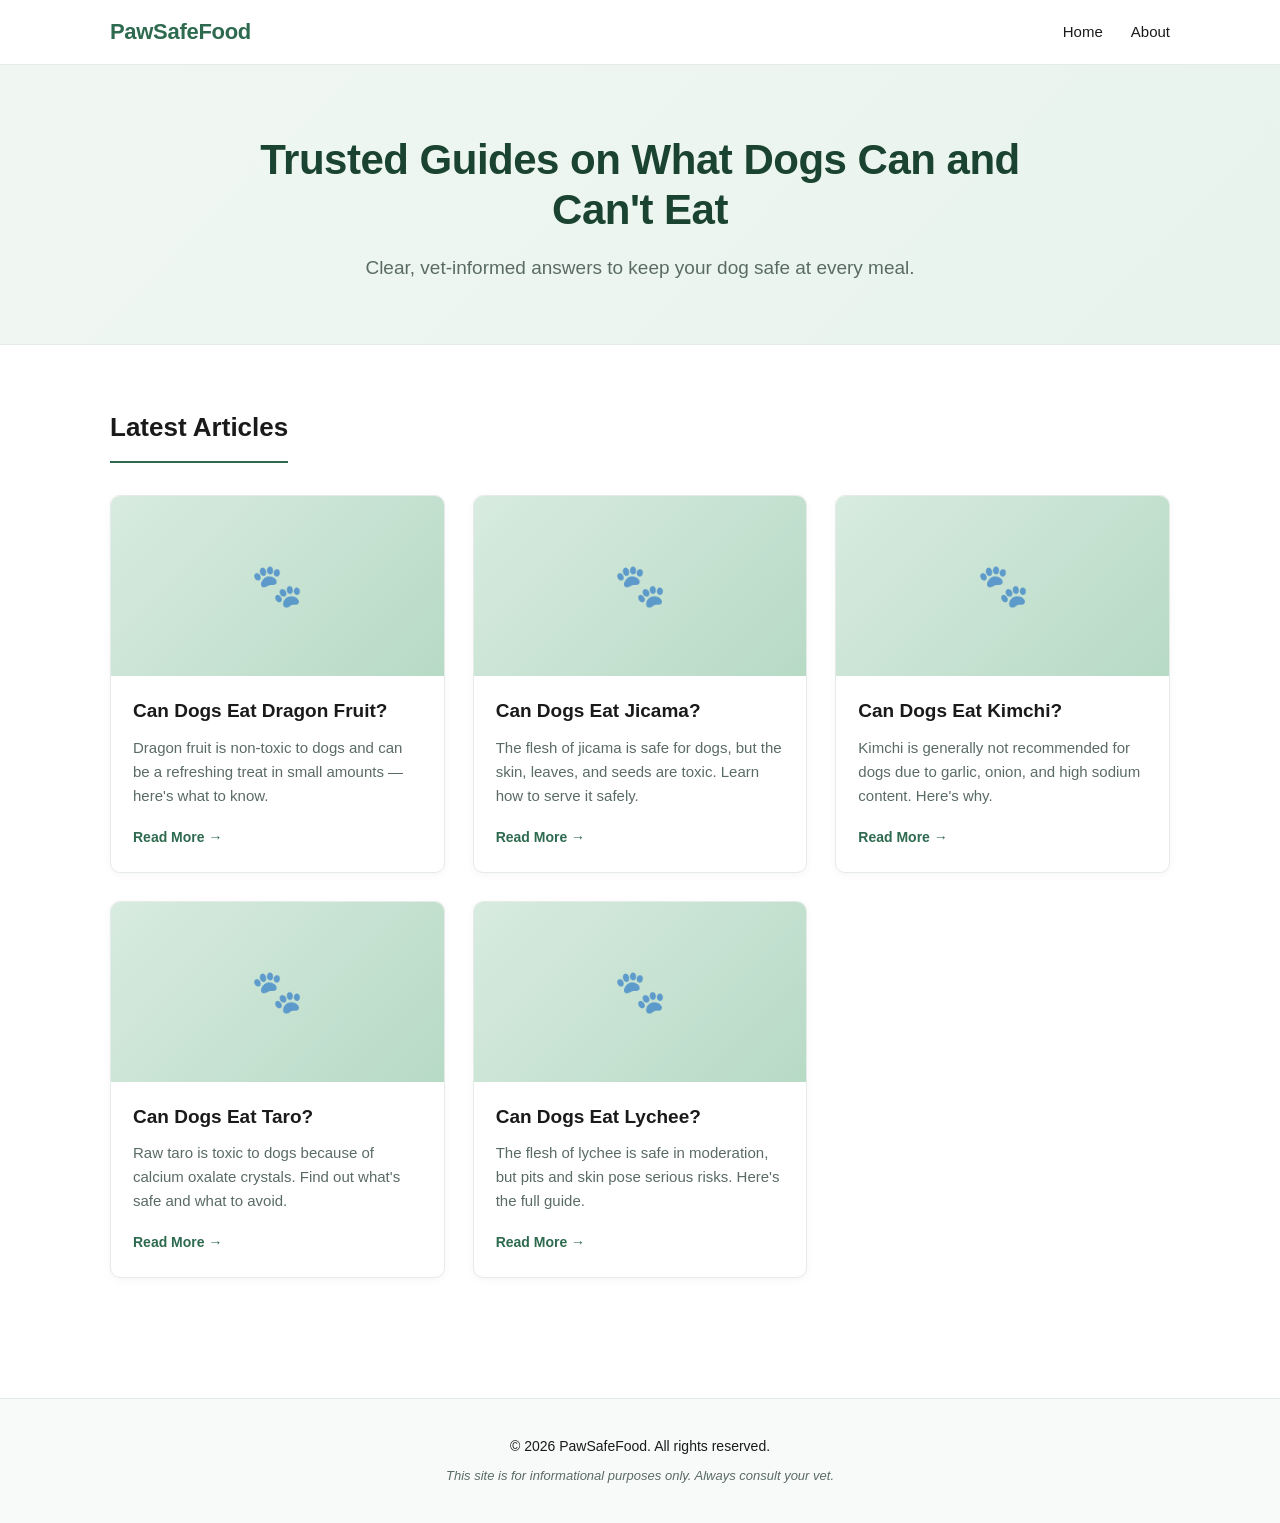
<file: index.html>
<!DOCTYPE html>
<html lang="en">
<head>
    <meta charset="UTF-8">
    <meta name="viewport" content="width=device-width, initial-scale=1.0">
    <title>PawSafeFood - Trusted Guides on What Dogs Can and Can't Eat</title>
    <meta name="description" content="PawSafeFood provides trusted, vet-informed guides on what dogs can and can't eat. Find safe foods, toxic foods, and feeding tips for your dog.">
    <meta name="keywords" content="dog food safety, what dogs can eat, foods toxic to dogs, dog diet guide">
    <link rel="stylesheet" href="style.css">
</head>
<body>

    <!-- Navigation -->
    <header class="site-header">
        <div class="container nav-container">
            <a href="index.html" class="site-logo">PawSafeFood</a>
            <nav class="site-nav">
                <a href="index.html">Home</a>
                <a href="about.html">About</a>
            </nav>
        </div>
    </header>

    <!-- Hero Section -->
    <section class="hero">
        <div class="container">
            <h1>Trusted Guides on What Dogs Can and Can't Eat</h1>
            <p class="hero-subtitle">Clear, vet-informed answers to keep your dog safe at every meal.</p>
        </div>
    </section>

    <!-- Article List -->
    <main class="container main-content">
        <h2 class="section-title">Latest Articles</h2>

        <div class="article-grid">

            <article class="article-card">
                <div class="card-image-placeholder" aria-label="Dragon fruit and dog illustration"></div>
                <div class="card-body">
                    <h3><a href="can-dogs-eat-dragon-fruit.html">Can Dogs Eat Dragon Fruit?</a></h3>
                    <p>Dragon fruit is non-toxic to dogs and can be a refreshing treat in small amounts — here's what to know.</p>
                    <a href="can-dogs-eat-dragon-fruit.html" class="read-more">Read More →</a>
                </div>
            </article>

            <article class="article-card">
                <div class="card-image-placeholder" aria-label="Jicama and dog illustration"></div>
                <div class="card-body">
                    <h3><a href="can-dogs-eat-jicama.html">Can Dogs Eat Jicama?</a></h3>
                    <p>The flesh of jicama is safe for dogs, but the skin, leaves, and seeds are toxic. Learn how to serve it safely.</p>
                    <a href="can-dogs-eat-jicama.html" class="read-more">Read More →</a>
                </div>
            </article>

            <article class="article-card">
                <div class="card-image-placeholder" aria-label="Kimchi and dog illustration"></div>
                <div class="card-body">
                    <h3><a href="can-dogs-eat-kimchi.html">Can Dogs Eat Kimchi?</a></h3>
                    <p>Kimchi is generally not recommended for dogs due to garlic, onion, and high sodium content. Here's why.</p>
                    <a href="can-dogs-eat-kimchi.html" class="read-more">Read More →</a>
                </div>
            </article>

            <article class="article-card">
                <div class="card-image-placeholder" aria-label="Taro root and dog illustration"></div>
                <div class="card-body">
                    <h3><a href="can-dogs-eat-taro.html">Can Dogs Eat Taro?</a></h3>
                    <p>Raw taro is toxic to dogs because of calcium oxalate crystals. Find out what's safe and what to avoid.</p>
                    <a href="can-dogs-eat-taro.html" class="read-more">Read More →</a>
                </div>
            </article>

            <article class="article-card">
                <div class="card-image-placeholder" aria-label="Lychee fruit and dog illustration"></div>
                <div class="card-body">
                    <h3><a href="can-dogs-eat-lychee.html">Can Dogs Eat Lychee?</a></h3>
                    <p>The flesh of lychee is safe in moderation, but pits and skin pose serious risks. Here's the full guide.</p>
                    <a href="can-dogs-eat-lychee.html" class="read-more">Read More →</a>
                </div>
            </article>

        </div>
    </main>

    <!-- Footer -->
    <footer class="site-footer">
        <div class="container">
            <p class="copyright">&copy; 2026 PawSafeFood. All rights reserved.</p>
            <p class="disclaimer">This site is for informational purposes only. Always consult your vet.</p>
        </div>
    </footer>

</body>
</html>
</file>
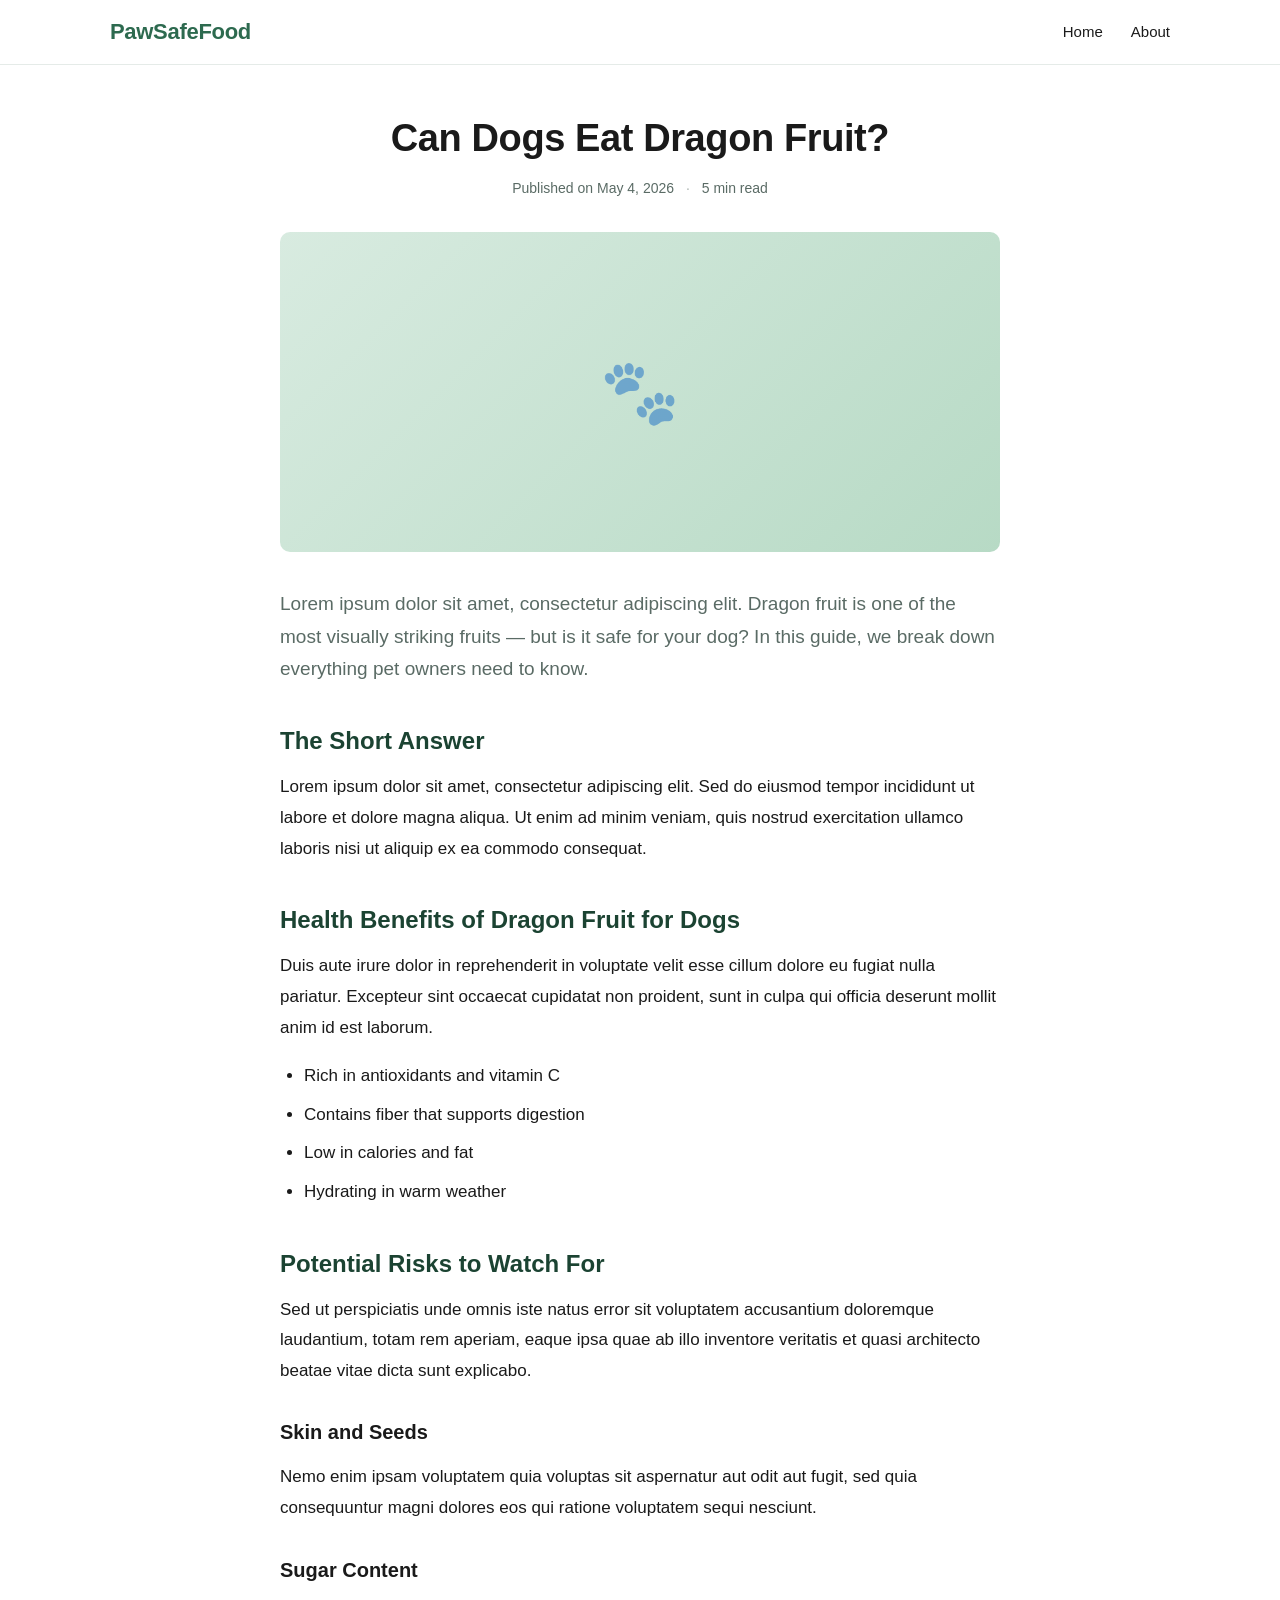
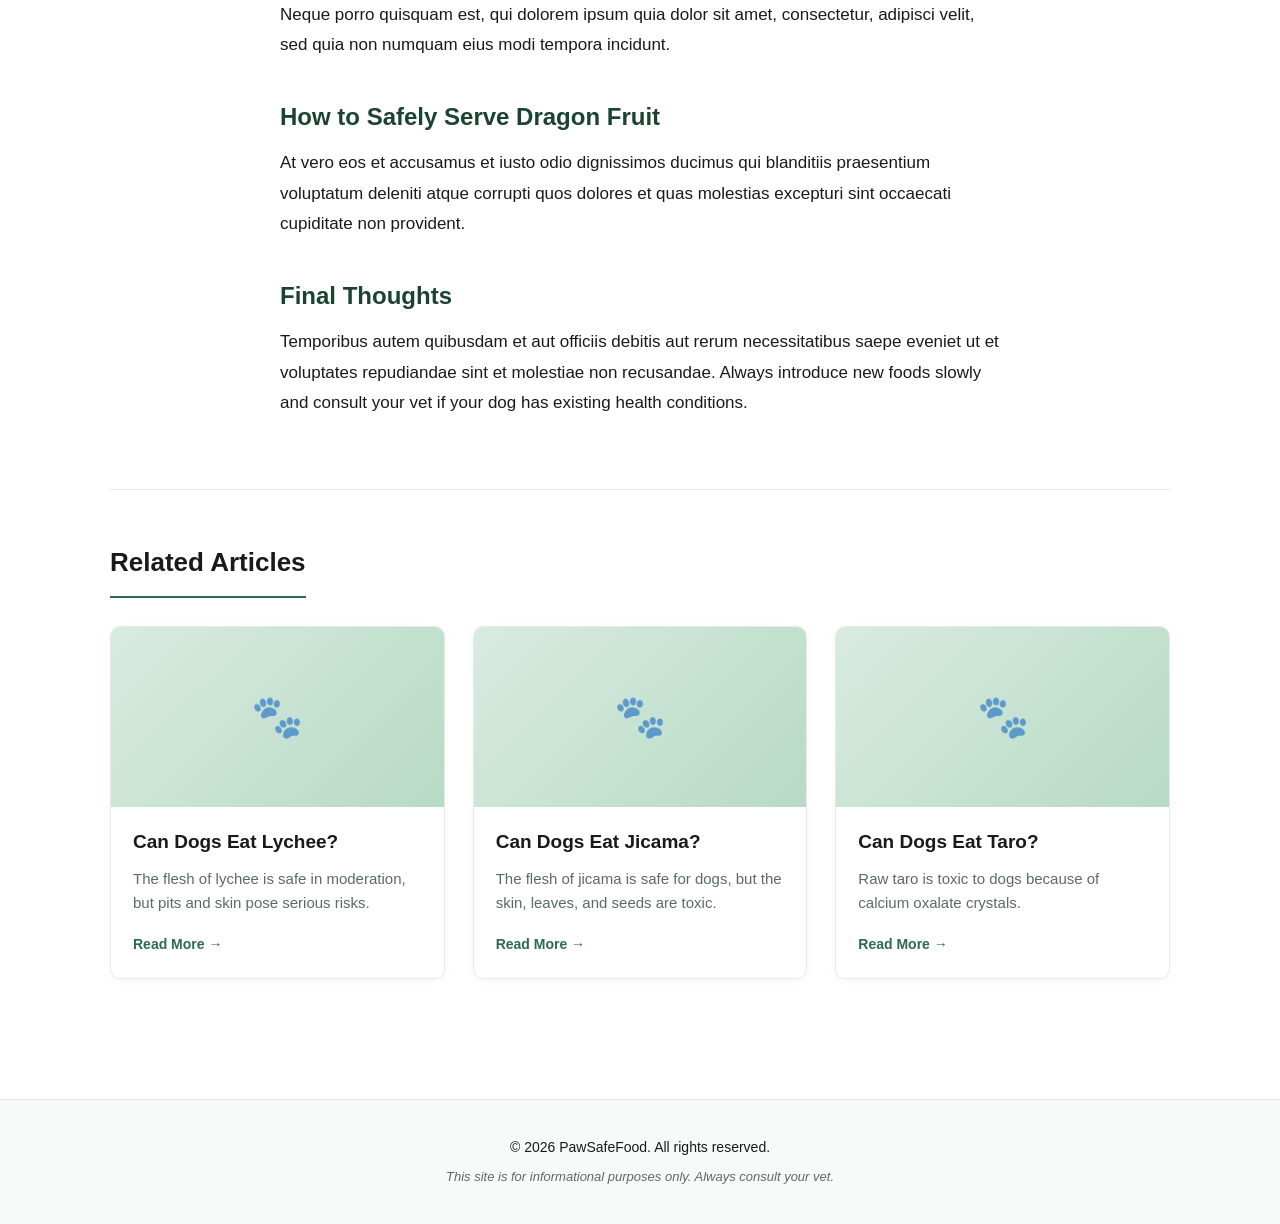
<file: article-template.html>
<!DOCTYPE html>
<html lang="en">
<head>
    <meta charset="UTF-8">
    <meta name="viewport" content="width=device-width, initial-scale=1.0">
    <title>Can Dogs Eat Dragon Fruit? Safety Guide | PawSafeFood</title>
    <meta name="description" content="Is dragon fruit safe for dogs? Learn the benefits, risks, and how to serve dragon fruit to your dog safely. Vet-informed guide from PawSafeFood.">
    <link rel="stylesheet" href="style.css">
</head>
<body>

    <!-- Navigation -->
    <header class="site-header">
        <div class="container nav-container">
            <a href="index.html" class="site-logo">PawSafeFood</a>
            <nav class="site-nav">
                <a href="index.html">Home</a>
                <a href="about.html">About</a>
            </nav>
        </div>
    </header>

    <!-- Article -->
    <main class="container article-page">

        <article class="article-content">
            <header class="article-header">
                <h1>Can Dogs Eat Dragon Fruit?</h1>
                <p class="article-meta">
                    <time datetime="2026-05-04">Published on May 4, 2026</time>
                    <span class="separator">·</span>
                    <span>5 min read</span>
                </p>
            </header>

            <div class="article-image-placeholder" aria-label="Dragon fruit on a wooden table with a dog looking at it"></div>

            <div class="article-body">
                <p class="lead">Lorem ipsum dolor sit amet, consectetur adipiscing elit. Dragon fruit is one of the most visually striking fruits — but is it safe for your dog? In this guide, we break down everything pet owners need to know.</p>

                <h2>The Short Answer</h2>
                <p>Lorem ipsum dolor sit amet, consectetur adipiscing elit. Sed do eiusmod tempor incididunt ut labore et dolore magna aliqua. Ut enim ad minim veniam, quis nostrud exercitation ullamco laboris nisi ut aliquip ex ea commodo consequat.</p>

                <h2>Health Benefits of Dragon Fruit for Dogs</h2>
                <p>Duis aute irure dolor in reprehenderit in voluptate velit esse cillum dolore eu fugiat nulla pariatur. Excepteur sint occaecat cupidatat non proident, sunt in culpa qui officia deserunt mollit anim id est laborum.</p>
                <ul>
                    <li>Rich in antioxidants and vitamin C</li>
                    <li>Contains fiber that supports digestion</li>
                    <li>Low in calories and fat</li>
                    <li>Hydrating in warm weather</li>
                </ul>

                <h2>Potential Risks to Watch For</h2>
                <p>Sed ut perspiciatis unde omnis iste natus error sit voluptatem accusantium doloremque laudantium, totam rem aperiam, eaque ipsa quae ab illo inventore veritatis et quasi architecto beatae vitae dicta sunt explicabo.</p>

                <h3>Skin and Seeds</h3>
                <p>Nemo enim ipsam voluptatem quia voluptas sit aspernatur aut odit aut fugit, sed quia consequuntur magni dolores eos qui ratione voluptatem sequi nesciunt.</p>

                <h3>Sugar Content</h3>
                <p>Neque porro quisquam est, qui dolorem ipsum quia dolor sit amet, consectetur, adipisci velit, sed quia non numquam eius modi tempora incidunt.</p>

                <h2>How to Safely Serve Dragon Fruit</h2>
                <p>At vero eos et accusamus et iusto odio dignissimos ducimus qui blanditiis praesentium voluptatum deleniti atque corrupti quos dolores et quas molestias excepturi sint occaecati cupiditate non provident.</p>

                <h2>Final Thoughts</h2>
                <p>Temporibus autem quibusdam et aut officiis debitis aut rerum necessitatibus saepe eveniet ut et voluptates repudiandae sint et molestiae non recusandae. Always introduce new foods slowly and consult your vet if your dog has existing health conditions.</p>
            </div>
        </article>

        <!-- Related Articles -->
        <section class="related-section">
            <h2 class="section-title">Related Articles</h2>
            <div class="article-grid">

                <article class="article-card">
                    <div class="card-image-placeholder" aria-label="Lychee fruit illustration"></div>
                    <div class="card-body">
                        <h3><a href="article-template.html">Can Dogs Eat Lychee?</a></h3>
                        <p>The flesh of lychee is safe in moderation, but pits and skin pose serious risks.</p>
                        <a href="article-template.html" class="read-more">Read More →</a>
                    </div>
                </article>

                <article class="article-card">
                    <div class="card-image-placeholder" aria-label="Jicama illustration"></div>
                    <div class="card-body">
                        <h3><a href="article-template.html">Can Dogs Eat Jicama?</a></h3>
                        <p>The flesh of jicama is safe for dogs, but the skin, leaves, and seeds are toxic.</p>
                        <a href="article-template.html" class="read-more">Read More →</a>
                    </div>
                </article>

                <article class="article-card">
                    <div class="card-image-placeholder" aria-label="Taro root illustration"></div>
                    <div class="card-body">
                        <h3><a href="article-template.html">Can Dogs Eat Taro?</a></h3>
                        <p>Raw taro is toxic to dogs because of calcium oxalate crystals.</p>
                        <a href="article-template.html" class="read-more">Read More →</a>
                    </div>
                </article>

            </div>
        </section>

    </main>

    <!-- Footer -->
    <footer class="site-footer">
        <div class="container">
            <p class="copyright">&copy; 2026 PawSafeFood. All rights reserved.</p>
            <p class="disclaimer">This site is for informational purposes only. Always consult your vet.</p>
        </div>
    </footer>

</body>
</html>
</file>
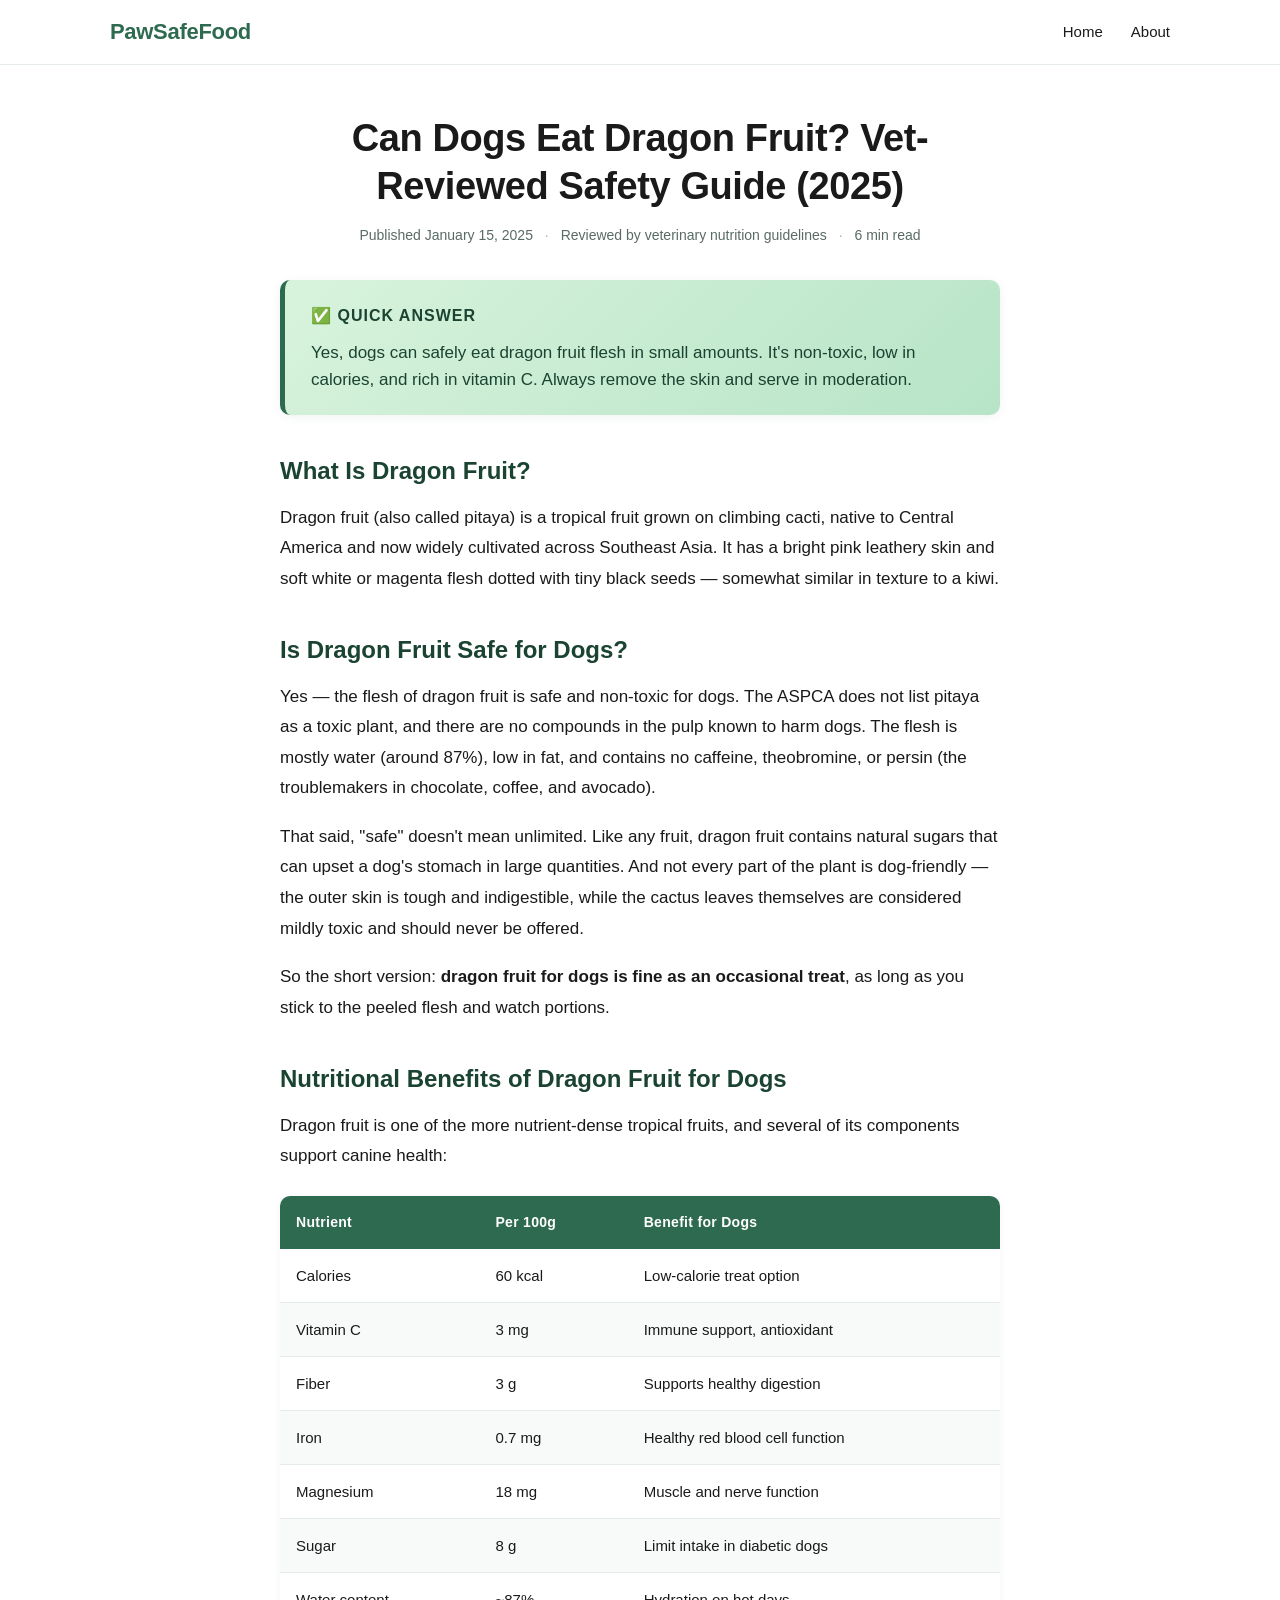
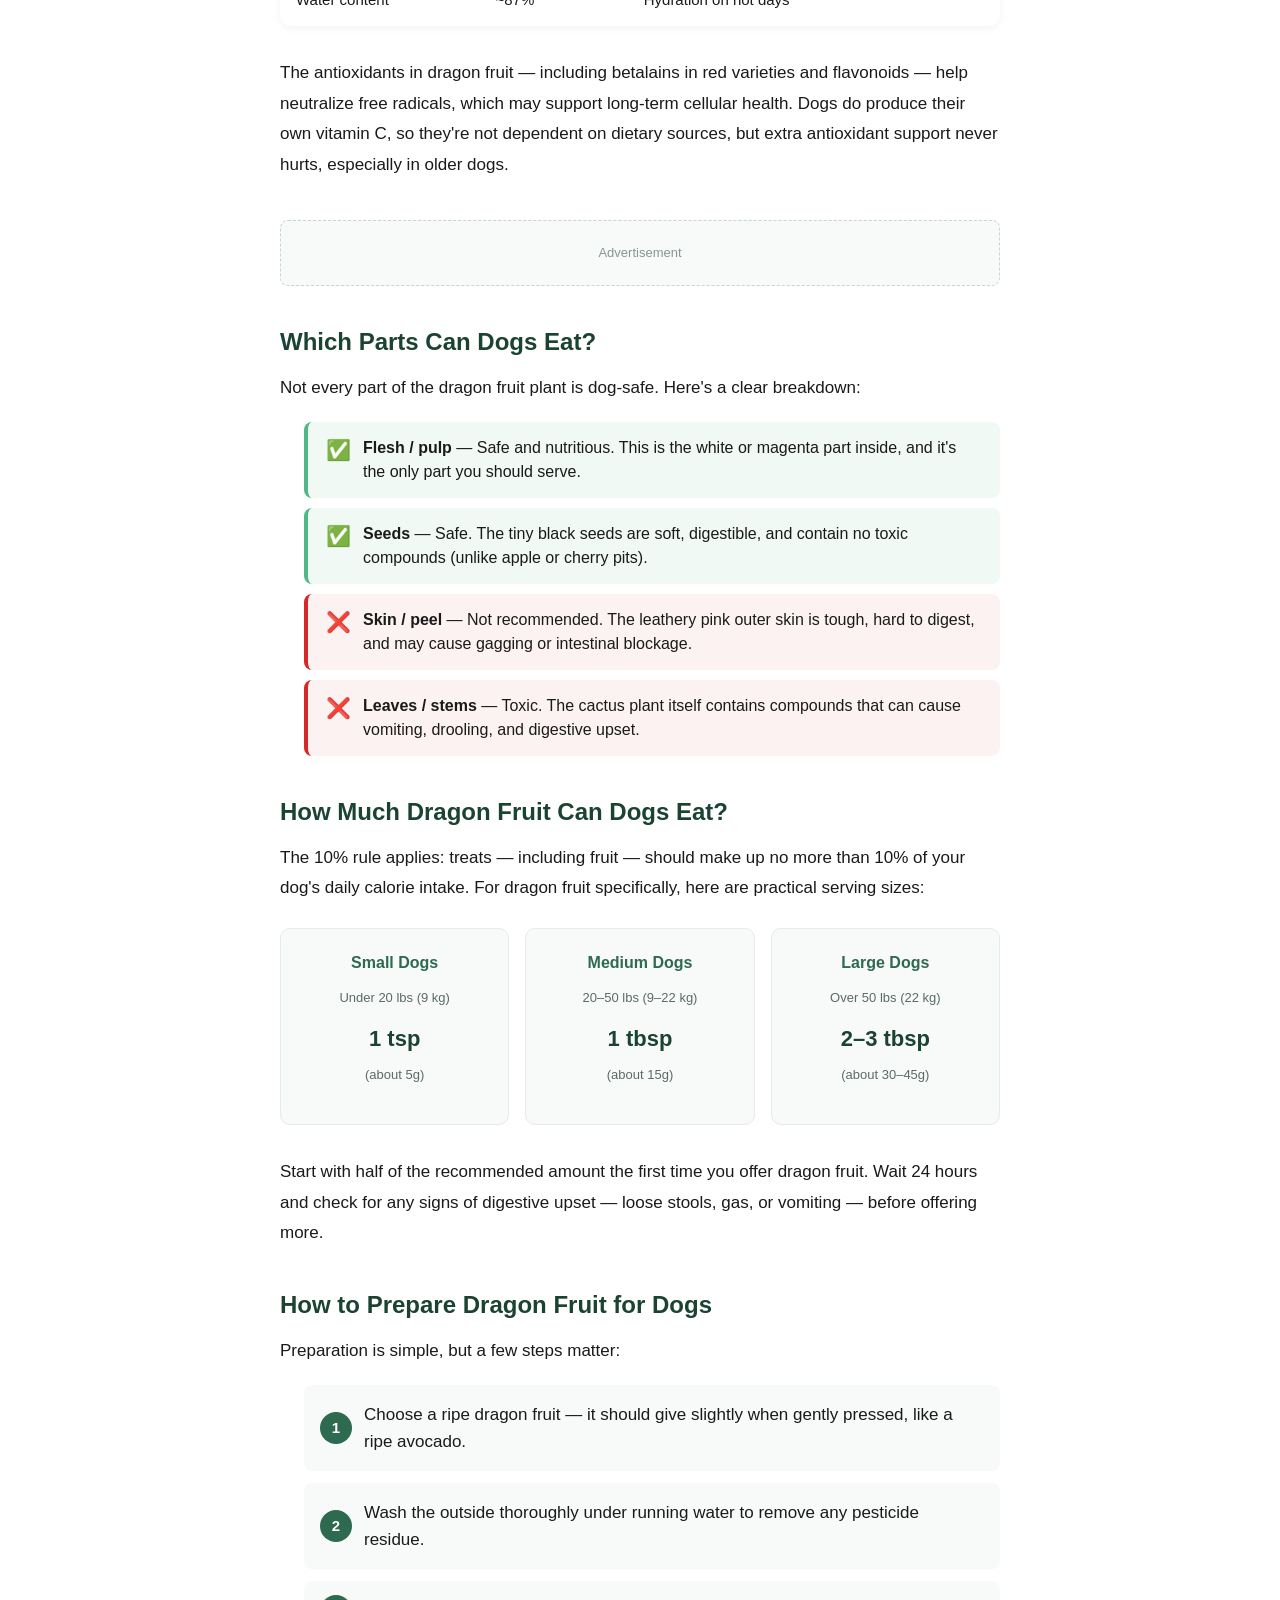
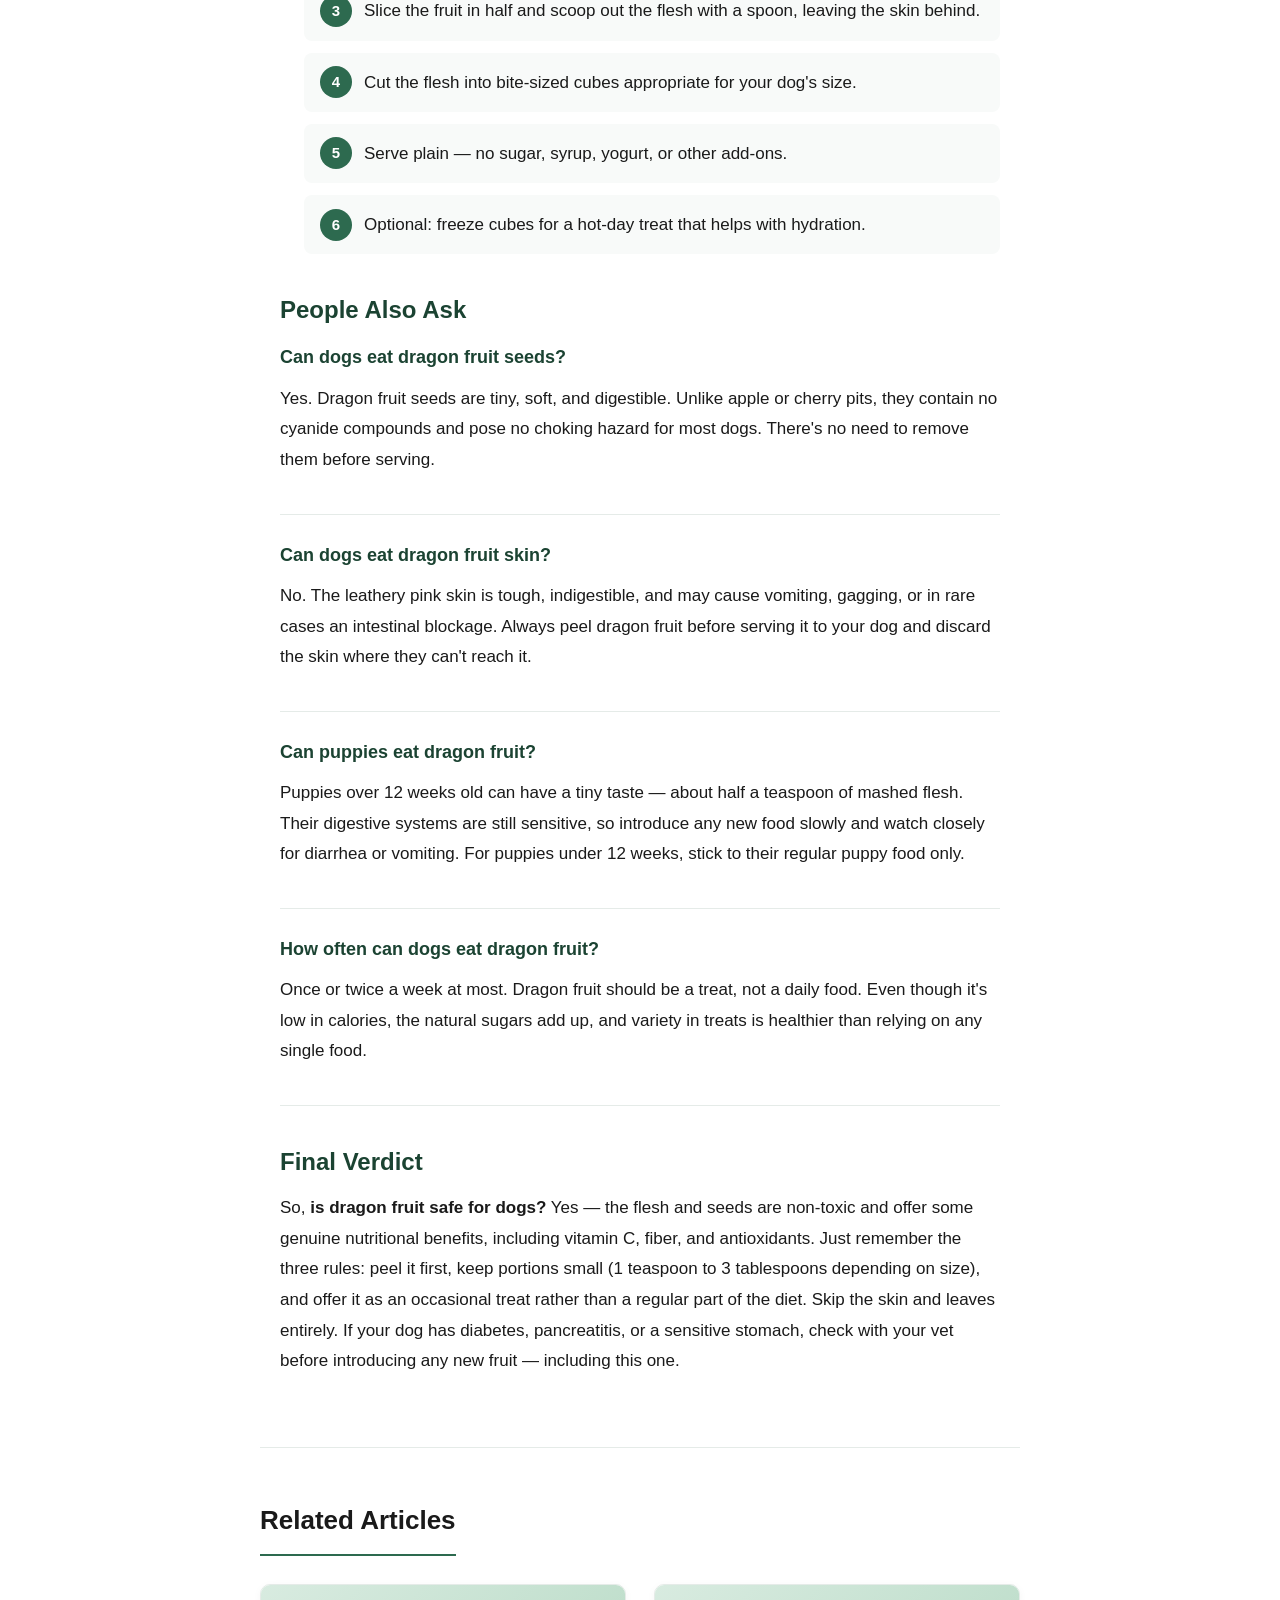
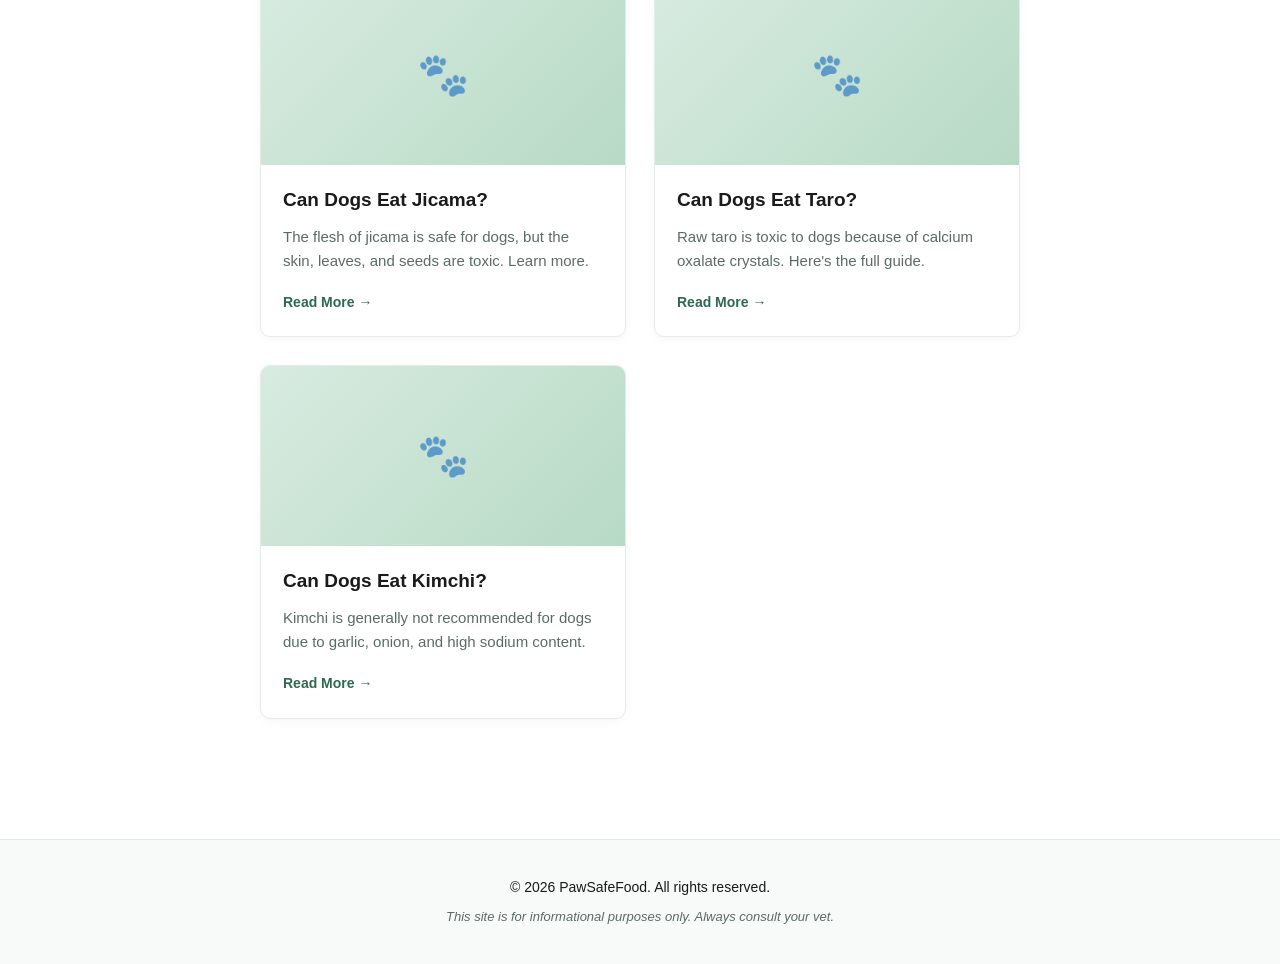
<file: can-dogs-eat-dragon-fruit.html>
<!DOCTYPE html>
<html lang="en">
<head>
    <meta charset="UTF-8">
    <meta name="viewport" content="width=device-width, initial-scale=1.0">
    <title>Can Dogs Eat Dragon Fruit? Safe or Not for Dogs (2025)</title>
    <meta name="description" content="Wondering if dogs can eat dragon fruit? Learn which parts are safe, which are toxic, how much to feed, and vet-approved serving tips.">
    <meta name="keywords" content="can dogs eat dragon fruit, dragon fruit for dogs, is dragon fruit safe for dogs, dogs eat dragon fruit">
    <link rel="canonical" href="https://pawsafefood.com/can-dogs-eat-dragon-fruit.html">

    <!-- Open Graph -->
    <meta property="og:title" content="Can Dogs Eat Dragon Fruit? Safe or Not for Dogs (2025)">
    <meta property="og:description" content="Wondering if dogs can eat dragon fruit? Learn which parts are safe, which are toxic, how much to feed, and vet-approved serving tips.">
    <meta property="og:type" content="article">

    <link rel="stylesheet" href="style.css">

    <!-- Article-specific styles -->
    <style>
        .article-page-narrow {
            max-width: 800px;
            margin: 0 auto;
            padding: 50px 20px 60px;
        }

        /* Quick Answer Box */
        .quick-answer {
            background: linear-gradient(135deg, #d8f3dc 0%, #b7e4c7 100%);
            border-left: 5px solid #2d6a4f;
            border-radius: 10px;
            padding: 22px 26px;
            margin: 28px 0 36px;
            box-shadow: 0 2px 10px rgba(45, 106, 79, 0.08);
        }

        .quick-answer h2 {
            font-size: 16px;
            text-transform: uppercase;
            letter-spacing: 1px;
            color: #1b4332;
            margin: 0 0 10px 0;
            font-weight: 700;
            border: none;
            padding: 0;
        }

        .quick-answer p {
            font-size: 17px;
            color: #1b4332;
            margin: 0;
            line-height: 1.6;
            font-weight: 500;
        }

        /* Nutrition Table */
        .nutrition-table {
            width: 100%;
            border-collapse: collapse;
            margin: 24px 0 32px;
            font-size: 15px;
            border-radius: 10px;
            overflow: hidden;
            box-shadow: 0 2px 8px rgba(0, 0, 0, 0.05);
        }

        .nutrition-table thead {
            background-color: #2d6a4f;
            color: #ffffff;
        }

        .nutrition-table th {
            text-align: left;
            padding: 14px 16px;
            font-weight: 600;
            font-size: 14px;
            letter-spacing: 0.3px;
        }

        .nutrition-table td {
            padding: 13px 16px;
            border-bottom: 1px solid #e5ebe8;
        }

        .nutrition-table tbody tr:nth-child(even) {
            background-color: #f8faf9;
        }

        .nutrition-table tbody tr:last-child td {
            border-bottom: none;
        }

        /* Check / Cross Lists */
        .safety-list {
            list-style: none;
            padding: 0;
            margin: 20px 0 32px;
        }

        .safety-list li {
            padding: 14px 18px;
            margin-bottom: 10px;
            border-radius: 8px;
            font-size: 16px;
            line-height: 1.5;
            display: flex;
            align-items: flex-start;
            gap: 12px;
        }

        .safety-list li.safe {
            background-color: #f0f9f4;
            border-left: 4px solid #52b788;
        }

        .safety-list li.unsafe {
            background-color: #fdf2f2;
            border-left: 4px solid #d62828;
        }

        .safety-list .icon {
            font-size: 20px;
            flex-shrink: 0;
            line-height: 1.4;
        }

        .safety-list strong {
            color: #1a1a1a;
        }

        /* Serving Size Cards */
        .serving-cards {
            display: grid;
            grid-template-columns: repeat(auto-fit, minmax(220px, 1fr));
            gap: 16px;
            margin: 24px 0 32px;
        }

        .serving-card {
            background-color: #f8faf9;
            border: 1px solid #e5ebe8;
            border-radius: 10px;
            padding: 20px;
            text-align: center;
        }

        .serving-card h4 {
            color: #2d6a4f;
            font-size: 16px;
            margin: 0 0 8px;
            font-weight: 700;
        }

        .serving-card .weight {
            font-size: 13px;
            color: #5a6b65;
            margin-bottom: 10px;
        }

        .serving-card .amount {
            font-size: 22px;
            font-weight: 700;
            color: #1b4332;
        }

        .serving-card .amount small {
            display: block;
            font-size: 13px;
            font-weight: 500;
            color: #5a6b65;
            margin-top: 4px;
        }

        /* Steps List */
        .steps-list {
            counter-reset: step;
            list-style: none;
            padding: 0;
            margin: 20px 0 32px;
        }

        .steps-list li {
            counter-increment: step;
            padding: 16px 16px 16px 60px;
            margin-bottom: 12px;
            background-color: #f8faf9;
            border-radius: 8px;
            position: relative;
            line-height: 1.6;
        }

        .steps-list li::before {
            content: counter(step);
            position: absolute;
            left: 16px;
            top: 50%;
            transform: translateY(-50%);
            width: 32px;
            height: 32px;
            background-color: #2d6a4f;
            color: #ffffff;
            border-radius: 50%;
            display: flex;
            align-items: center;
            justify-content: center;
            font-weight: 700;
            font-size: 15px;
        }

        /* FAQ */
        .faq-item {
            margin-bottom: 24px;
            padding-bottom: 20px;
            border-bottom: 1px solid #e5ebe8;
        }

        .faq-item:last-child {
            border-bottom: none;
        }

        .faq-item h3 {
            color: #1b4332;
            font-size: 18px;
            margin: 0 0 10px;
        }

        /* Ad Space */
        .ad-space {
            margin: 40px 0;
            padding: 20px;
            text-align: center;
            background-color: #f8faf9;
            border: 1px dashed #c9d4cf;
            border-radius: 8px;
            color: #8a958f;
            font-size: 13px;
        }

        @media (max-width: 640px) {
            .article-page-narrow {
                padding: 30px 16px 40px;
            }

            .nutrition-table {
                font-size: 14px;
            }

            .nutrition-table th,
            .nutrition-table td {
                padding: 10px 12px;
            }

            .serving-cards {
                grid-template-columns: 1fr;
            }
        }
    </style>

    <!-- Schema.org Article + FAQ -->
    <script type="application/ld+json">
    {
        "@context": "https://schema.org",
        "@type": "Article",
        "headline": "Can Dogs Eat Dragon Fruit? Vet-Reviewed Safety Guide (2025)",
        "description": "Wondering if dogs can eat dragon fruit? Learn which parts are safe, which are toxic, how much to feed, and vet-approved serving tips.",
        "author": { "@type": "Organization", "name": "PawSafeFood" },
        "publisher": { "@type": "Organization", "name": "PawSafeFood" },
        "datePublished": "2025-01-15",
        "dateModified": "2025-01-15"
    }
    </script>

    <script type="application/ld+json">
    {
        "@context": "https://schema.org",
        "@type": "FAQPage",
        "mainEntity": [
            {
                "@type": "Question",
                "name": "Can dogs eat dragon fruit seeds?",
                "acceptedAnswer": {
                    "@type": "Answer",
                    "text": "Yes. Dragon fruit seeds are tiny, soft, and digestible. Unlike apple or cherry pits, they contain no cyanide compounds and pose no choking hazard for most dogs."
                }
            },
            {
                "@type": "Question",
                "name": "Can dogs eat dragon fruit skin?",
                "acceptedAnswer": {
                    "@type": "Answer",
                    "text": "No. The leathery pink skin is tough, indigestible, and may cause vomiting, gagging, or intestinal blockage. Always peel dragon fruit before serving it to your dog."
                }
            },
            {
                "@type": "Question",
                "name": "Can puppies eat dragon fruit?",
                "acceptedAnswer": {
                    "@type": "Answer",
                    "text": "Puppies over 12 weeks old can have a tiny taste — about half a teaspoon of mashed flesh. Their digestive systems are sensitive, so introduce slowly and watch for any reaction."
                }
            },
            {
                "@type": "Question",
                "name": "How often can dogs eat dragon fruit?",
                "acceptedAnswer": {
                    "@type": "Answer",
                    "text": "Once or twice a week at most. Dragon fruit should be a treat, not a daily food. All treats combined should make up no more than 10% of your dog's daily calories."
                }
            }
        ]
    }
    </script>
</head>
<body>

    <!-- Navigation -->
    <header class="site-header">
        <div class="container nav-container">
            <a href="index.html" class="site-logo">PawSafeFood</a>
            <nav class="site-nav">
                <a href="index.html">Home</a>
                <a href="about.html">About</a>
            </nav>
        </div>
    </header>

    <!-- Article -->
    <main class="article-page-narrow">

        <article class="article-content">

            <header class="article-header">
                <h1>Can Dogs Eat Dragon Fruit? Vet-Reviewed Safety Guide (2025)</h1>
                <p class="article-meta">
                    <time datetime="2025-01-15">Published January 15, 2025</time>
                    <span class="separator">·</span>
                    <span>Reviewed by veterinary nutrition guidelines</span>
                    <span class="separator">·</span>
                    <span>6 min read</span>
                </p>
            </header>

            <!-- Quick Answer -->
            <div class="quick-answer">
                <h2>✅ Quick Answer</h2>
                <p>Yes, dogs can safely eat dragon fruit flesh in small amounts. It's non-toxic, low in calories, and rich in vitamin C. Always remove the skin and serve in moderation.</p>
            </div>

            <div class="article-body">

                <h2>What Is Dragon Fruit?</h2>
                <p>Dragon fruit (also called pitaya) is a tropical fruit grown on climbing cacti, native to Central America and now widely cultivated across Southeast Asia. It has a bright pink leathery skin and soft white or magenta flesh dotted with tiny black seeds — somewhat similar in texture to a kiwi.</p>

                <h2>Is Dragon Fruit Safe for Dogs?</h2>
                <p>Yes — the flesh of dragon fruit is safe and non-toxic for dogs. The ASPCA does not list pitaya as a toxic plant, and there are no compounds in the pulp known to harm dogs. The flesh is mostly water (around 87%), low in fat, and contains no caffeine, theobromine, or persin (the troublemakers in chocolate, coffee, and avocado).</p>

                <p>That said, "safe" doesn't mean unlimited. Like any fruit, dragon fruit contains natural sugars that can upset a dog's stomach in large quantities. And not every part of the plant is dog-friendly — the outer skin is tough and indigestible, while the cactus leaves themselves are considered mildly toxic and should never be offered.</p>

                <p>So the short version: <strong>dragon fruit for dogs is fine as an occasional treat</strong>, as long as you stick to the peeled flesh and watch portions.</p>

                <h2>Nutritional Benefits of Dragon Fruit for Dogs</h2>
                <p>Dragon fruit is one of the more nutrient-dense tropical fruits, and several of its components support canine health:</p>

                <table class="nutrition-table">
                    <thead>
                        <tr>
                            <th>Nutrient</th>
                            <th>Per 100g</th>
                            <th>Benefit for Dogs</th>
                        </tr>
                    </thead>
                    <tbody>
                        <tr>
                            <td>Calories</td>
                            <td>60 kcal</td>
                            <td>Low-calorie treat option</td>
                        </tr>
                        <tr>
                            <td>Vitamin C</td>
                            <td>3 mg</td>
                            <td>Immune support, antioxidant</td>
                        </tr>
                        <tr>
                            <td>Fiber</td>
                            <td>3 g</td>
                            <td>Supports healthy digestion</td>
                        </tr>
                        <tr>
                            <td>Iron</td>
                            <td>0.7 mg</td>
                            <td>Healthy red blood cell function</td>
                        </tr>
                        <tr>
                            <td>Magnesium</td>
                            <td>18 mg</td>
                            <td>Muscle and nerve function</td>
                        </tr>
                        <tr>
                            <td>Sugar</td>
                            <td>8 g</td>
                            <td>Limit intake in diabetic dogs</td>
                        </tr>
                        <tr>
                            <td>Water content</td>
                            <td>~87%</td>
                            <td>Hydration on hot days</td>
                        </tr>
                    </tbody>
                </table>

                <p>The antioxidants in dragon fruit — including betalains in red varieties and flavonoids — help neutralize free radicals, which may support long-term cellular health. Dogs do produce their own vitamin C, so they're not dependent on dietary sources, but extra antioxidant support never hurts, especially in older dogs.</p>

                <!-- ADSPACE: Insert Google AdSense code here -->
                <div class="ad-space">
                    <!-- ADSPACE: Insert Google AdSense code here -->
                    Advertisement
                </div>

                <h2>Which Parts Can Dogs Eat?</h2>
                <p>Not every part of the dragon fruit plant is dog-safe. Here's a clear breakdown:</p>

                <ul class="safety-list">
                    <li class="safe">
                        <span class="icon">✅</span>
                        <span><strong>Flesh / pulp</strong> — Safe and nutritious. This is the white or magenta part inside, and it's the only part you should serve.</span>
                    </li>
                    <li class="safe">
                        <span class="icon">✅</span>
                        <span><strong>Seeds</strong> — Safe. The tiny black seeds are soft, digestible, and contain no toxic compounds (unlike apple or cherry pits).</span>
                    </li>
                    <li class="unsafe">
                        <span class="icon">❌</span>
                        <span><strong>Skin / peel</strong> — Not recommended. The leathery pink outer skin is tough, hard to digest, and may cause gagging or intestinal blockage.</span>
                    </li>
                    <li class="unsafe">
                        <span class="icon">❌</span>
                        <span><strong>Leaves / stems</strong> — Toxic. The cactus plant itself contains compounds that can cause vomiting, drooling, and digestive upset.</span>
                    </li>
                </ul>

                <h2>How Much Dragon Fruit Can Dogs Eat?</h2>
                <p>The 10% rule applies: treats — including fruit — should make up no more than 10% of your dog's daily calorie intake. For dragon fruit specifically, here are practical serving sizes:</p>

                <div class="serving-cards">
                    <div class="serving-card">
                        <h4>Small Dogs</h4>
                        <p class="weight">Under 20 lbs (9 kg)</p>
                        <p class="amount">1 tsp<small>(about 5g)</small></p>
                    </div>
                    <div class="serving-card">
                        <h4>Medium Dogs</h4>
                        <p class="weight">20–50 lbs (9–22 kg)</p>
                        <p class="amount">1 tbsp<small>(about 15g)</small></p>
                    </div>
                    <div class="serving-card">
                        <h4>Large Dogs</h4>
                        <p class="weight">Over 50 lbs (22 kg)</p>
                        <p class="amount">2–3 tbsp<small>(about 30–45g)</small></p>
                    </div>
                </div>

                <p>Start with half of the recommended amount the first time you offer dragon fruit. Wait 24 hours and check for any signs of digestive upset — loose stools, gas, or vomiting — before offering more.</p>

                <h2>How to Prepare Dragon Fruit for Dogs</h2>
                <p>Preparation is simple, but a few steps matter:</p>

                <ol class="steps-list">
                    <li>Choose a ripe dragon fruit — it should give slightly when gently pressed, like a ripe avocado.</li>
                    <li>Wash the outside thoroughly under running water to remove any pesticide residue.</li>
                    <li>Slice the fruit in half and scoop out the flesh with a spoon, leaving the skin behind.</li>
                    <li>Cut the flesh into bite-sized cubes appropriate for your dog's size.</li>
                    <li>Serve plain — no sugar, syrup, yogurt, or other add-ons.</li>
                    <li>Optional: freeze cubes for a hot-day treat that helps with hydration.</li>
                </ol>

                <h2>People Also Ask</h2>

                <div class="faq-item">
                    <h3>Can dogs eat dragon fruit seeds?</h3>
                    <p>Yes. Dragon fruit seeds are tiny, soft, and digestible. Unlike apple or cherry pits, they contain no cyanide compounds and pose no choking hazard for most dogs. There's no need to remove them before serving.</p>
                </div>

                <div class="faq-item">
                    <h3>Can dogs eat dragon fruit skin?</h3>
                    <p>No. The leathery pink skin is tough, indigestible, and may cause vomiting, gagging, or in rare cases an intestinal blockage. Always peel dragon fruit before serving it to your dog and discard the skin where they can't reach it.</p>
                </div>

                <div class="faq-item">
                    <h3>Can puppies eat dragon fruit?</h3>
                    <p>Puppies over 12 weeks old can have a tiny taste — about half a teaspoon of mashed flesh. Their digestive systems are still sensitive, so introduce any new food slowly and watch closely for diarrhea or vomiting. For puppies under 12 weeks, stick to their regular puppy food only.</p>
                </div>

                <div class="faq-item">
                    <h3>How often can dogs eat dragon fruit?</h3>
                    <p>Once or twice a week at most. Dragon fruit should be a treat, not a daily food. Even though it's low in calories, the natural sugars add up, and variety in treats is healthier than relying on any single food.</p>
                </div>

                <h2>Final Verdict</h2>
                <p>So, <strong>is dragon fruit safe for dogs?</strong> Yes — the flesh and seeds are non-toxic and offer some genuine nutritional benefits, including vitamin C, fiber, and antioxidants. Just remember the three rules: peel it first, keep portions small (1 teaspoon to 3 tablespoons depending on size), and offer it as an occasional treat rather than a regular part of the diet. Skip the skin and leaves entirely. If your dog has diabetes, pancreatitis, or a sensitive stomach, check with your vet before introducing any new fruit — including this one.</p>

            </div>

        </article>

        <!-- Related Articles -->
        <section class="related-section">
            <h2 class="section-title">Related Articles</h2>
            <div class="article-grid">

                <article class="article-card">
                    <div class="card-image-placeholder" aria-label="Jicama illustration"></div>
                    <div class="card-body">
                        <h3><a href="can-dogs-eat-jicama.html">Can Dogs Eat Jicama?</a></h3>
                        <p>The flesh of jicama is safe for dogs, but the skin, leaves, and seeds are toxic. Learn more.</p>
                        <a href="can-dogs-eat-jicama.html" class="read-more">Read More →</a>
                    </div>
                </article>

                <article class="article-card">
                    <div class="card-image-placeholder" aria-label="Taro root illustration"></div>
                    <div class="card-body">
                        <h3><a href="can-dogs-eat-taro.html">Can Dogs Eat Taro?</a></h3>
                        <p>Raw taro is toxic to dogs because of calcium oxalate crystals. Here's the full guide.</p>
                        <a href="can-dogs-eat-taro.html" class="read-more">Read More →</a>
                    </div>
                </article>

                <article class="article-card">
                    <div class="card-image-placeholder" aria-label="Kimchi illustration"></div>
                    <div class="card-body">
                        <h3><a href="can-dogs-eat-kimchi.html">Can Dogs Eat Kimchi?</a></h3>
                        <p>Kimchi is generally not recommended for dogs due to garlic, onion, and high sodium content.</p>
                        <a href="can-dogs-eat-kimchi.html" class="read-more">Read More →</a>
                    </div>
                </article>

            </div>
        </section>

    </main>

    <!-- Footer -->
    <footer class="site-footer">
        <div class="container">
            <p class="copyright">&copy; 2026 PawSafeFood. All rights reserved.</p>
            <p class="disclaimer">This site is for informational purposes only. Always consult your vet.</p>
        </div>
    </footer>

</body>
</html>
</file>
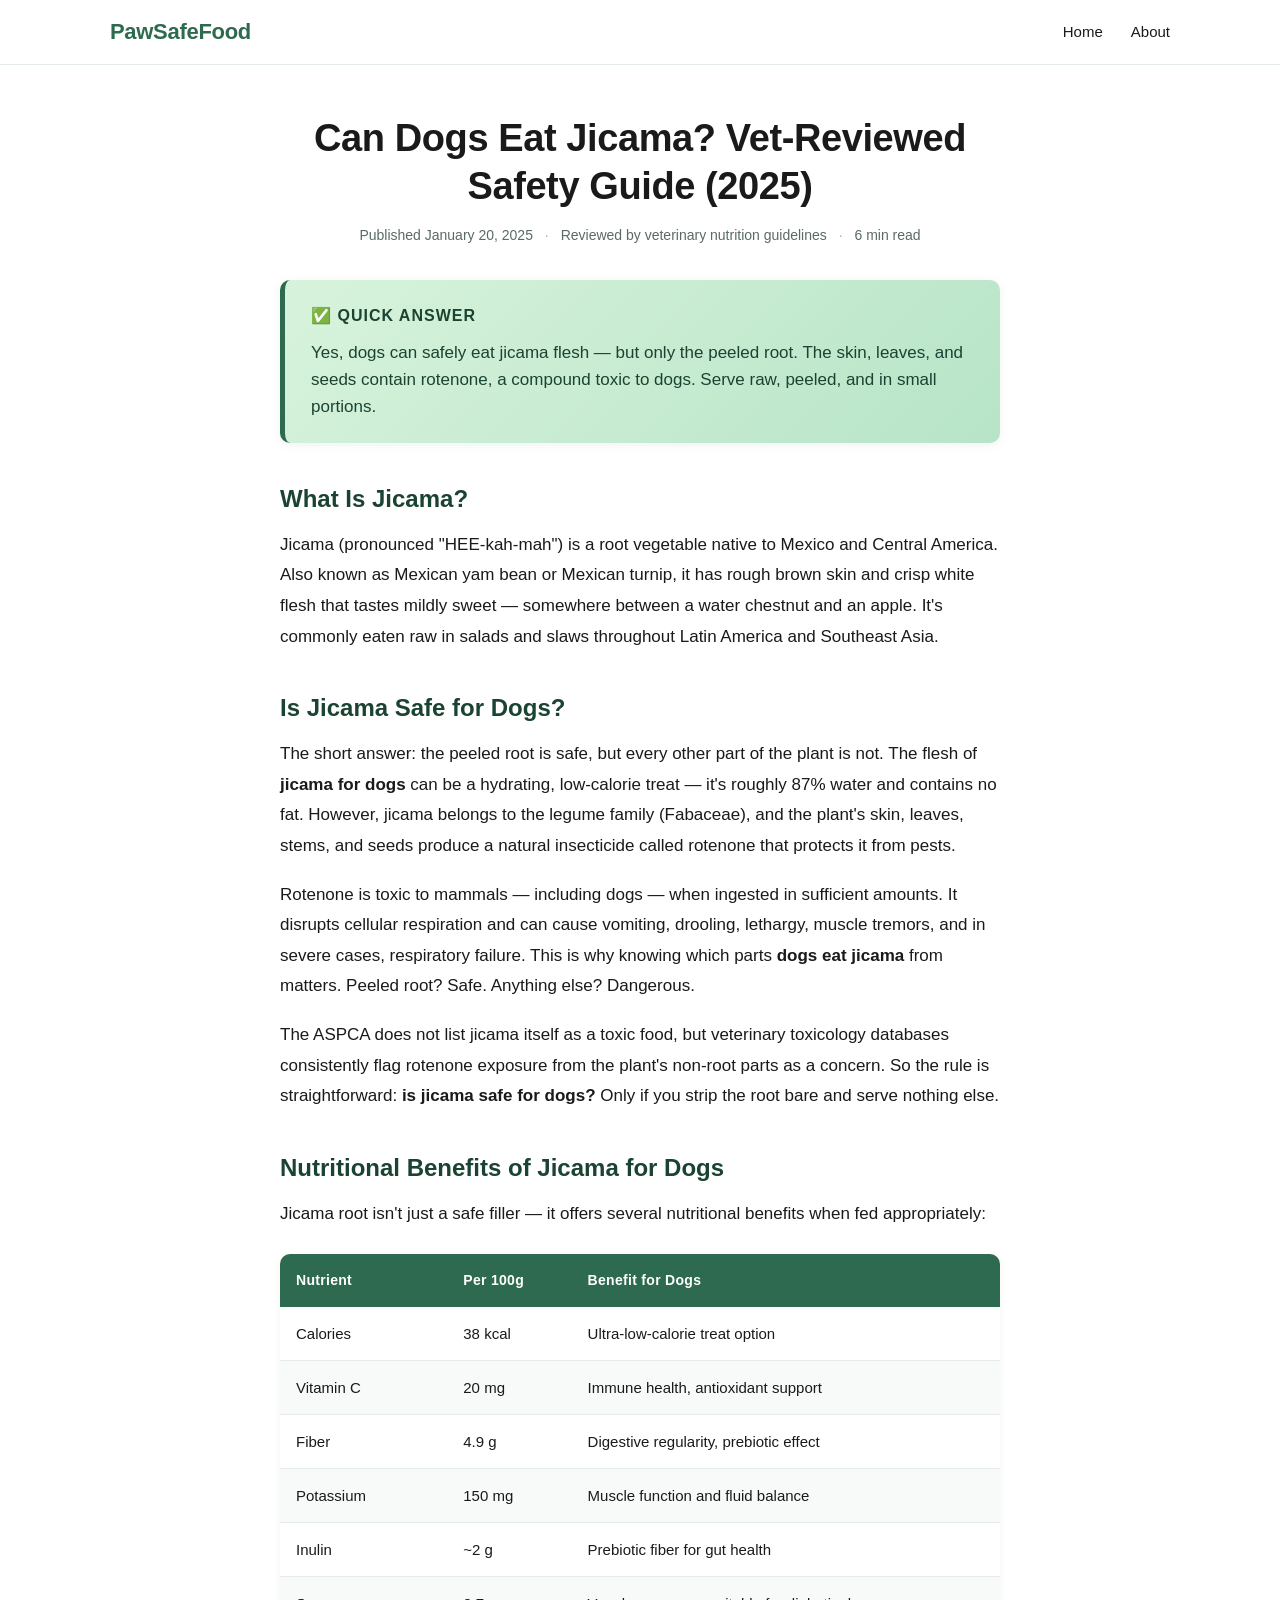
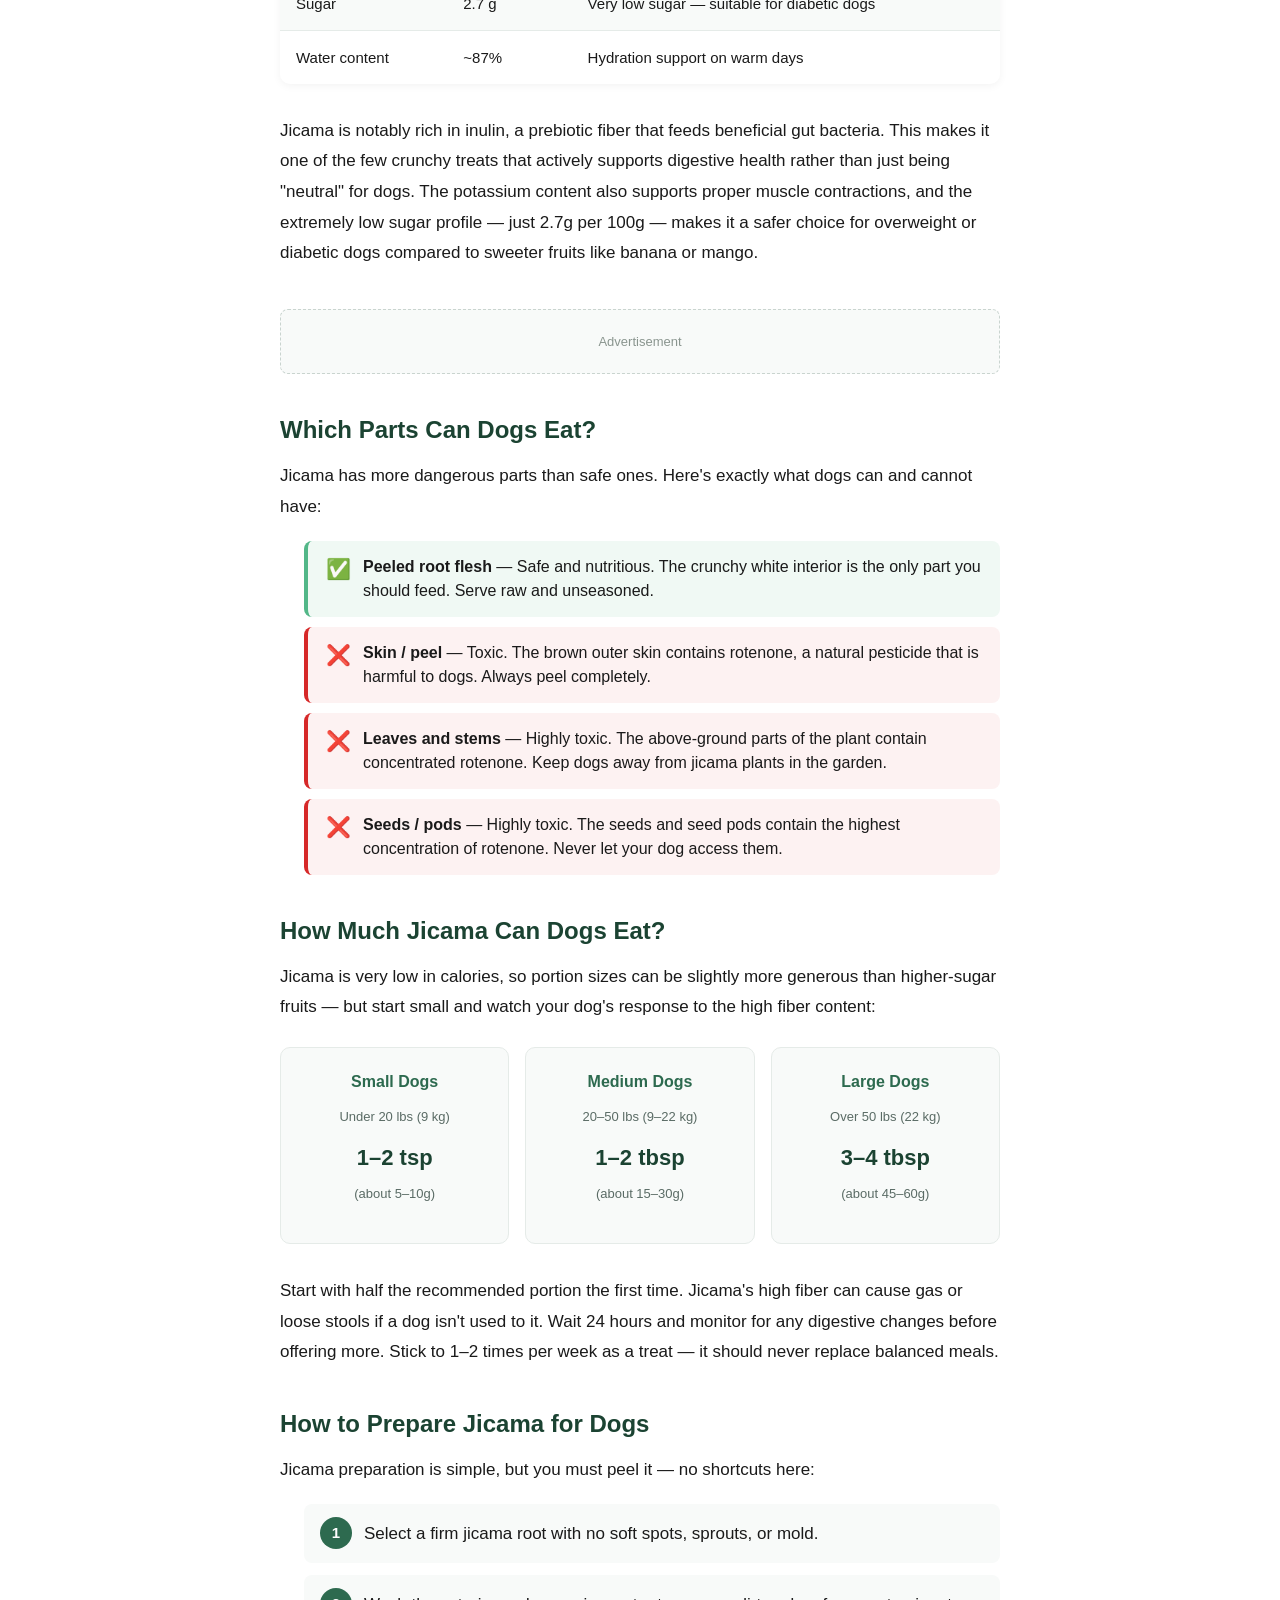
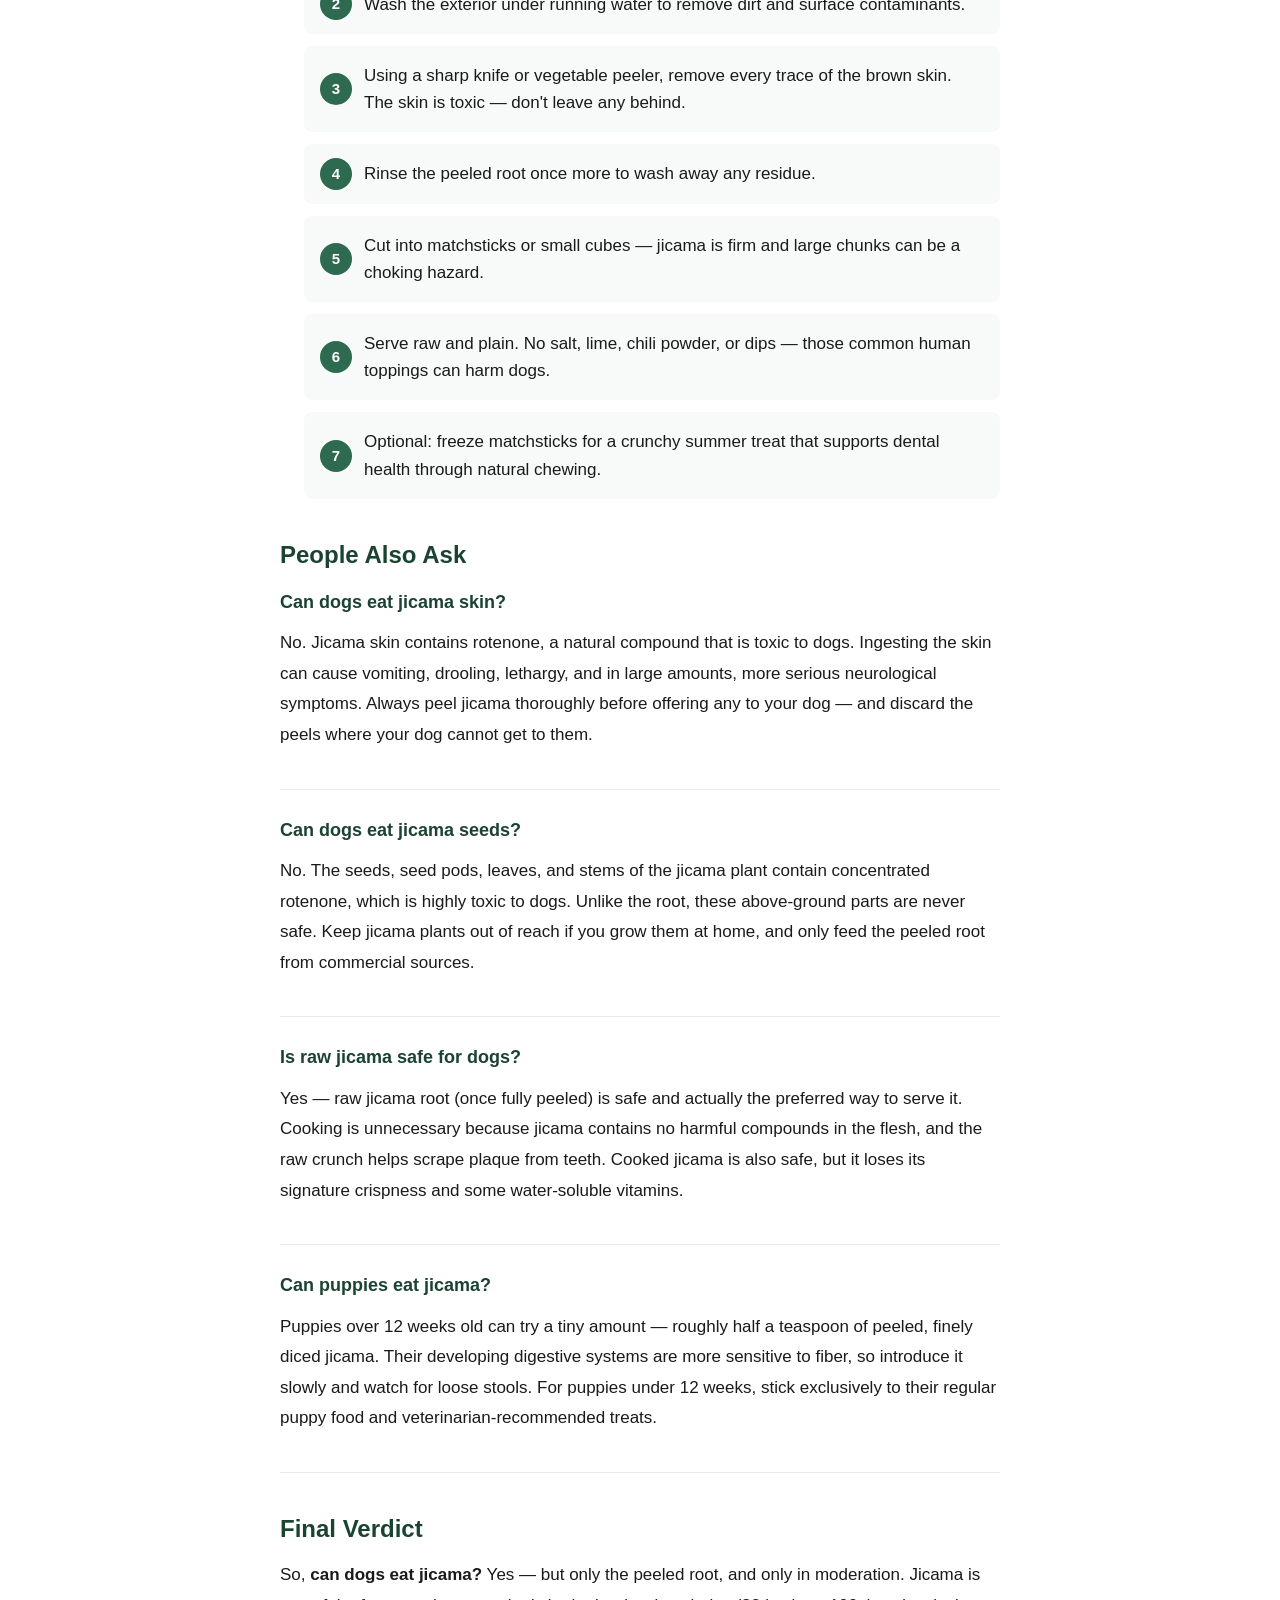
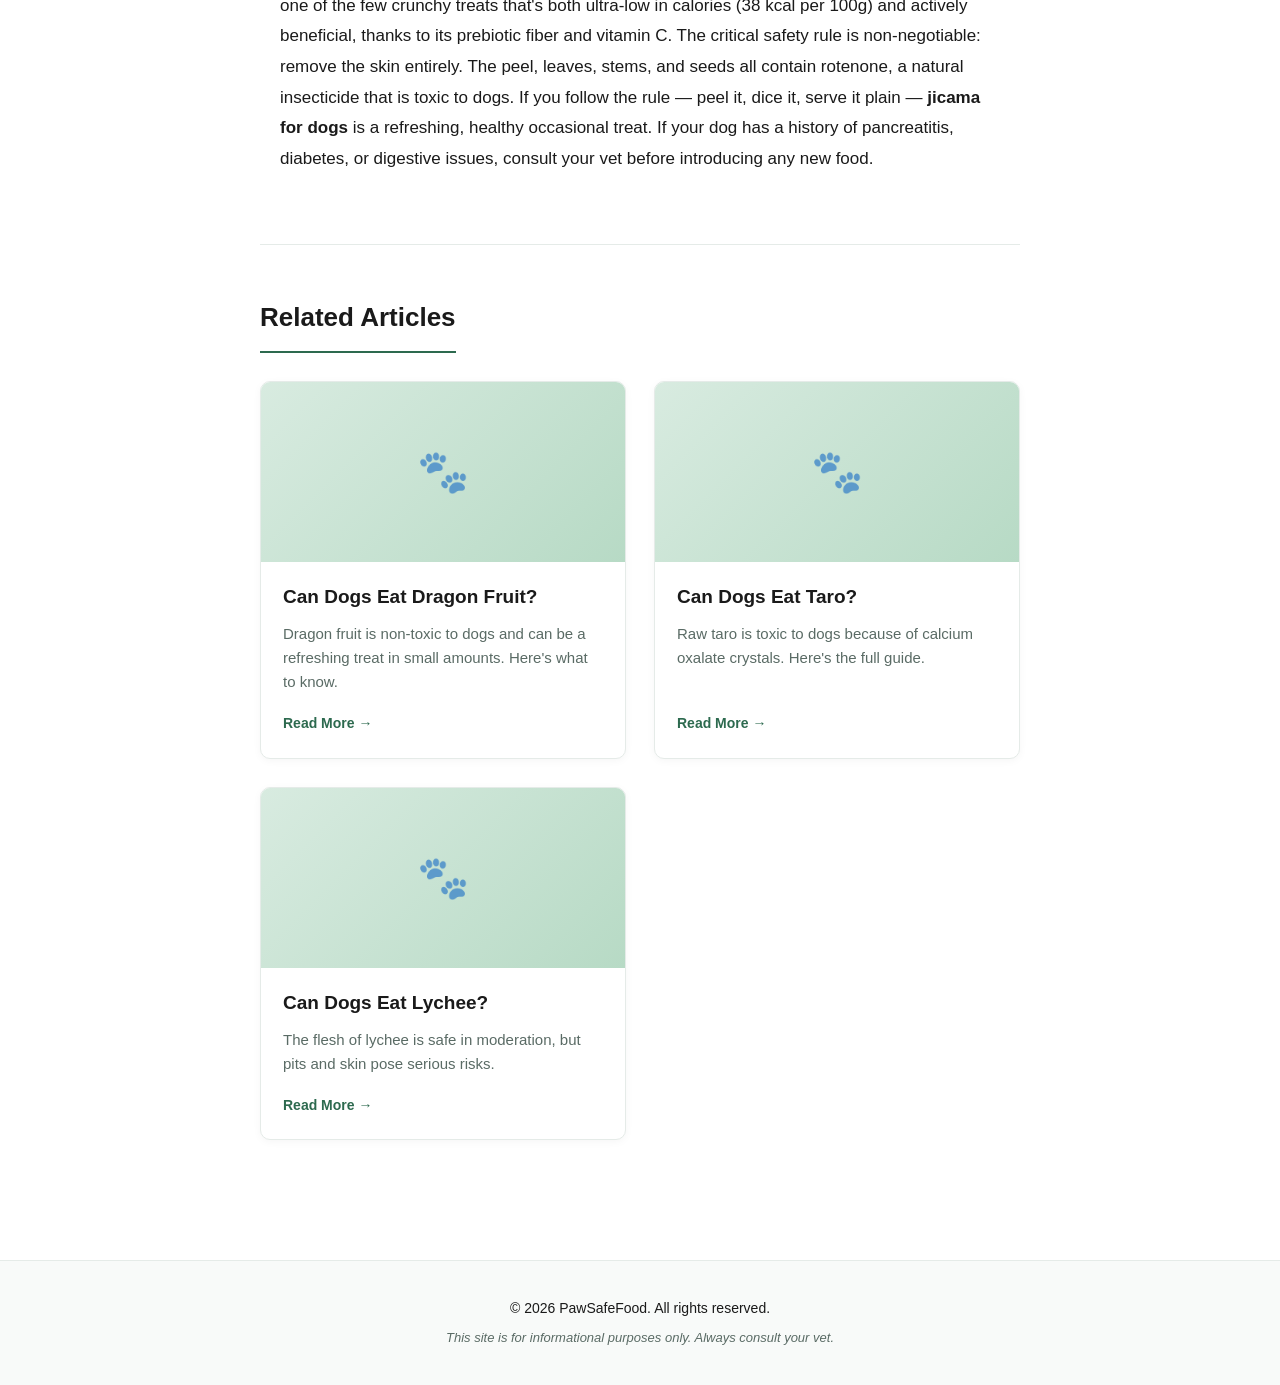
<file: can-dogs-eat-jicama.html>
<!DOCTYPE html>
<html lang="en">
<head>
    <meta charset="UTF-8">
    <meta name="viewport" content="width=device-width, initial-scale=1.0">
    <title>Can Dogs Eat Jicama? Safe or Not for Dogs (2025)</title>
    <meta name="description" content="Wondering if dogs can eat jicama? Learn which parts are safe, which are toxic, how much to feed, and vet-approved serving tips.">
    <meta name="keywords" content="can dogs eat jicama, jicama for dogs, is jicama safe for dogs, dogs eat jicama">
    <link rel="canonical" href="https://pawsafefood.com/can-dogs-eat-jicama.html">

    <meta property="og:title" content="Can Dogs Eat Jicama? Safe or Not for Dogs (2025)">
    <meta property="og:description" content="Wondering if dogs can eat jicama? Learn which parts are safe, which are toxic, how much to feed, and vet-approved serving tips.">
    <meta property="og:type" content="article">

    <link rel="stylesheet" href="style.css">

    <style>
        .article-page-narrow {
            max-width: 800px;
            margin: 0 auto;
            padding: 50px 20px 60px;
        }

        .quick-answer {
            background: linear-gradient(135deg, #d8f3dc 0%, #b7e4c7 100%);
            border-left: 5px solid #2d6a4f;
            border-radius: 10px;
            padding: 22px 26px;
            margin: 28px 0 36px;
            box-shadow: 0 2px 10px rgba(45, 106, 79, 0.08);
        }

        .quick-answer h2 {
            font-size: 16px;
            text-transform: uppercase;
            letter-spacing: 1px;
            color: #1b4332;
            margin: 0 0 10px 0;
            font-weight: 700;
            border: none;
            padding: 0;
        }

        .quick-answer p {
            font-size: 17px;
            color: #1b4332;
            margin: 0;
            line-height: 1.6;
            font-weight: 500;
        }

        .nutrition-table {
            width: 100%;
            border-collapse: collapse;
            margin: 24px 0 32px;
            font-size: 15px;
            border-radius: 10px;
            overflow: hidden;
            box-shadow: 0 2px 8px rgba(0, 0, 0, 0.05);
        }

        .nutrition-table thead {
            background-color: #2d6a4f;
            color: #ffffff;
        }

        .nutrition-table th {
            text-align: left;
            padding: 14px 16px;
            font-weight: 600;
            font-size: 14px;
            letter-spacing: 0.3px;
        }

        .nutrition-table td {
            padding: 13px 16px;
            border-bottom: 1px solid #e5ebe8;
        }

        .nutrition-table tbody tr:nth-child(even) {
            background-color: #f8faf9;
        }

        .nutrition-table tbody tr:last-child td {
            border-bottom: none;
        }

        .safety-list {
            list-style: none;
            padding: 0;
            margin: 20px 0 32px;
        }

        .safety-list li {
            padding: 14px 18px;
            margin-bottom: 10px;
            border-radius: 8px;
            font-size: 16px;
            line-height: 1.5;
            display: flex;
            align-items: flex-start;
            gap: 12px;
        }

        .safety-list li.safe {
            background-color: #f0f9f4;
            border-left: 4px solid #52b788;
        }

        .safety-list li.unsafe {
            background-color: #fdf2f2;
            border-left: 4px solid #d62828;
        }

        .safety-list .icon {
            font-size: 20px;
            flex-shrink: 0;
            line-height: 1.4;
        }

        .safety-list strong {
            color: #1a1a1a;
        }

        .serving-cards {
            display: grid;
            grid-template-columns: repeat(auto-fit, minmax(220px, 1fr));
            gap: 16px;
            margin: 24px 0 32px;
        }

        .serving-card {
            background-color: #f8faf9;
            border: 1px solid #e5ebe8;
            border-radius: 10px;
            padding: 20px;
            text-align: center;
        }

        .serving-card h4 {
            color: #2d6a4f;
            font-size: 16px;
            margin: 0 0 8px;
            font-weight: 700;
        }

        .serving-card .weight {
            font-size: 13px;
            color: #5a6b65;
            margin-bottom: 10px;
        }

        .serving-card .amount {
            font-size: 22px;
            font-weight: 700;
            color: #1b4332;
        }

        .serving-card .amount small {
            display: block;
            font-size: 13px;
            font-weight: 500;
            color: #5a6b65;
            margin-top: 4px;
        }

        .steps-list {
            counter-reset: step;
            list-style: none;
            padding: 0;
            margin: 20px 0 32px;
        }

        .steps-list li {
            counter-increment: step;
            padding: 16px 16px 16px 60px;
            margin-bottom: 12px;
            background-color: #f8faf9;
            border-radius: 8px;
            position: relative;
            line-height: 1.6;
        }

        .steps-list li::before {
            content: counter(step);
            position: absolute;
            left: 16px;
            top: 50%;
            transform: translateY(-50%);
            width: 32px;
            height: 32px;
            background-color: #2d6a4f;
            color: #ffffff;
            border-radius: 50%;
            display: flex;
            align-items: center;
            justify-content: center;
            font-weight: 700;
            font-size: 15px;
        }

        .faq-item {
            margin-bottom: 24px;
            padding-bottom: 20px;
            border-bottom: 1px solid #e5ebe8;
        }

        .faq-item:last-child {
            border-bottom: none;
        }

        .faq-item h3 {
            color: #1b4332;
            font-size: 18px;
            margin: 0 0 10px;
        }

        .ad-space {
            margin: 40px 0;
            padding: 20px;
            text-align: center;
            background-color: #f8faf9;
            border: 1px dashed #c9d4cf;
            border-radius: 8px;
            color: #8a958f;
            font-size: 13px;
        }

        @media (max-width: 640px) {
            .article-page-narrow {
                padding: 30px 16px 40px;
            }
            .nutrition-table {
                font-size: 14px;
            }
            .nutrition-table th,
            .nutrition-table td {
                padding: 10px 12px;
            }
            .serving-cards {
                grid-template-columns: 1fr;
            }
        }
    </style>

    <script type="application/ld+json">
    {
        "@context": "https://schema.org",
        "@type": "Article",
        "headline": "Can Dogs Eat Jicama? Vet-Reviewed Safety Guide (2025)",
        "description": "Wondering if dogs can eat jicama? Learn which parts are safe, which are toxic, how much to feed, and vet-approved serving tips.",
        "author": { "@type": "Organization", "name": "PawSafeFood" },
        "publisher": { "@type": "Organization", "name": "PawSafeFood" },
        "datePublished": "2025-01-20",
        "dateModified": "2025-01-20"
    }
    </script>

    <script type="application/ld+json">
    {
        "@context": "https://schema.org",
        "@type": "FAQPage",
        "mainEntity": [
            {
                "@type": "Question",
                "name": "Can dogs eat jicama skin?",
                "acceptedAnswer": {
                    "@type": "Answer",
                    "text": "No. Jicama skin contains rotenone, a natural compound that is toxic to dogs and can cause vomiting, drooling, and neurological symptoms. Always peel jicama thoroughly before offering it to your dog."
                }
            },
            {
                "@type": "Question",
                "name": "Can dogs eat jicama seeds?",
                "acceptedAnswer": {
                    "@type": "Answer",
                    "text": "No. The seeds and leaves of the jicama plant contain concentrated rotenone, which is highly toxic to dogs. Only the peeled, fleshy root is safe for canine consumption."
                }
            },
            {
                "@type": "Question",
                "name": "Is raw jicama safe for dogs?",
                "acceptedAnswer": {
                    "@type": "Answer",
                    "text": "Yes, raw jicama flesh (once peeled) is safe for dogs. In fact, it's best served raw to preserve its crisp texture and water content. Always wash and peel it first — the skin is toxic."
                }
            },
            {
                "@type": "Question",
                "name": "Can puppies eat jicama?",
                "acceptedAnswer": {
                    "@type": "Answer",
                    "text": "Puppies over 12 weeks can have a very small amount — about half a teaspoon of peeled, diced flesh. Introduce slowly. Puppies have sensitive stomachs, and jicama's high fiber can cause loose stools if fed in excess."
                }
            }
        ]
    }
    </script>
</head>
<body>

    <header class="site-header">
        <div class="container nav-container">
            <a href="index.html" class="site-logo">PawSafeFood</a>
            <nav class="site-nav">
                <a href="index.html">Home</a>
                <a href="about.html">About</a>
            </nav>
        </div>
    </header>

    <main class="article-page-narrow">

        <article class="article-content">

            <header class="article-header">
                <h1>Can Dogs Eat Jicama? Vet-Reviewed Safety Guide (2025)</h1>
                <p class="article-meta">
                    <time datetime="2025-01-20">Published January 20, 2025</time>
                    <span class="separator">·</span>
                    <span>Reviewed by veterinary nutrition guidelines</span>
                    <span class="separator">·</span>
                    <span>6 min read</span>
                </p>
            </header>

            <div class="quick-answer">
                <h2>✅ Quick Answer</h2>
                <p>Yes, dogs can safely eat jicama flesh — but only the peeled root. The skin, leaves, and seeds contain rotenone, a compound toxic to dogs. Serve raw, peeled, and in small portions.</p>
            </div>

            <div class="article-body">

                <h2>What Is Jicama?</h2>
                <p>Jicama (pronounced "HEE-kah-mah") is a root vegetable native to Mexico and Central America. Also known as Mexican yam bean or Mexican turnip, it has rough brown skin and crisp white flesh that tastes mildly sweet — somewhere between a water chestnut and an apple. It's commonly eaten raw in salads and slaws throughout Latin America and Southeast Asia.</p>

                <h2>Is Jicama Safe for Dogs?</h2>
                <p>The short answer: the peeled root is safe, but every other part of the plant is not. The flesh of <strong>jicama for dogs</strong> can be a hydrating, low-calorie treat — it's roughly 87% water and contains no fat. However, jicama belongs to the legume family (Fabaceae), and the plant's skin, leaves, stems, and seeds produce a natural insecticide called rotenone that protects it from pests.</p>

                <p>Rotenone is toxic to mammals — including dogs — when ingested in sufficient amounts. It disrupts cellular respiration and can cause vomiting, drooling, lethargy, muscle tremors, and in severe cases, respiratory failure. This is why knowing which parts <strong>dogs eat jicama</strong> from matters. Peeled root? Safe. Anything else? Dangerous.</p>

                <p>The ASPCA does not list jicama itself as a toxic food, but veterinary toxicology databases consistently flag rotenone exposure from the plant's non-root parts as a concern. So the rule is straightforward: <strong>is jicama safe for dogs?</strong> Only if you strip the root bare and serve nothing else.</p>

                <h2>Nutritional Benefits of Jicama for Dogs</h2>
                <p>Jicama root isn't just a safe filler — it offers several nutritional benefits when fed appropriately:</p>

                <table class="nutrition-table">
                    <thead>
                        <tr>
                            <th>Nutrient</th>
                            <th>Per 100g</th>
                            <th>Benefit for Dogs</th>
                        </tr>
                    </thead>
                    <tbody>
                        <tr>
                            <td>Calories</td>
                            <td>38 kcal</td>
                            <td>Ultra-low-calorie treat option</td>
                        </tr>
                        <tr>
                            <td>Vitamin C</td>
                            <td>20 mg</td>
                            <td>Immune health, antioxidant support</td>
                        </tr>
                        <tr>
                            <td>Fiber</td>
                            <td>4.9 g</td>
                            <td>Digestive regularity, prebiotic effect</td>
                        </tr>
                        <tr>
                            <td>Potassium</td>
                            <td>150 mg</td>
                            <td>Muscle function and fluid balance</td>
                        </tr>
                        <tr>
                            <td>Inulin</td>
                            <td>~2 g</td>
                            <td>Prebiotic fiber for gut health</td>
                        </tr>
                        <tr>
                            <td>Sugar</td>
                            <td>2.7 g</td>
                            <td>Very low sugar — suitable for diabetic dogs</td>
                        </tr>
                        <tr>
                            <td>Water content</td>
                            <td>~87%</td>
                            <td>Hydration support on warm days</td>
                        </tr>
                    </tbody>
                </table>

                <p>Jicama is notably rich in inulin, a prebiotic fiber that feeds beneficial gut bacteria. This makes it one of the few crunchy treats that actively supports digestive health rather than just being "neutral" for dogs. The potassium content also supports proper muscle contractions, and the extremely low sugar profile — just 2.7g per 100g — makes it a safer choice for overweight or diabetic dogs compared to sweeter fruits like banana or mango.</p>

                <!-- ADSPACE: Insert Google AdSense code here -->
                <div class="ad-space">
                    <!-- ADSPACE: Insert Google AdSense code here -->
                    Advertisement
                </div>

                <h2>Which Parts Can Dogs Eat?</h2>
                <p>Jicama has more dangerous parts than safe ones. Here's exactly what dogs can and cannot have:</p>

                <ul class="safety-list">
                    <li class="safe">
                        <span class="icon">✅</span>
                        <span><strong>Peeled root flesh</strong> — Safe and nutritious. The crunchy white interior is the only part you should feed. Serve raw and unseasoned.</span>
                    </li>
                    <li class="unsafe">
                        <span class="icon">❌</span>
                        <span><strong>Skin / peel</strong> — Toxic. The brown outer skin contains rotenone, a natural pesticide that is harmful to dogs. Always peel completely.</span>
                    </li>
                    <li class="unsafe">
                        <span class="icon">❌</span>
                        <span><strong>Leaves and stems</strong> — Highly toxic. The above-ground parts of the plant contain concentrated rotenone. Keep dogs away from jicama plants in the garden.</span>
                    </li>
                    <li class="unsafe">
                        <span class="icon">❌</span>
                        <span><strong>Seeds / pods</strong> — Highly toxic. The seeds and seed pods contain the highest concentration of rotenone. Never let your dog access them.</span>
                    </li>
                </ul>

                <h2>How Much Jicama Can Dogs Eat?</h2>
                <p>Jicama is very low in calories, so portion sizes can be slightly more generous than higher-sugar fruits — but start small and watch your dog's response to the high fiber content:</p>

                <div class="serving-cards">
                    <div class="serving-card">
                        <h4>Small Dogs</h4>
                        <p class="weight">Under 20 lbs (9 kg)</p>
                        <p class="amount">1–2 tsp<small>(about 5–10g)</small></p>
                    </div>
                    <div class="serving-card">
                        <h4>Medium Dogs</h4>
                        <p class="weight">20–50 lbs (9–22 kg)</p>
                        <p class="amount">1–2 tbsp<small>(about 15–30g)</small></p>
                    </div>
                    <div class="serving-card">
                        <h4>Large Dogs</h4>
                        <p class="weight">Over 50 lbs (22 kg)</p>
                        <p class="amount">3–4 tbsp<small>(about 45–60g)</small></p>
                    </div>
                </div>

                <p>Start with half the recommended portion the first time. Jicama's high fiber can cause gas or loose stools if a dog isn't used to it. Wait 24 hours and monitor for any digestive changes before offering more. Stick to 1–2 times per week as a treat — it should never replace balanced meals.</p>

                <h2>How to Prepare Jicama for Dogs</h2>
                <p>Jicama preparation is simple, but you must peel it — no shortcuts here:</p>

                <ol class="steps-list">
                    <li>Select a firm jicama root with no soft spots, sprouts, or mold.</li>
                    <li>Wash the exterior under running water to remove dirt and surface contaminants.</li>
                    <li>Using a sharp knife or vegetable peeler, remove every trace of the brown skin. The skin is toxic — don't leave any behind.</li>
                    <li>Rinse the peeled root once more to wash away any residue.</li>
                    <li>Cut into matchsticks or small cubes — jicama is firm and large chunks can be a choking hazard.</li>
                    <li>Serve raw and plain. No salt, lime, chili powder, or dips — those common human toppings can harm dogs.</li>
                    <li>Optional: freeze matchsticks for a crunchy summer treat that supports dental health through natural chewing.</li>
                </ol>

                <h2>People Also Ask</h2>

                <div class="faq-item">
                    <h3>Can dogs eat jicama skin?</h3>
                    <p>No. Jicama skin contains rotenone, a natural compound that is toxic to dogs. Ingesting the skin can cause vomiting, drooling, lethargy, and in large amounts, more serious neurological symptoms. Always peel jicama thoroughly before offering any to your dog — and discard the peels where your dog cannot get to them.</p>
                </div>

                <div class="faq-item">
                    <h3>Can dogs eat jicama seeds?</h3>
                    <p>No. The seeds, seed pods, leaves, and stems of the jicama plant contain concentrated rotenone, which is highly toxic to dogs. Unlike the root, these above-ground parts are never safe. Keep jicama plants out of reach if you grow them at home, and only feed the peeled root from commercial sources.</p>
                </div>

                <div class="faq-item">
                    <h3>Is raw jicama safe for dogs?</h3>
                    <p>Yes — raw jicama root (once fully peeled) is safe and actually the preferred way to serve it. Cooking is unnecessary because jicama contains no harmful compounds in the flesh, and the raw crunch helps scrape plaque from teeth. Cooked jicama is also safe, but it loses its signature crispness and some water-soluble vitamins.</p>
                </div>

                <div class="faq-item">
                    <h3>Can puppies eat jicama?</h3>
                    <p>Puppies over 12 weeks old can try a tiny amount — roughly half a teaspoon of peeled, finely diced jicama. Their developing digestive systems are more sensitive to fiber, so introduce it slowly and watch for loose stools. For puppies under 12 weeks, stick exclusively to their regular puppy food and veterinarian-recommended treats.</p>
                </div>

                <h2>Final Verdict</h2>
                <p>So, <strong>can dogs eat jicama?</strong> Yes — but only the peeled root, and only in moderation. Jicama is one of the few crunchy treats that's both ultra-low in calories (38 kcal per 100g) and actively beneficial, thanks to its prebiotic fiber and vitamin C. The critical safety rule is non-negotiable: remove the skin entirely. The peel, leaves, stems, and seeds all contain rotenone, a natural insecticide that is toxic to dogs. If you follow the rule — peel it, dice it, serve it plain — <strong>jicama for dogs</strong> is a refreshing, healthy occasional treat. If your dog has a history of pancreatitis, diabetes, or digestive issues, consult your vet before introducing any new food.</p>

            </div>

        </article>

        <section class="related-section">
            <h2 class="section-title">Related Articles</h2>
            <div class="article-grid">

                <article class="article-card">
                    <div class="card-image-placeholder" aria-label="Dragon fruit illustration"></div>
                    <div class="card-body">
                        <h3><a href="can-dogs-eat-dragon-fruit.html">Can Dogs Eat Dragon Fruit?</a></h3>
                        <p>Dragon fruit is non-toxic to dogs and can be a refreshing treat in small amounts. Here's what to know.</p>
                        <a href="can-dogs-eat-dragon-fruit.html" class="read-more">Read More →</a>
                    </div>
                </article>

                <article class="article-card">
                    <div class="card-image-placeholder" aria-label="Taro root illustration"></div>
                    <div class="card-body">
                        <h3><a href="can-dogs-eat-taro.html">Can Dogs Eat Taro?</a></h3>
                        <p>Raw taro is toxic to dogs because of calcium oxalate crystals. Here's the full guide.</p>
                        <a href="can-dogs-eat-taro.html" class="read-more">Read More →</a>
                    </div>
                </article>

                <article class="article-card">
                    <div class="card-image-placeholder" aria-label="Lychee fruit illustration"></div>
                    <div class="card-body">
                        <h3><a href="can-dogs-eat-lychee.html">Can Dogs Eat Lychee?</a></h3>
                        <p>The flesh of lychee is safe in moderation, but pits and skin pose serious risks.</p>
                        <a href="can-dogs-eat-lychee.html" class="read-more">Read More →</a>
                    </div>
                </article>

            </div>
        </section>

    </main>

    <footer class="site-footer">
        <div class="container">
            <p class="copyright">&copy; 2026 PawSafeFood. All rights reserved.</p>
            <p class="disclaimer">This site is for informational purposes only. Always consult your vet.</p>
        </div>
    </footer>

</body>
</html>
</file>
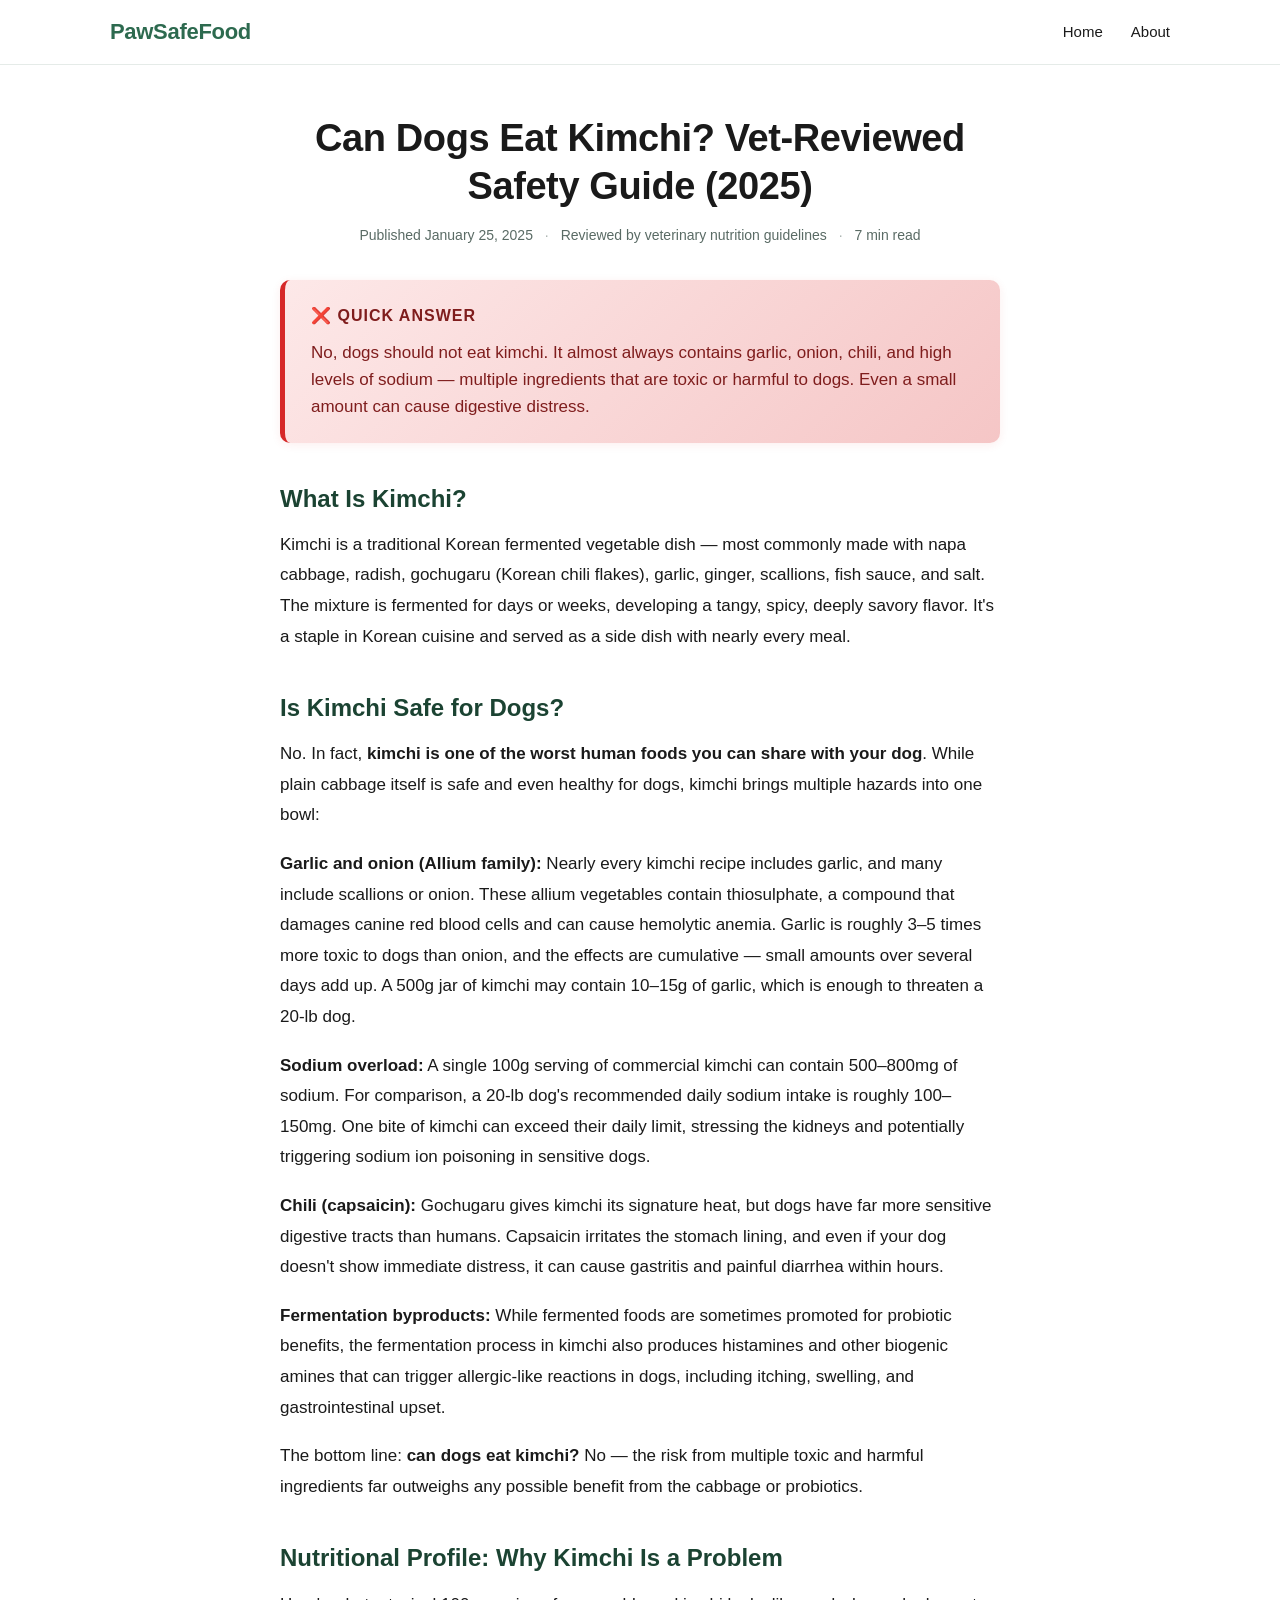
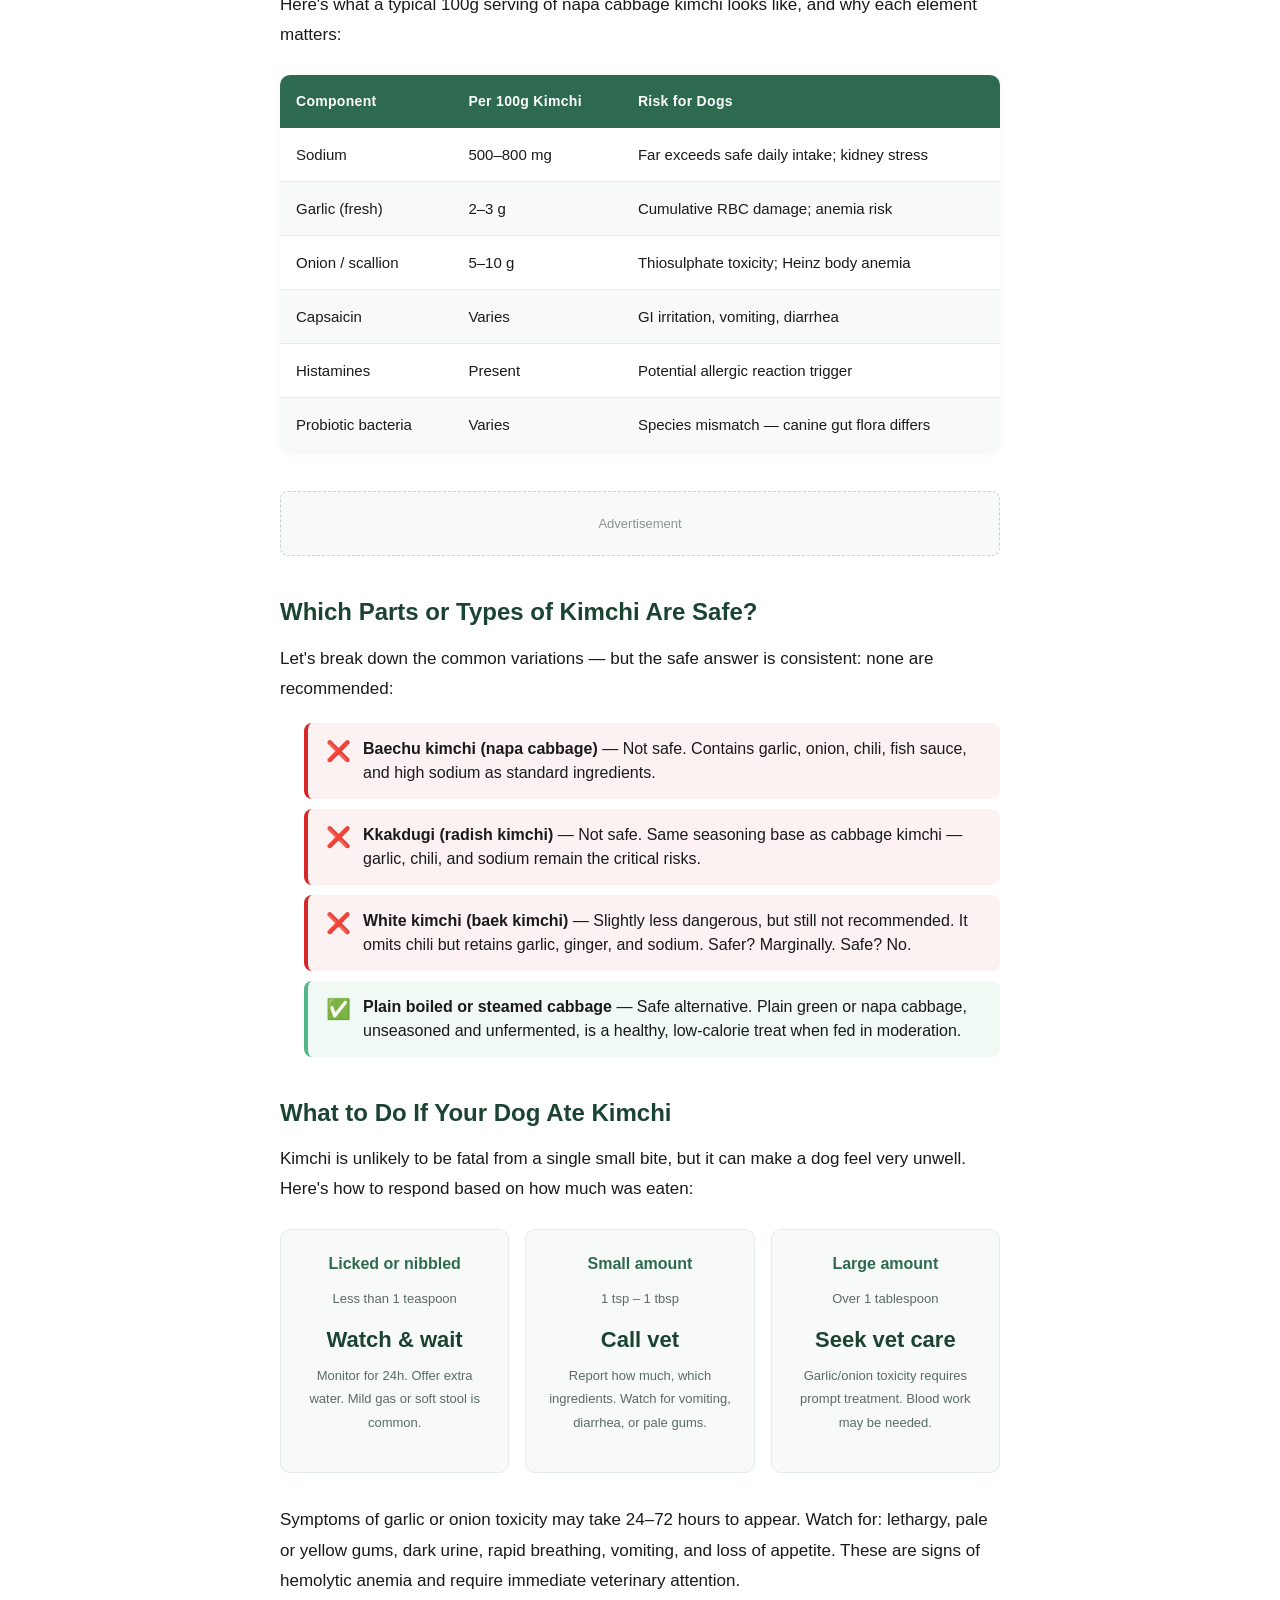
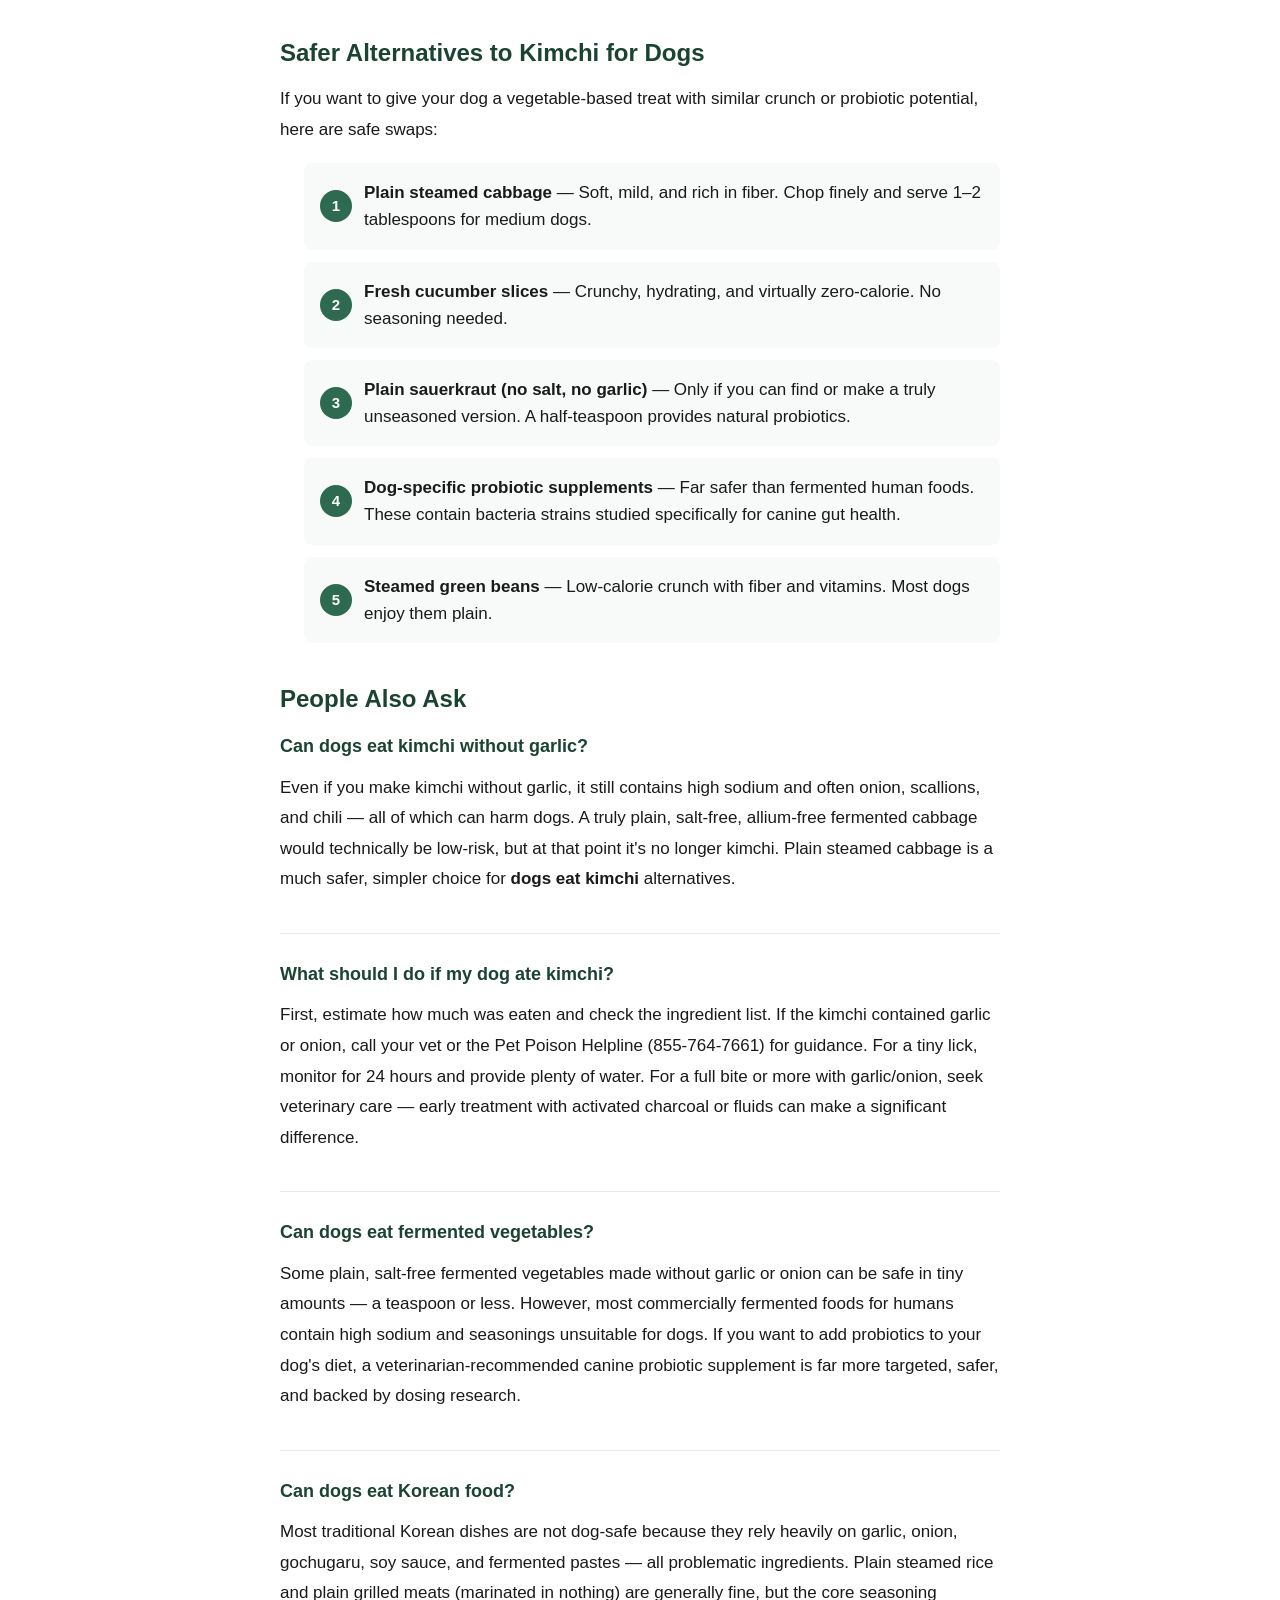
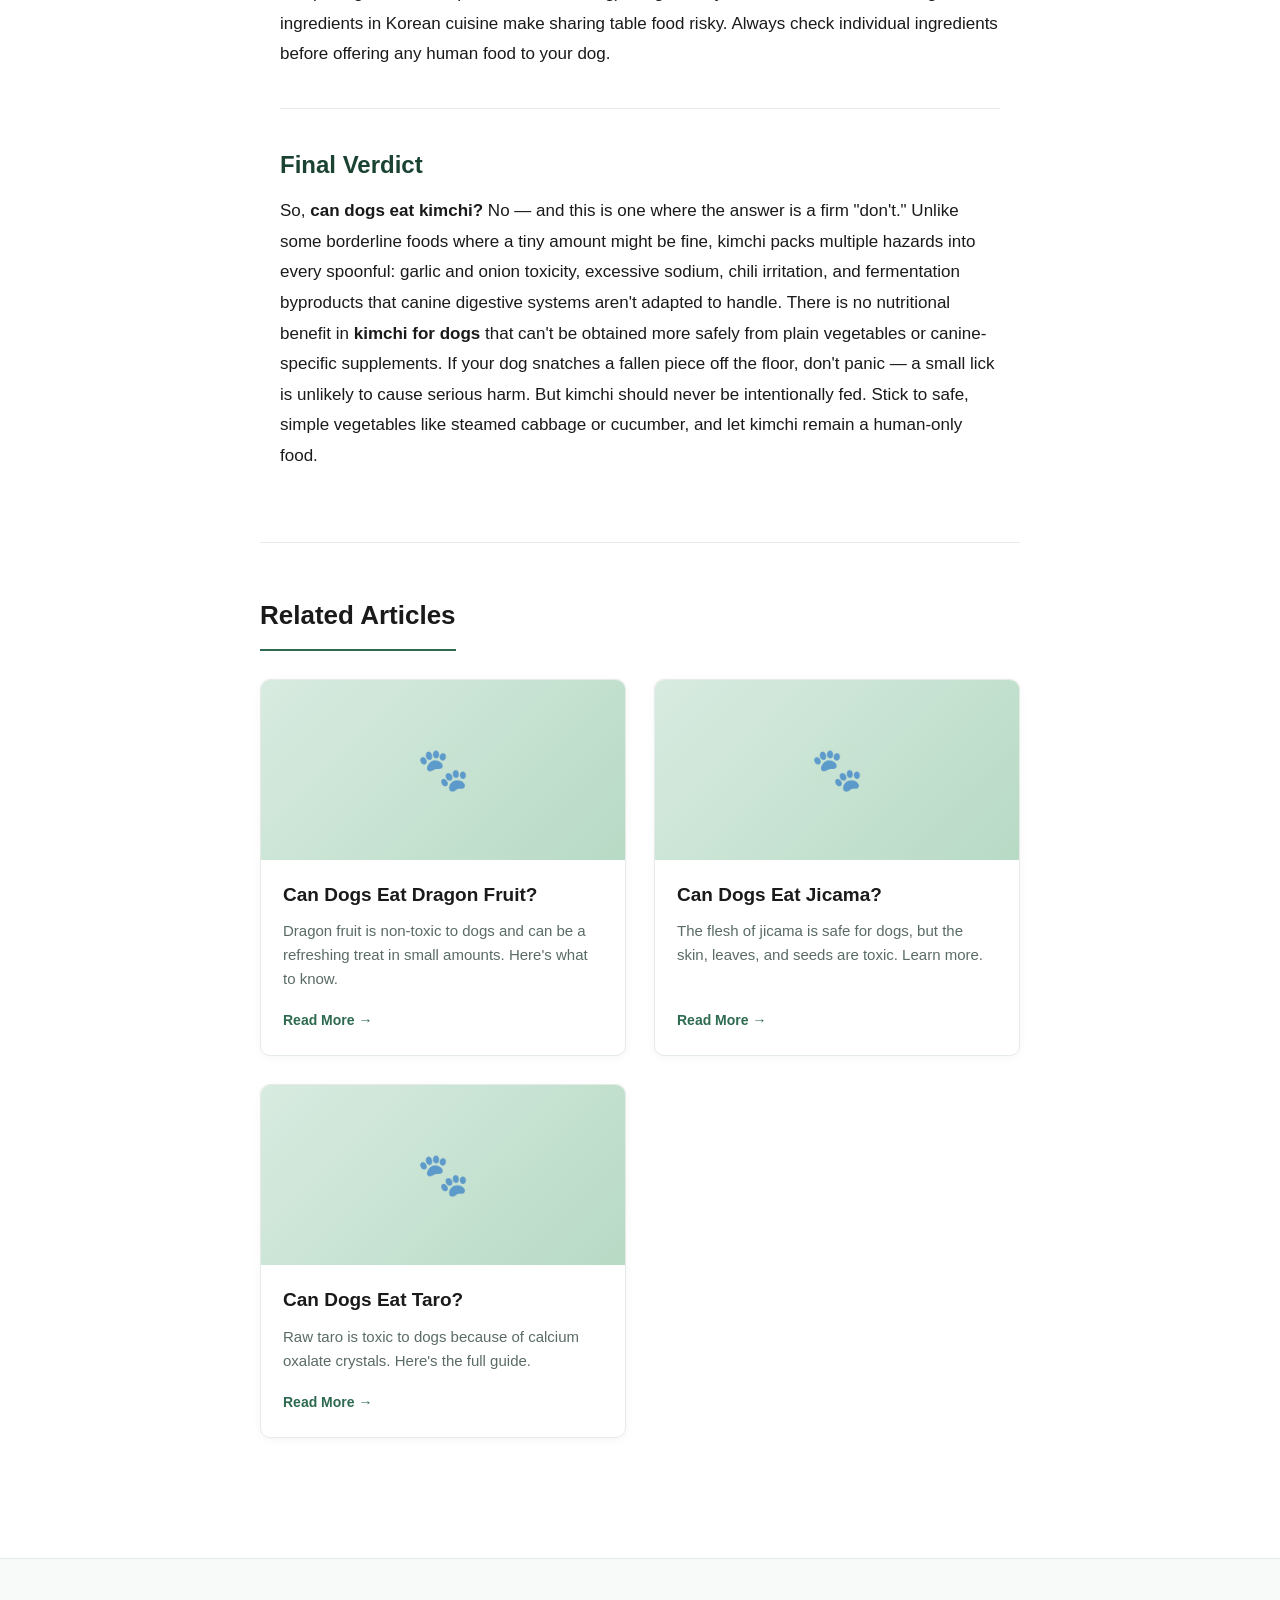
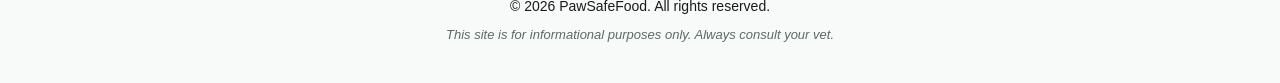
<file: can-dogs-eat-kimchi.html>
<!DOCTYPE html>
<html lang="en">
<head>
    <meta charset="UTF-8">
    <meta name="viewport" content="width=device-width, initial-scale=1.0">
    <title>Can Dogs Eat Kimchi? Safe or Not for Dogs (2025)</title>
    <meta name="description" content="Wondering if dogs can eat kimchi? Learn why this Korean staple is generally unsafe for dogs, which ingredients are toxic, and safer alternatives.">
    <meta name="keywords" content="can dogs eat kimchi, kimchi for dogs, is kimchi safe for dogs, dogs eat kimchi">
    <link rel="canonical" href="https://pawsafefood.com/can-dogs-eat-kimchi.html">

    <meta property="og:title" content="Can Dogs Eat Kimchi? Safe or Not for Dogs (2025)">
    <meta property="og:description" content="Wondering if dogs can eat kimchi? Learn why this Korean staple is generally unsafe for dogs, which ingredients are toxic, and safer alternatives.">
    <meta property="og:type" content="article">

    <link rel="stylesheet" href="style.css">

    <style>
        .article-page-narrow {
            max-width: 800px;
            margin: 0 auto;
            padding: 50px 20px 60px;
        }

        .quick-answer {
            background: linear-gradient(135deg, #fde8e8 0%, #f5c6c6 100%);
            border-left: 5px solid #d62828;
            border-radius: 10px;
            padding: 22px 26px;
            margin: 28px 0 36px;
            box-shadow: 0 2px 10px rgba(214, 40, 40, 0.08);
        }

        .quick-answer h2 {
            font-size: 16px;
            text-transform: uppercase;
            letter-spacing: 1px;
            color: #7f1d1d;
            margin: 0 0 10px 0;
            font-weight: 700;
            border: none;
            padding: 0;
        }

        .quick-answer p {
            font-size: 17px;
            color: #7f1d1d;
            margin: 0;
            line-height: 1.6;
            font-weight: 500;
        }

        .nutrition-table {
            width: 100%;
            border-collapse: collapse;
            margin: 24px 0 32px;
            font-size: 15px;
            border-radius: 10px;
            overflow: hidden;
            box-shadow: 0 2px 8px rgba(0, 0, 0, 0.05);
        }

        .nutrition-table thead {
            background-color: #2d6a4f;
            color: #ffffff;
        }

        .nutrition-table th {
            text-align: left;
            padding: 14px 16px;
            font-weight: 600;
            font-size: 14px;
            letter-spacing: 0.3px;
        }

        .nutrition-table td {
            padding: 13px 16px;
            border-bottom: 1px solid #e5ebe8;
        }

        .nutrition-table tbody tr:nth-child(even) {
            background-color: #f8faf9;
        }

        .nutrition-table tbody tr:last-child td {
            border-bottom: none;
        }

        .safety-list {
            list-style: none;
            padding: 0;
            margin: 20px 0 32px;
        }

        .safety-list li {
            padding: 14px 18px;
            margin-bottom: 10px;
            border-radius: 8px;
            font-size: 16px;
            line-height: 1.5;
            display: flex;
            align-items: flex-start;
            gap: 12px;
        }

        .safety-list li.safe {
            background-color: #f0f9f4;
            border-left: 4px solid #52b788;
        }

        .safety-list li.unsafe {
            background-color: #fdf2f2;
            border-left: 4px solid #d62828;
        }

        .safety-list .icon {
            font-size: 20px;
            flex-shrink: 0;
            line-height: 1.4;
        }

        .safety-list strong {
            color: #1a1a1a;
        }

        .serving-cards {
            display: grid;
            grid-template-columns: repeat(auto-fit, minmax(220px, 1fr));
            gap: 16px;
            margin: 24px 0 32px;
        }

        .serving-card {
            background-color: #f8faf9;
            border: 1px solid #e5ebe8;
            border-radius: 10px;
            padding: 20px;
            text-align: center;
        }

        .serving-card h4 {
            color: #2d6a4f;
            font-size: 16px;
            margin: 0 0 8px;
            font-weight: 700;
        }

        .serving-card .weight {
            font-size: 13px;
            color: #5a6b65;
            margin-bottom: 10px;
        }

        .serving-card .amount {
            font-size: 22px;
            font-weight: 700;
            color: #1b4332;
        }

        .serving-card .amount small {
            display: block;
            font-size: 13px;
            font-weight: 500;
            color: #5a6b65;
            margin-top: 4px;
        }

        .steps-list {
            counter-reset: step;
            list-style: none;
            padding: 0;
            margin: 20px 0 32px;
        }

        .steps-list li {
            counter-increment: step;
            padding: 16px 16px 16px 60px;
            margin-bottom: 12px;
            background-color: #f8faf9;
            border-radius: 8px;
            position: relative;
            line-height: 1.6;
        }

        .steps-list li::before {
            content: counter(step);
            position: absolute;
            left: 16px;
            top: 50%;
            transform: translateY(-50%);
            width: 32px;
            height: 32px;
            background-color: #2d6a4f;
            color: #ffffff;
            border-radius: 50%;
            display: flex;
            align-items: center;
            justify-content: center;
            font-weight: 700;
            font-size: 15px;
        }

        .faq-item {
            margin-bottom: 24px;
            padding-bottom: 20px;
            border-bottom: 1px solid #e5ebe8;
        }

        .faq-item:last-child {
            border-bottom: none;
        }

        .faq-item h3 {
            color: #1b4332;
            font-size: 18px;
            margin: 0 0 10px;
        }

        .ad-space {
            margin: 40px 0;
            padding: 20px;
            text-align: center;
            background-color: #f8faf9;
            border: 1px dashed #c9d4cf;
            border-radius: 8px;
            color: #8a958f;
            font-size: 13px;
        }

        @media (max-width: 640px) {
            .article-page-narrow {
                padding: 30px 16px 40px;
            }
            .nutrition-table {
                font-size: 14px;
            }
            .nutrition-table th,
            .nutrition-table td {
                padding: 10px 12px;
            }
            .serving-cards {
                grid-template-columns: 1fr;
            }
        }
    </style>

    <script type="application/ld+json">
    {
        "@context": "https://schema.org",
        "@type": "Article",
        "headline": "Can Dogs Eat Kimchi? Vet-Reviewed Safety Guide (2025)",
        "description": "Wondering if dogs can eat kimchi? Learn why this Korean staple is generally unsafe for dogs, which ingredients are toxic, and safer alternatives.",
        "author": { "@type": "Organization", "name": "PawSafeFood" },
        "publisher": { "@type": "Organization", "name": "PawSafeFood" },
        "datePublished": "2025-01-25",
        "dateModified": "2025-01-25"
    }
    </script>

    <script type="application/ld+json">
    {
        "@context": "https://schema.org",
        "@type": "FAQPage",
        "mainEntity": [
            {
                "@type": "Question",
                "name": "Can dogs eat kimchi without garlic?",
                "acceptedAnswer": {
                    "@type": "Answer",
                    "text": "Even garlic-free kimchi is not recommended for dogs. It still contains onion and high levels of sodium and chili, all of which can cause gastrointestinal distress and potential onion toxicity. Plain, fermented vegetables without seasoning are a much safer option."
                }
            },
            {
                "@type": "Question",
                "name": "What should I do if my dog ate kimchi?",
                "acceptedAnswer": {
                    "@type": "Answer",
                    "text": "If your dog ate a small bite, monitor them closely for vomiting, diarrhea, or lethargy over the next 24 hours. Provide plenty of water. If they ate a large amount — especially one containing garlic or onion — contact your veterinarian immediately, as garlic and onion can cause hemolytic anemia in dogs."
                }
            },
            {
                "@type": "Question",
                "name": "Can dogs eat fermented vegetables?",
                "acceptedAnswer": {
                    "@type": "Answer",
                    "text": "Some plain fermented vegetables like plain sauerkraut (without garlic, onion, or added salt) can be safe in very small amounts and may offer probiotic benefits. However, most fermented foods made for humans contain high sodium and seasonings unsuitable for dogs."
                }
            },
            {
                "@type": "Question",
                "name": "Can dogs eat Korean food?",
                "acceptedAnswer": {
                    "@type": "Answer",
                    "text": "Many Korean dishes contain garlic, onion, gochugaru (chili), and high sodium — all problematic for dogs. Plain, unseasoned rice and plain grilled meats without marinade are generally safe, but most traditional Korean recipes include ingredients best avoided for canine health."
                }
            }
        ]
    }
    </script>
</head>
<body>

    <header class="site-header">
        <div class="container nav-container">
            <a href="index.html" class="site-logo">PawSafeFood</a>
            <nav class="site-nav">
                <a href="index.html">Home</a>
                <a href="about.html">About</a>
            </nav>
        </div>
    </header>

    <main class="article-page-narrow">

        <article class="article-content">

            <header class="article-header">
                <h1>Can Dogs Eat Kimchi? Vet-Reviewed Safety Guide (2025)</h1>
                <p class="article-meta">
                    <time datetime="2025-01-25">Published January 25, 2025</time>
                    <span class="separator">·</span>
                    <span>Reviewed by veterinary nutrition guidelines</span>
                    <span class="separator">·</span>
                    <span>7 min read</span>
                </p>
            </header>

            <div class="quick-answer">
                <h2>❌ Quick Answer</h2>
                <p>No, dogs should not eat kimchi. It almost always contains garlic, onion, chili, and high levels of sodium — multiple ingredients that are toxic or harmful to dogs. Even a small amount can cause digestive distress.</p>
            </div>

            <div class="article-body">

                <h2>What Is Kimchi?</h2>
                <p>Kimchi is a traditional Korean fermented vegetable dish — most commonly made with napa cabbage, radish, gochugaru (Korean chili flakes), garlic, ginger, scallions, fish sauce, and salt. The mixture is fermented for days or weeks, developing a tangy, spicy, deeply savory flavor. It's a staple in Korean cuisine and served as a side dish with nearly every meal.</p>

                <h2>Is Kimchi Safe for Dogs?</h2>
                <p>No. In fact, <strong>kimchi is one of the worst human foods you can share with your dog</strong>. While plain cabbage itself is safe and even healthy for dogs, kimchi brings multiple hazards into one bowl:</p>

                <p><strong>Garlic and onion (Allium family):</strong> Nearly every kimchi recipe includes garlic, and many include scallions or onion. These allium vegetables contain thiosulphate, a compound that damages canine red blood cells and can cause hemolytic anemia. Garlic is roughly 3–5 times more toxic to dogs than onion, and the effects are cumulative — small amounts over several days add up. A 500g jar of kimchi may contain 10–15g of garlic, which is enough to threaten a 20-lb dog.</p>

                <p><strong>Sodium overload:</strong> A single 100g serving of commercial kimchi can contain 500–800mg of sodium. For comparison, a 20-lb dog's recommended daily sodium intake is roughly 100–150mg. One bite of kimchi can exceed their daily limit, stressing the kidneys and potentially triggering sodium ion poisoning in sensitive dogs.</p>

                <p><strong>Chili (capsaicin):</strong> Gochugaru gives kimchi its signature heat, but dogs have far more sensitive digestive tracts than humans. Capsaicin irritates the stomach lining, and even if your dog doesn't show immediate distress, it can cause gastritis and painful diarrhea within hours.</p>

                <p><strong>Fermentation byproducts:</strong> While fermented foods are sometimes promoted for probiotic benefits, the fermentation process in kimchi also produces histamines and other biogenic amines that can trigger allergic-like reactions in dogs, including itching, swelling, and gastrointestinal upset.</p>

                <p>The bottom line: <strong>can dogs eat kimchi?</strong> No — the risk from multiple toxic and harmful ingredients far outweighs any possible benefit from the cabbage or probiotics.</p>

                <h2>Nutritional Profile: Why Kimchi Is a Problem</h2>
                <p>Here's what a typical 100g serving of napa cabbage kimchi looks like, and why each element matters:</p>

                <table class="nutrition-table">
                    <thead>
                        <tr>
                            <th>Component</th>
                            <th>Per 100g Kimchi</th>
                            <th>Risk for Dogs</th>
                        </tr>
                    </thead>
                    <tbody>
                        <tr>
                            <td>Sodium</td>
                            <td>500–800 mg</td>
                            <td>Far exceeds safe daily intake; kidney stress</td>
                        </tr>
                        <tr>
                            <td>Garlic (fresh)</td>
                            <td>2–3 g</td>
                            <td>Cumulative RBC damage; anemia risk</td>
                        </tr>
                        <tr>
                            <td>Onion / scallion</td>
                            <td>5–10 g</td>
                            <td>Thiosulphate toxicity; Heinz body anemia</td>
                        </tr>
                        <tr>
                            <td>Capsaicin</td>
                            <td>Varies</td>
                            <td>GI irritation, vomiting, diarrhea</td>
                        </tr>
                        <tr>
                            <td>Histamines</td>
                            <td>Present</td>
                            <td>Potential allergic reaction trigger</td>
                        </tr>
                        <tr>
                            <td>Probiotic bacteria</td>
                            <td>Varies</td>
                            <td>Species mismatch — canine gut flora differs</td>
                        </tr>
                    </tbody>
                </table>

                <!-- ADSPACE: Insert Google AdSense code here -->
                <div class="ad-space">
                    <!-- ADSPACE: Insert Google AdSense code here -->
                    Advertisement
                </div>

                <h2>Which Parts or Types of Kimchi Are Safe?</h2>
                <p>Let's break down the common variations — but the safe answer is consistent: none are recommended:</p>

                <ul class="safety-list">
                    <li class="unsafe">
                        <span class="icon">❌</span>
                        <span><strong>Baechu kimchi (napa cabbage)</strong> — Not safe. Contains garlic, onion, chili, fish sauce, and high sodium as standard ingredients.</span>
                    </li>
                    <li class="unsafe">
                        <span class="icon">❌</span>
                        <span><strong>Kkakdugi (radish kimchi)</strong> — Not safe. Same seasoning base as cabbage kimchi — garlic, chili, and sodium remain the critical risks.</span>
                    </li>
                    <li class="unsafe">
                        <span class="icon">❌</span>
                        <span><strong>White kimchi (baek kimchi)</strong> — Slightly less dangerous, but still not recommended. It omits chili but retains garlic, ginger, and sodium. Safer? Marginally. Safe? No.</span>
                    </li>
                    <li class="safe">
                        <span class="icon">✅</span>
                        <span><strong>Plain boiled or steamed cabbage</strong> — Safe alternative. Plain green or napa cabbage, unseasoned and unfermented, is a healthy, low-calorie treat when fed in moderation.</span>
                    </li>
                </ul>

                <h2>What to Do If Your Dog Ate Kimchi</h2>
                <p>Kimchi is unlikely to be fatal from a single small bite, but it can make a dog feel very unwell. Here's how to respond based on how much was eaten:</p>

                <div class="serving-cards">
                    <div class="serving-card">
                        <h4>Licked or nibbled</h4>
                        <p class="weight">Less than 1 teaspoon</p>
                        <p class="amount">Watch & wait<small>Monitor for 24h. Offer extra water. Mild gas or soft stool is common.</small></p>
                    </div>
                    <div class="serving-card">
                        <h4>Small amount</h4>
                        <p class="weight">1 tsp – 1 tbsp</p>
                        <p class="amount">Call vet<small>Report how much, which ingredients. Watch for vomiting, diarrhea, or pale gums.</small></p>
                    </div>
                    <div class="serving-card">
                        <h4>Large amount</h4>
                        <p class="weight">Over 1 tablespoon</p>
                        <p class="amount">Seek vet care<small>Garlic/onion toxicity requires prompt treatment. Blood work may be needed.</small></p>
                    </div>
                </div>

                <p>Symptoms of garlic or onion toxicity may take 24–72 hours to appear. Watch for: lethargy, pale or yellow gums, dark urine, rapid breathing, vomiting, and loss of appetite. These are signs of hemolytic anemia and require immediate veterinary attention.</p>

                <h2>Safer Alternatives to Kimchi for Dogs</h2>
                <p>If you want to give your dog a vegetable-based treat with similar crunch or probiotic potential, here are safe swaps:</p>

                <ol class="steps-list">
                    <li><strong>Plain steamed cabbage</strong> — Soft, mild, and rich in fiber. Chop finely and serve 1–2 tablespoons for medium dogs.</li>
                    <li><strong>Fresh cucumber slices</strong> — Crunchy, hydrating, and virtually zero-calorie. No seasoning needed.</li>
                    <li><strong>Plain sauerkraut (no salt, no garlic)</strong> — Only if you can find or make a truly unseasoned version. A half-teaspoon provides natural probiotics.</li>
                    <li><strong>Dog-specific probiotic supplements</strong> — Far safer than fermented human foods. These contain bacteria strains studied specifically for canine gut health.</li>
                    <li><strong>Steamed green beans</strong> — Low-calorie crunch with fiber and vitamins. Most dogs enjoy them plain.</li>
                </ol>

                <h2>People Also Ask</h2>

                <div class="faq-item">
                    <h3>Can dogs eat kimchi without garlic?</h3>
                    <p>Even if you make kimchi without garlic, it still contains high sodium and often onion, scallions, and chili — all of which can harm dogs. A truly plain, salt-free, allium-free fermented cabbage would technically be low-risk, but at that point it's no longer kimchi. Plain steamed cabbage is a much safer, simpler choice for <strong>dogs eat kimchi</strong> alternatives.</p>
                </div>

                <div class="faq-item">
                    <h3>What should I do if my dog ate kimchi?</h3>
                    <p>First, estimate how much was eaten and check the ingredient list. If the kimchi contained garlic or onion, call your vet or the Pet Poison Helpline (855-764-7661) for guidance. For a tiny lick, monitor for 24 hours and provide plenty of water. For a full bite or more with garlic/onion, seek veterinary care — early treatment with activated charcoal or fluids can make a significant difference.</p>
                </div>

                <div class="faq-item">
                    <h3>Can dogs eat fermented vegetables?</h3>
                    <p>Some plain, salt-free fermented vegetables made without garlic or onion can be safe in tiny amounts — a teaspoon or less. However, most commercially fermented foods for humans contain high sodium and seasonings unsuitable for dogs. If you want to add probiotics to your dog's diet, a veterinarian-recommended canine probiotic supplement is far more targeted, safer, and backed by dosing research.</p>
                </div>

                <div class="faq-item">
                    <h3>Can dogs eat Korean food?</h3>
                    <p>Most traditional Korean dishes are not dog-safe because they rely heavily on garlic, onion, gochugaru, soy sauce, and fermented pastes — all problematic ingredients. Plain steamed rice and plain grilled meats (marinated in nothing) are generally fine, but the core seasoning ingredients in Korean cuisine make sharing table food risky. Always check individual ingredients before offering any human food to your dog.</p>
                </div>

                <h2>Final Verdict</h2>
                <p>So, <strong>can dogs eat kimchi?</strong> No — and this is one where the answer is a firm "don't." Unlike some borderline foods where a tiny amount might be fine, kimchi packs multiple hazards into every spoonful: garlic and onion toxicity, excessive sodium, chili irritation, and fermentation byproducts that canine digestive systems aren't adapted to handle. There is no nutritional benefit in <strong>kimchi for dogs</strong> that can't be obtained more safely from plain vegetables or canine-specific supplements. If your dog snatches a fallen piece off the floor, don't panic — a small lick is unlikely to cause serious harm. But kimchi should never be intentionally fed. Stick to safe, simple vegetables like steamed cabbage or cucumber, and let kimchi remain a human-only food.</p>

            </div>

        </article>

        <section class="related-section">
            <h2 class="section-title">Related Articles</h2>
            <div class="article-grid">

                <article class="article-card">
                    <div class="card-image-placeholder" aria-label="Dragon fruit illustration"></div>
                    <div class="card-body">
                        <h3><a href="can-dogs-eat-dragon-fruit.html">Can Dogs Eat Dragon Fruit?</a></h3>
                        <p>Dragon fruit is non-toxic to dogs and can be a refreshing treat in small amounts. Here's what to know.</p>
                        <a href="can-dogs-eat-dragon-fruit.html" class="read-more">Read More →</a>
                    </div>
                </article>

                <article class="article-card">
                    <div class="card-image-placeholder" aria-label="Jicama illustration"></div>
                    <div class="card-body">
                        <h3><a href="can-dogs-eat-jicama.html">Can Dogs Eat Jicama?</a></h3>
                        <p>The flesh of jicama is safe for dogs, but the skin, leaves, and seeds are toxic. Learn more.</p>
                        <a href="can-dogs-eat-jicama.html" class="read-more">Read More →</a>
                    </div>
                </article>

                <article class="article-card">
                    <div class="card-image-placeholder" aria-label="Taro root illustration"></div>
                    <div class="card-body">
                        <h3><a href="can-dogs-eat-taro.html">Can Dogs Eat Taro?</a></h3>
                        <p>Raw taro is toxic to dogs because of calcium oxalate crystals. Here's the full guide.</p>
                        <a href="can-dogs-eat-taro.html" class="read-more">Read More →</a>
                    </div>
                </article>

            </div>
        </section>

    </main>

    <footer class="site-footer">
        <div class="container">
            <p class="copyright">&copy; 2026 PawSafeFood. All rights reserved.</p>
            <p class="disclaimer">This site is for informational purposes only. Always consult your vet.</p>
        </div>
    </footer>

</body>
</html>
</file>
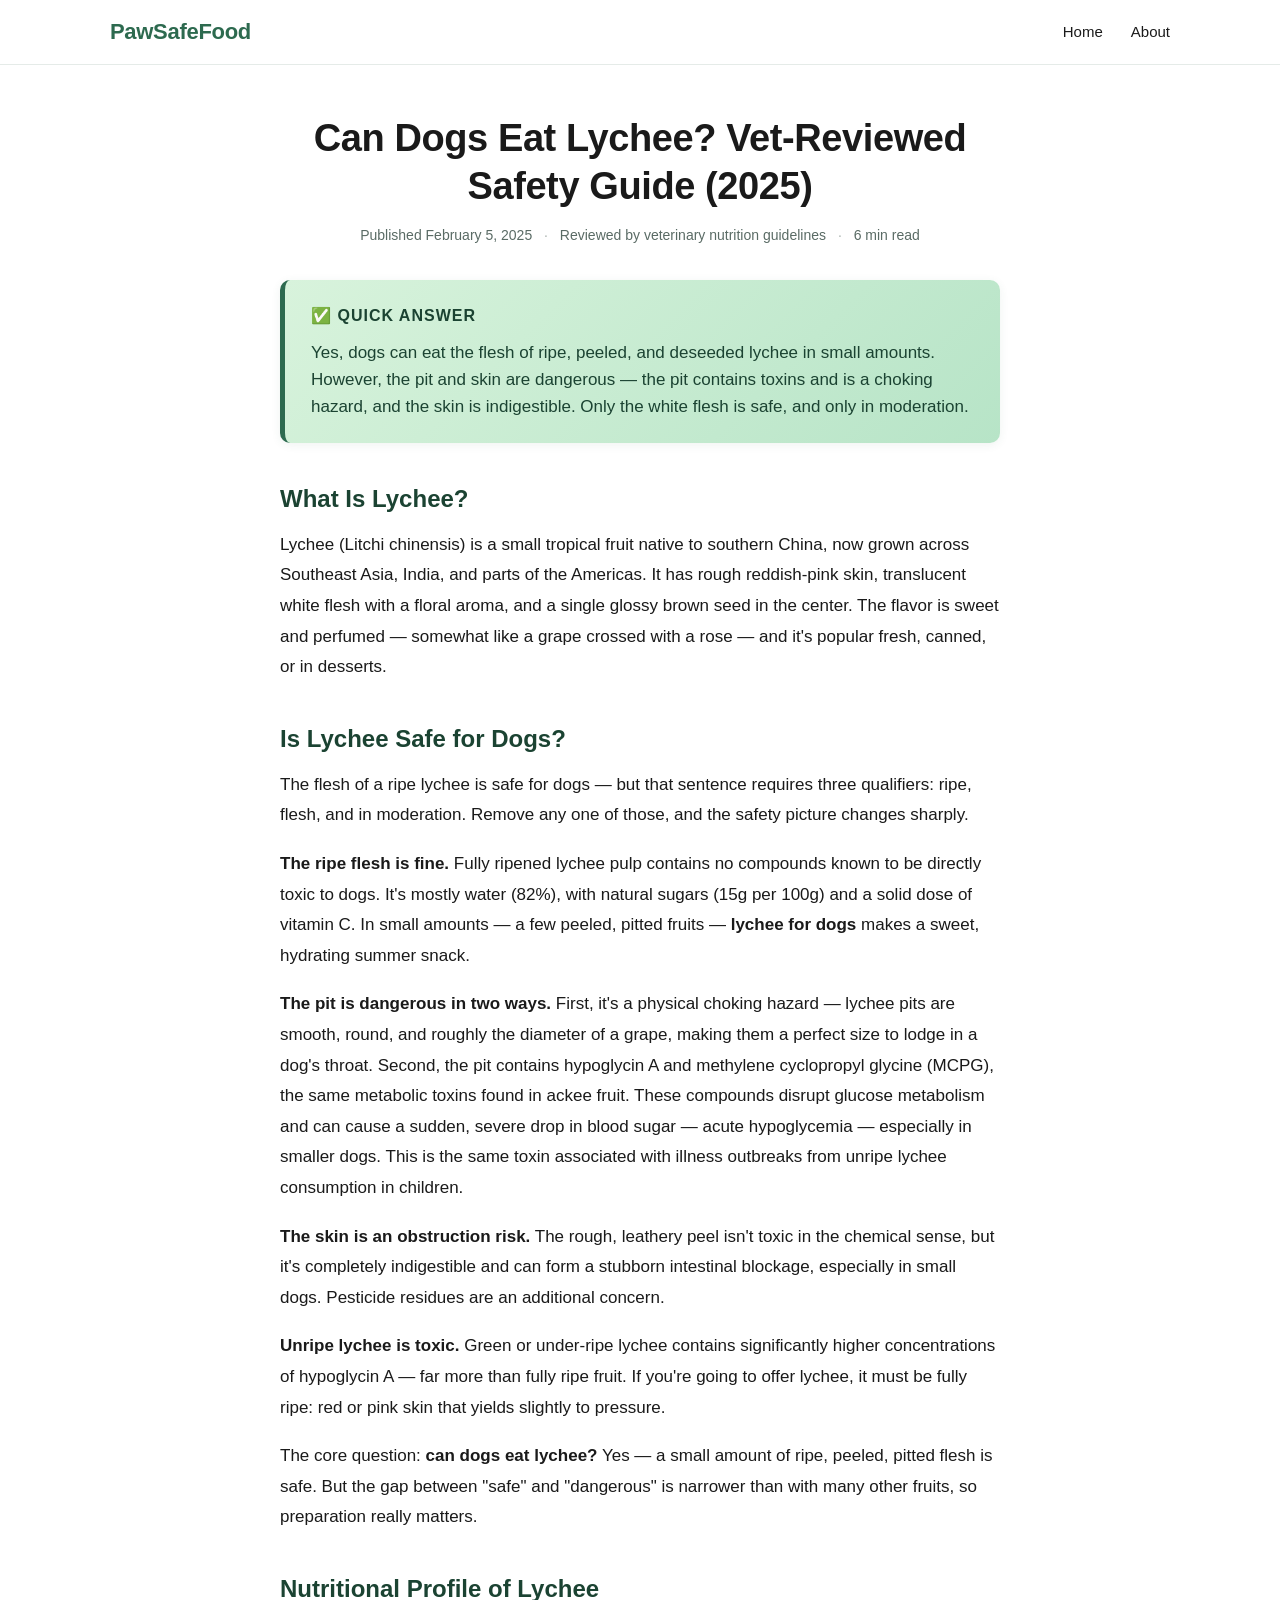
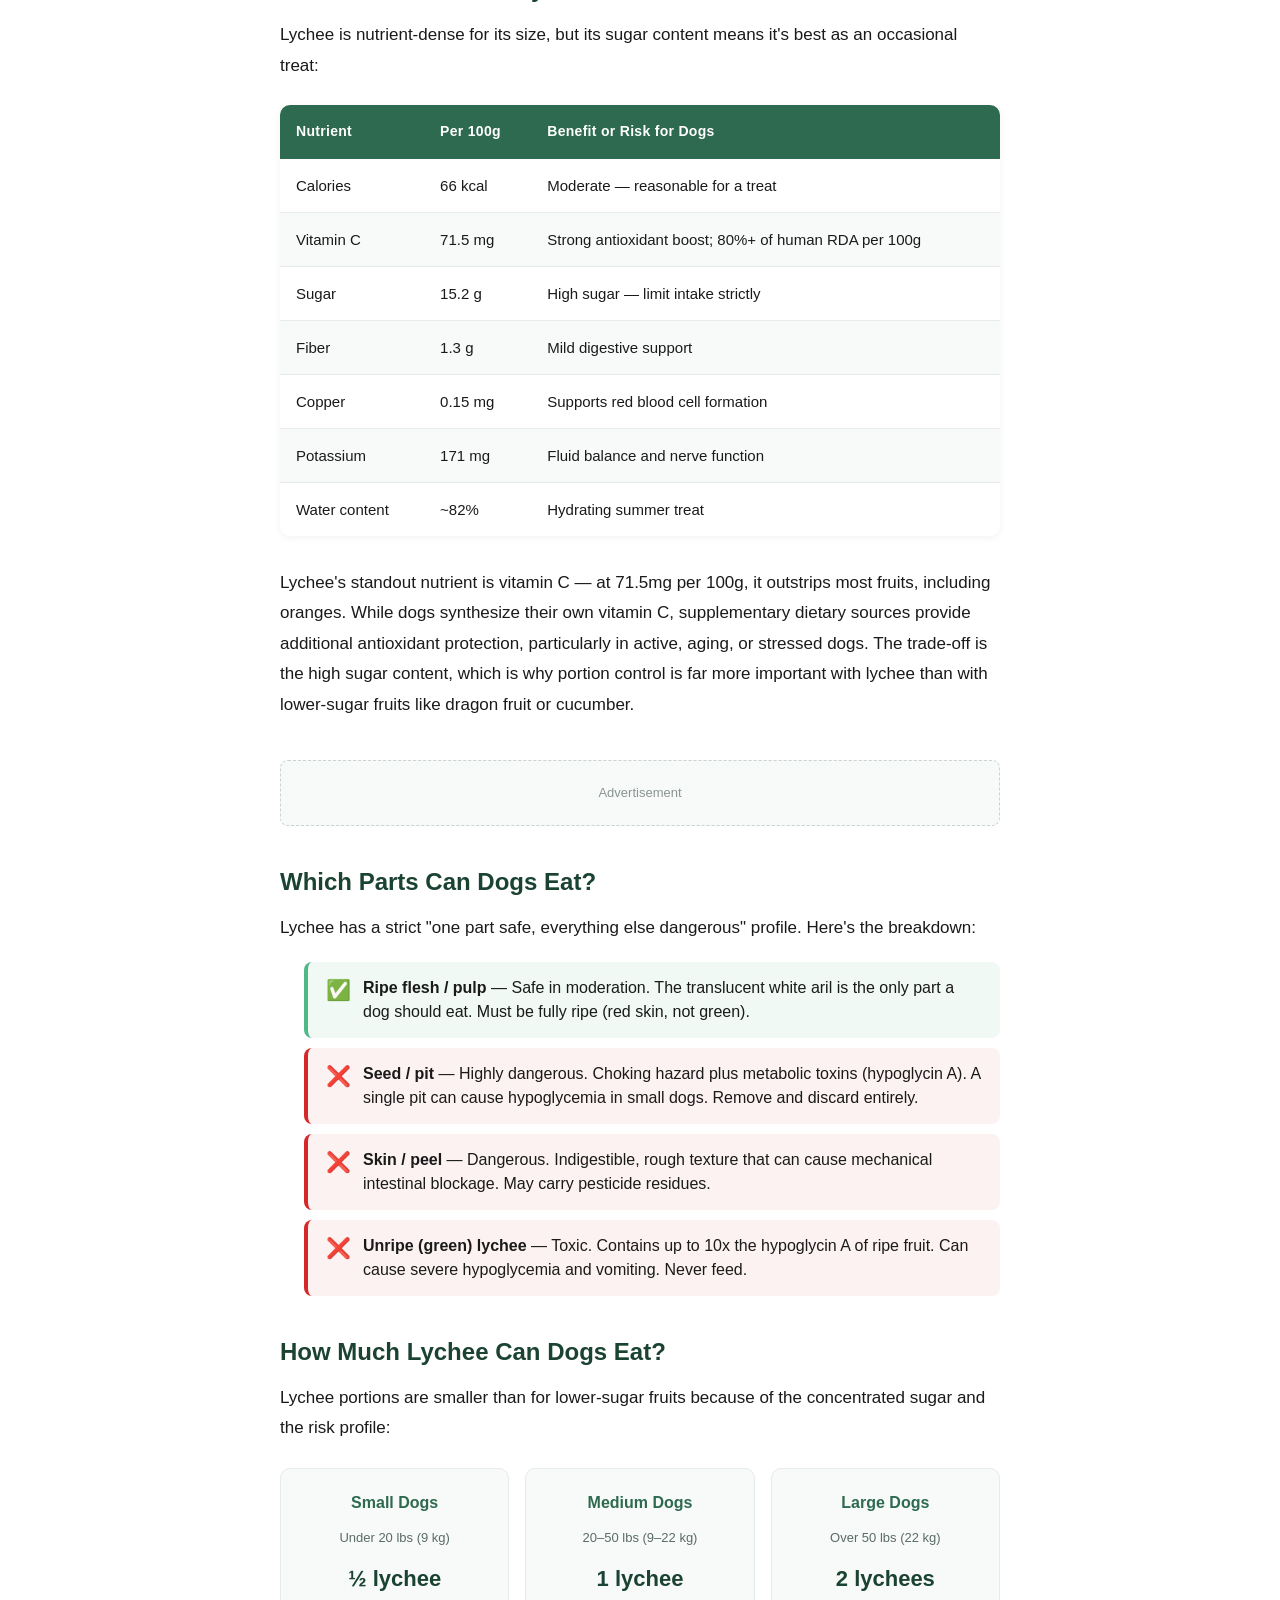
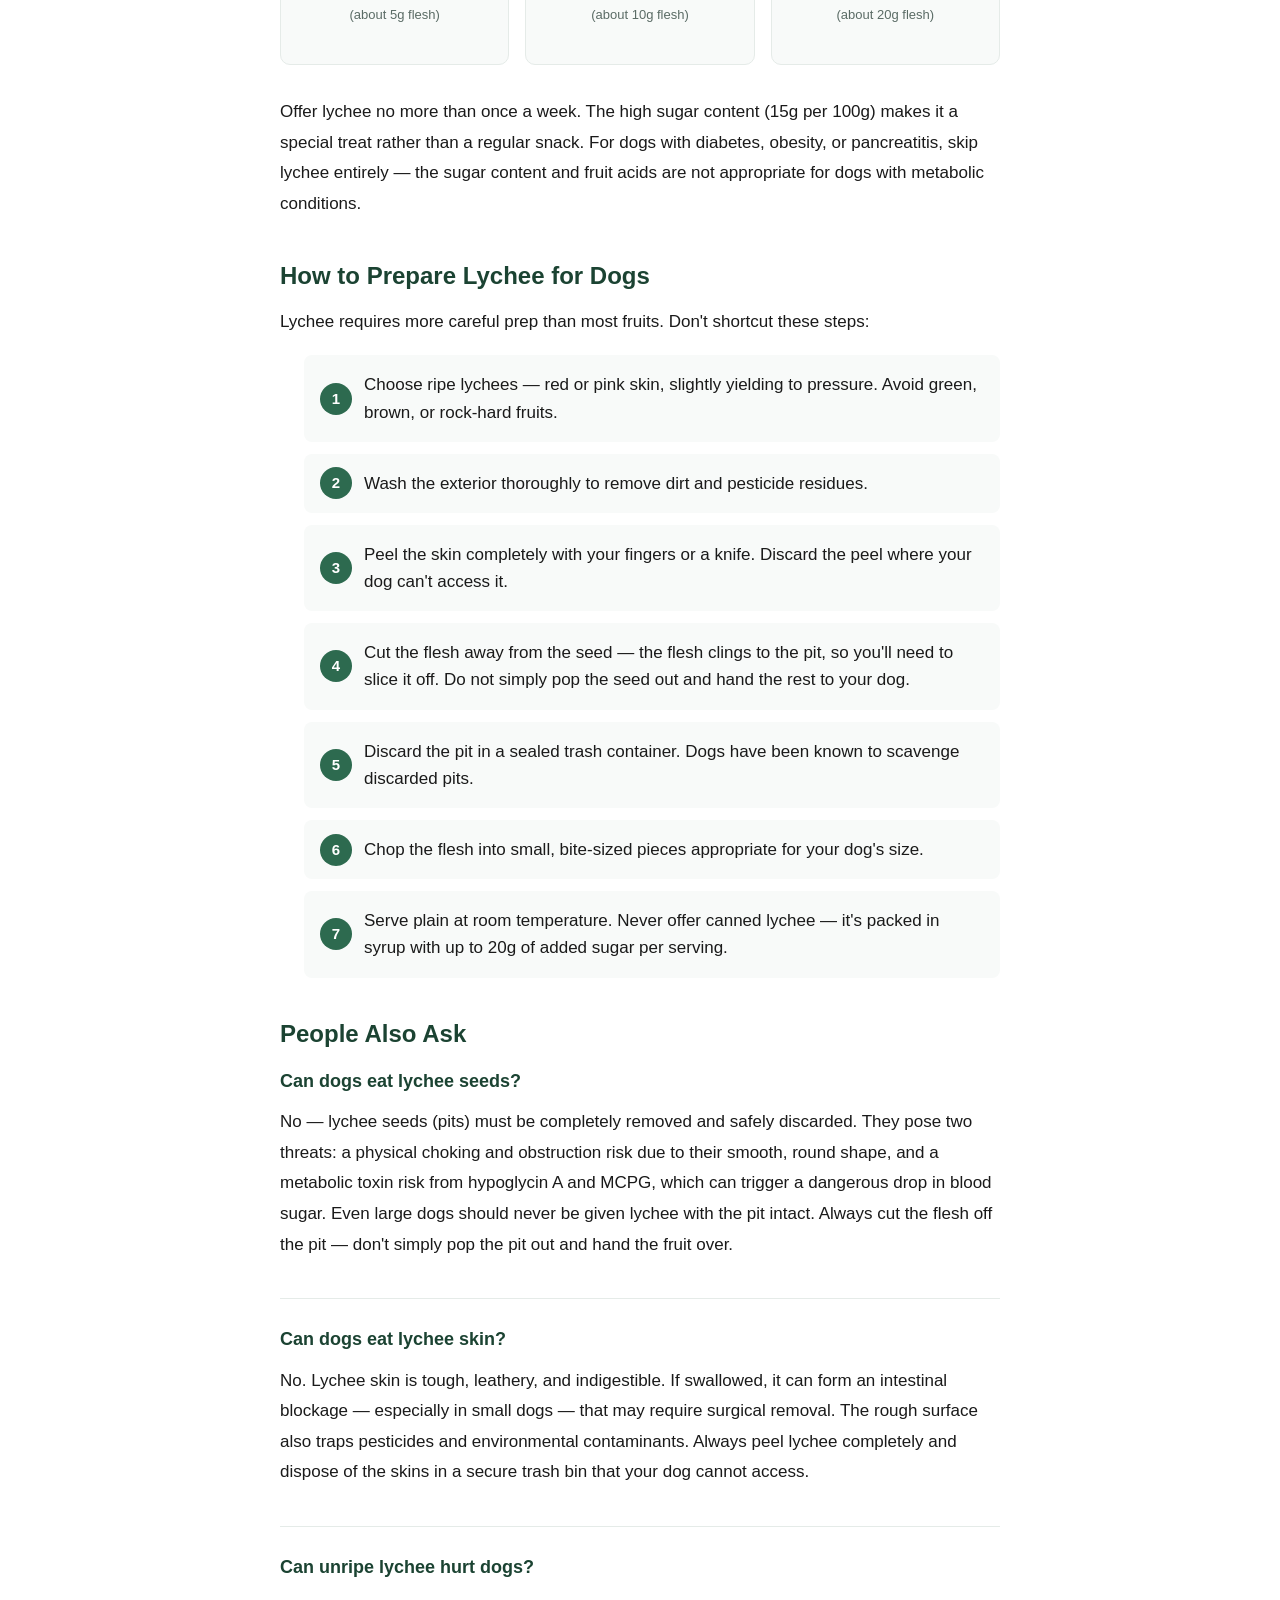
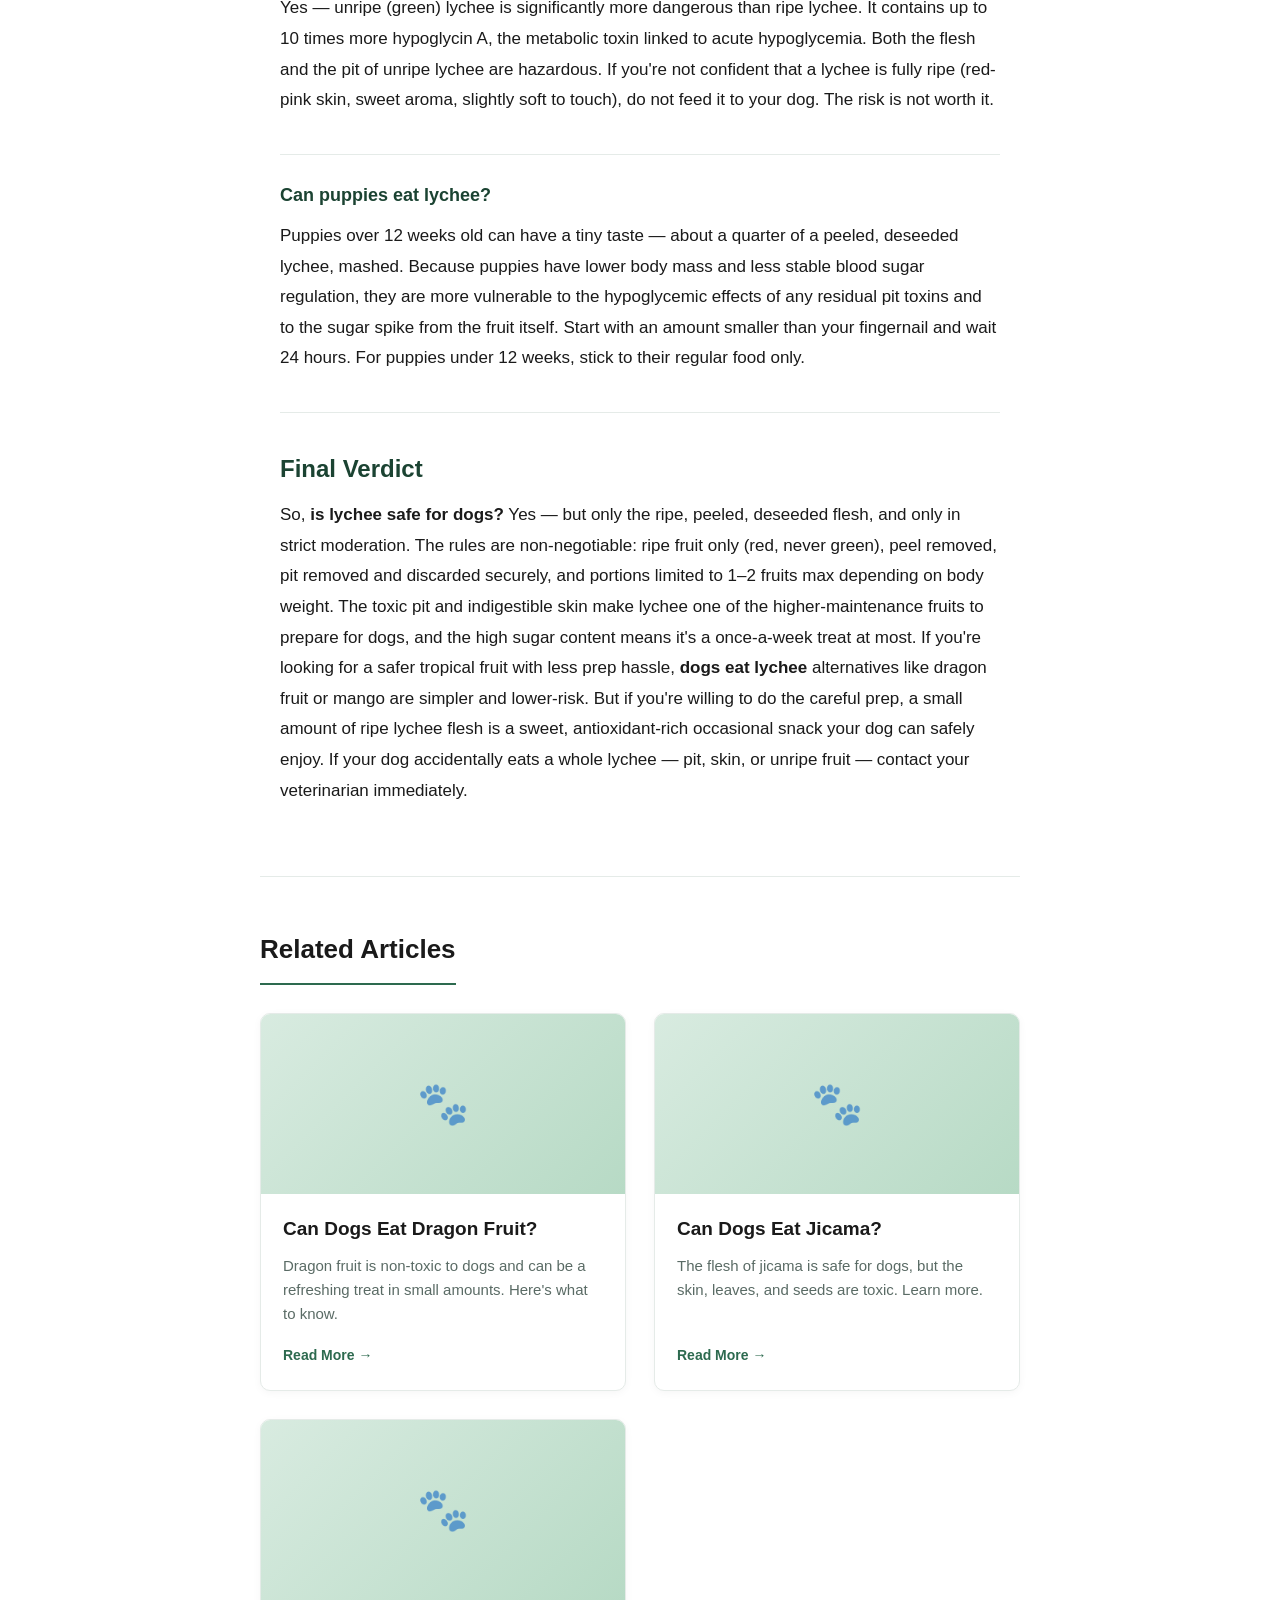
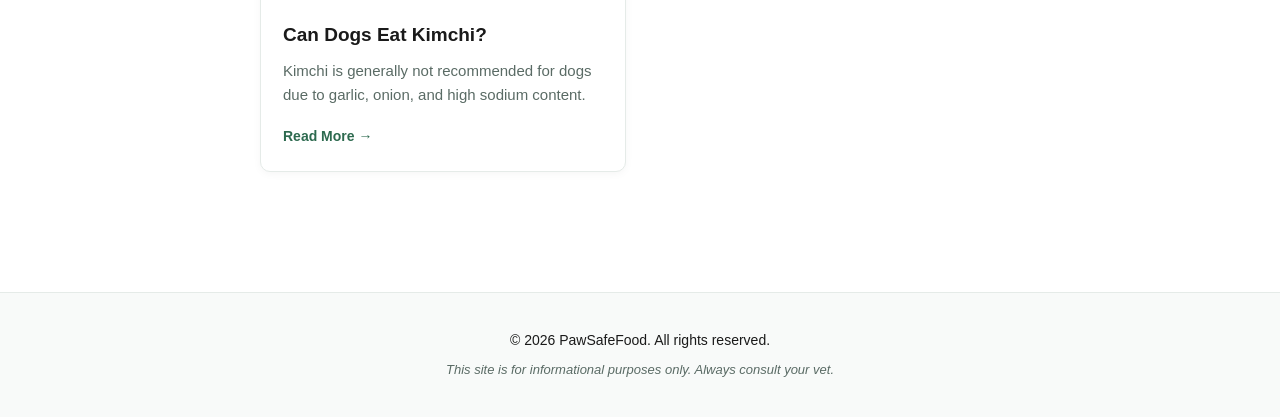
<file: can-dogs-eat-lychee.html>
<!DOCTYPE html>
<html lang="en">
<head>
    <meta charset="UTF-8">
    <meta name="viewport" content="width=device-width, initial-scale=1.0">
    <title>Can Dogs Eat Lychee? Safe or Not for Dogs (2025)</title>
    <meta name="description" content="Wondering if dogs can eat lychee? Learn which parts are safe, which are toxic, how much to feed, and vet-approved serving tips for this tropical fruit.">
    <meta name="keywords" content="can dogs eat lychee, lychee for dogs, is lychee safe for dogs, dogs eat lychee">
    <link rel="canonical" href="https://pawsafefood.com/can-dogs-eat-lychee.html">

    <meta property="og:title" content="Can Dogs Eat Lychee? Safe or Not for Dogs (2025)">
    <meta property="og:description" content="Wondering if dogs can eat lychee? Learn which parts are safe, which are toxic, how much to feed, and vet-approved serving tips for this tropical fruit.">
    <meta property="og:type" content="article">

    <link rel="stylesheet" href="style.css">

    <style>
        .article-page-narrow {
            max-width: 800px;
            margin: 0 auto;
            padding: 50px 20px 60px;
        }

        .quick-answer {
            background: linear-gradient(135deg, #d8f3dc 0%, #b7e4c7 100%);
            border-left: 5px solid #2d6a4f;
            border-radius: 10px;
            padding: 22px 26px;
            margin: 28px 0 36px;
            box-shadow: 0 2px 10px rgba(45, 106, 79, 0.08);
        }

        .quick-answer h2 {
            font-size: 16px;
            text-transform: uppercase;
            letter-spacing: 1px;
            color: #1b4332;
            margin: 0 0 10px 0;
            font-weight: 700;
            border: none;
            padding: 0;
        }

        .quick-answer p {
            font-size: 17px;
            color: #1b4332;
            margin: 0;
            line-height: 1.6;
            font-weight: 500;
        }

        .nutrition-table {
            width: 100%;
            border-collapse: collapse;
            margin: 24px 0 32px;
            font-size: 15px;
            border-radius: 10px;
            overflow: hidden;
            box-shadow: 0 2px 8px rgba(0, 0, 0, 0.05);
        }

        .nutrition-table thead {
            background-color: #2d6a4f;
            color: #ffffff;
        }

        .nutrition-table th {
            text-align: left;
            padding: 14px 16px;
            font-weight: 600;
            font-size: 14px;
            letter-spacing: 0.3px;
        }

        .nutrition-table td {
            padding: 13px 16px;
            border-bottom: 1px solid #e5ebe8;
        }

        .nutrition-table tbody tr:nth-child(even) {
            background-color: #f8faf9;
        }

        .nutrition-table tbody tr:last-child td {
            border-bottom: none;
        }

        .safety-list {
            list-style: none;
            padding: 0;
            margin: 20px 0 32px;
        }

        .safety-list li {
            padding: 14px 18px;
            margin-bottom: 10px;
            border-radius: 8px;
            font-size: 16px;
            line-height: 1.5;
            display: flex;
            align-items: flex-start;
            gap: 12px;
        }

        .safety-list li.safe {
            background-color: #f0f9f4;
            border-left: 4px solid #52b788;
        }

        .safety-list li.unsafe {
            background-color: #fdf2f2;
            border-left: 4px solid #d62828;
        }

        .safety-list .icon {
            font-size: 20px;
            flex-shrink: 0;
            line-height: 1.4;
        }

        .safety-list strong {
            color: #1a1a1a;
        }

        .serving-cards {
            display: grid;
            grid-template-columns: repeat(auto-fit, minmax(220px, 1fr));
            gap: 16px;
            margin: 24px 0 32px;
        }

        .serving-card {
            background-color: #f8faf9;
            border: 1px solid #e5ebe8;
            border-radius: 10px;
            padding: 20px;
            text-align: center;
        }

        .serving-card h4 {
            color: #2d6a4f;
            font-size: 16px;
            margin: 0 0 8px;
            font-weight: 700;
        }

        .serving-card .weight {
            font-size: 13px;
            color: #5a6b65;
            margin-bottom: 10px;
        }

        .serving-card .amount {
            font-size: 22px;
            font-weight: 700;
            color: #1b4332;
        }

        .serving-card .amount small {
            display: block;
            font-size: 13px;
            font-weight: 500;
            color: #5a6b65;
            margin-top: 4px;
        }

        .steps-list {
            counter-reset: step;
            list-style: none;
            padding: 0;
            margin: 20px 0 32px;
        }

        .steps-list li {
            counter-increment: step;
            padding: 16px 16px 16px 60px;
            margin-bottom: 12px;
            background-color: #f8faf9;
            border-radius: 8px;
            position: relative;
            line-height: 1.6;
        }

        .steps-list li::before {
            content: counter(step);
            position: absolute;
            left: 16px;
            top: 50%;
            transform: translateY(-50%);
            width: 32px;
            height: 32px;
            background-color: #2d6a4f;
            color: #ffffff;
            border-radius: 50%;
            display: flex;
            align-items: center;
            justify-content: center;
            font-weight: 700;
            font-size: 15px;
        }

        .faq-item {
            margin-bottom: 24px;
            padding-bottom: 20px;
            border-bottom: 1px solid #e5ebe8;
        }

        .faq-item:last-child {
            border-bottom: none;
        }

        .faq-item h3 {
            color: #1b4332;
            font-size: 18px;
            margin: 0 0 10px;
        }

        .ad-space {
            margin: 40px 0;
            padding: 20px;
            text-align: center;
            background-color: #f8faf9;
            border: 1px dashed #c9d4cf;
            border-radius: 8px;
            color: #8a958f;
            font-size: 13px;
        }

        @media (max-width: 640px) {
            .article-page-narrow {
                padding: 30px 16px 40px;
            }
            .nutrition-table {
                font-size: 14px;
            }
            .nutrition-table th,
            .nutrition-table td {
                padding: 10px 12px;
            }
            .serving-cards {
                grid-template-columns: 1fr;
            }
        }
    </style>

    <script type="application/ld+json">
    {
        "@context": "https://schema.org",
        "@type": "Article",
        "headline": "Can Dogs Eat Lychee? Vet-Reviewed Safety Guide (2025)",
        "description": "Wondering if dogs can eat lychee? Learn which parts are safe, which are toxic, how much to feed, and vet-approved serving tips for this tropical fruit.",
        "author": { "@type": "Organization", "name": "PawSafeFood" },
        "publisher": { "@type": "Organization", "name": "PawSafeFood" },
        "datePublished": "2025-02-05",
        "dateModified": "2025-02-05"
    }
    </script>

    <script type="application/ld+json">
    {
        "@context": "https://schema.org",
        "@type": "FAQPage",
        "mainEntity": [
            {
                "@type": "Question",
                "name": "Can dogs eat lychee seeds?",
                "acceptedAnswer": {
                    "@type": "Answer",
                    "text": "No. Lychee seeds (pits) are a serious choking hazard and contain hypoglycin A and methylene cyclopropyl glycine (MCPG) — compounds that can cause a dangerous drop in blood sugar and, in severe cases, acute hypoglycemia. Always remove and discard lychee pits before feeding the fruit to a dog."
                }
            },
            {
                "@type": "Question",
                "name": "Can dogs eat lychee skin?",
                "acceptedAnswer": {
                    "@type": "Answer",
                    "text": "No. The rough, leathery lychee skin is indigestible and can cause gastrointestinal obstruction. It also may carry pesticide residue. Always peel lychee completely before offering the flesh to your dog."
                }
            },
            {
                "@type": "Question",
                "name": "Can unripe lychee hurt dogs?",
                "acceptedAnswer": {
                    "@type": "Answer",
                    "text": "Yes. Unripe (green) lychee contains significantly higher levels of hypoglycin A — the same toxin in the seeds — and has been linked to acute hypoglycemia in humans and animals. Only offer fully ripe lychee to your dog. Ripe lychee has red-pink skin and gives slightly when pressed."
                }
            },
            {
                "@type": "Question",
                "name": "Can puppies eat lychee?",
                "acceptedAnswer": {
                    "@type": "Answer",
                    "text": "Puppies over 12 weeks can try a very small amount — about a quarter of a peeled, deseeded lychee — mashed or finely diced. Their small body mass makes them more vulnerable to blood sugar fluctuations, so introduce extremely cautiously and watch for any signs of hypoglycemia (weakness, trembling, disorientation)."
                }
            }
        ]
    }
    </script>
</head>
<body>

    <header class="site-header">
        <div class="container nav-container">
            <a href="index.html" class="site-logo">PawSafeFood</a>
            <nav class="site-nav">
                <a href="index.html">Home</a>
                <a href="about.html">About</a>
            </nav>
        </div>
    </header>

    <main class="article-page-narrow">

        <article class="article-content">

            <header class="article-header">
                <h1>Can Dogs Eat Lychee? Vet-Reviewed Safety Guide (2025)</h1>
                <p class="article-meta">
                    <time datetime="2025-02-05">Published February 5, 2025</time>
                    <span class="separator">·</span>
                    <span>Reviewed by veterinary nutrition guidelines</span>
                    <span class="separator">·</span>
                    <span>6 min read</span>
                </p>
            </header>

            <div class="quick-answer">
                <h2>✅ Quick Answer</h2>
                <p>Yes, dogs can eat the flesh of ripe, peeled, and deseeded lychee in small amounts. However, the pit and skin are dangerous — the pit contains toxins and is a choking hazard, and the skin is indigestible. Only the white flesh is safe, and only in moderation.</p>
            </div>

            <div class="article-body">

                <h2>What Is Lychee?</h2>
                <p>Lychee (Litchi chinensis) is a small tropical fruit native to southern China, now grown across Southeast Asia, India, and parts of the Americas. It has rough reddish-pink skin, translucent white flesh with a floral aroma, and a single glossy brown seed in the center. The flavor is sweet and perfumed — somewhat like a grape crossed with a rose — and it's popular fresh, canned, or in desserts.</p>

                <h2>Is Lychee Safe for Dogs?</h2>
                <p>The flesh of a ripe lychee is safe for dogs — but that sentence requires three qualifiers: ripe, flesh, and in moderation. Remove any one of those, and the safety picture changes sharply.</p>

                <p><strong>The ripe flesh is fine.</strong> Fully ripened lychee pulp contains no compounds known to be directly toxic to dogs. It's mostly water (82%), with natural sugars (15g per 100g) and a solid dose of vitamin C. In small amounts — a few peeled, pitted fruits — <strong>lychee for dogs</strong> makes a sweet, hydrating summer snack.</p>

                <p><strong>The pit is dangerous in two ways.</strong> First, it's a physical choking hazard — lychee pits are smooth, round, and roughly the diameter of a grape, making them a perfect size to lodge in a dog's throat. Second, the pit contains hypoglycin A and methylene cyclopropyl glycine (MCPG), the same metabolic toxins found in ackee fruit. These compounds disrupt glucose metabolism and can cause a sudden, severe drop in blood sugar — acute hypoglycemia — especially in smaller dogs. This is the same toxin associated with illness outbreaks from unripe lychee consumption in children.</p>

                <p><strong>The skin is an obstruction risk.</strong> The rough, leathery peel isn't toxic in the chemical sense, but it's completely indigestible and can form a stubborn intestinal blockage, especially in small dogs. Pesticide residues are an additional concern.</p>

                <p><strong>Unripe lychee is toxic.</strong> Green or under-ripe lychee contains significantly higher concentrations of hypoglycin A — far more than fully ripe fruit. If you're going to offer lychee, it must be fully ripe: red or pink skin that yields slightly to pressure.</p>

                <p>The core question: <strong>can dogs eat lychee?</strong> Yes — a small amount of ripe, peeled, pitted flesh is safe. But the gap between "safe" and "dangerous" is narrower than with many other fruits, so preparation really matters.</p>

                <h2>Nutritional Profile of Lychee</h2>
                <p>Lychee is nutrient-dense for its size, but its sugar content means it's best as an occasional treat:</p>

                <table class="nutrition-table">
                    <thead>
                        <tr>
                            <th>Nutrient</th>
                            <th>Per 100g</th>
                            <th>Benefit or Risk for Dogs</th>
                        </tr>
                    </thead>
                    <tbody>
                        <tr>
                            <td>Calories</td>
                            <td>66 kcal</td>
                            <td>Moderate — reasonable for a treat</td>
                        </tr>
                        <tr>
                            <td>Vitamin C</td>
                            <td>71.5 mg</td>
                            <td>Strong antioxidant boost; 80%+ of human RDA per 100g</td>
                        </tr>
                        <tr>
                            <td>Sugar</td>
                            <td>15.2 g</td>
                            <td>High sugar — limit intake strictly</td>
                        </tr>
                        <tr>
                            <td>Fiber</td>
                            <td>1.3 g</td>
                            <td>Mild digestive support</td>
                        </tr>
                        <tr>
                            <td>Copper</td>
                            <td>0.15 mg</td>
                            <td>Supports red blood cell formation</td>
                        </tr>
                        <tr>
                            <td>Potassium</td>
                            <td>171 mg</td>
                            <td>Fluid balance and nerve function</td>
                        </tr>
                        <tr>
                            <td>Water content</td>
                            <td>~82%</td>
                            <td>Hydrating summer treat</td>
                        </tr>
                    </tbody>
                </table>

                <p>Lychee's standout nutrient is vitamin C — at 71.5mg per 100g, it outstrips most fruits, including oranges. While dogs synthesize their own vitamin C, supplementary dietary sources provide additional antioxidant protection, particularly in active, aging, or stressed dogs. The trade-off is the high sugar content, which is why portion control is far more important with lychee than with lower-sugar fruits like dragon fruit or cucumber.</p>

                <!-- ADSPACE: Insert Google AdSense code here -->
                <div class="ad-space">
                    <!-- ADSPACE: Insert Google AdSense code here -->
                    Advertisement
                </div>

                <h2>Which Parts Can Dogs Eat?</h2>
                <p>Lychee has a strict "one part safe, everything else dangerous" profile. Here's the breakdown:</p>

                <ul class="safety-list">
                    <li class="safe">
                        <span class="icon">✅</span>
                        <span><strong>Ripe flesh / pulp</strong> — Safe in moderation. The translucent white aril is the only part a dog should eat. Must be fully ripe (red skin, not green).</span>
                    </li>
                    <li class="unsafe">
                        <span class="icon">❌</span>
                        <span><strong>Seed / pit</strong> — Highly dangerous. Choking hazard plus metabolic toxins (hypoglycin A). A single pit can cause hypoglycemia in small dogs. Remove and discard entirely.</span>
                    </li>
                    <li class="unsafe">
                        <span class="icon">❌</span>
                        <span><strong>Skin / peel</strong> — Dangerous. Indigestible, rough texture that can cause mechanical intestinal blockage. May carry pesticide residues.</span>
                    </li>
                    <li class="unsafe">
                        <span class="icon">❌</span>
                        <span><strong>Unripe (green) lychee</strong> — Toxic. Contains up to 10x the hypoglycin A of ripe fruit. Can cause severe hypoglycemia and vomiting. Never feed.</span>
                    </li>
                </ul>

                <h2>How Much Lychee Can Dogs Eat?</h2>
                <p>Lychee portions are smaller than for lower-sugar fruits because of the concentrated sugar and the risk profile:</p>

                <div class="serving-cards">
                    <div class="serving-card">
                        <h4>Small Dogs</h4>
                        <p class="weight">Under 20 lbs (9 kg)</p>
                        <p class="amount">½ lychee<small>(about 5g flesh)</small></p>
                    </div>
                    <div class="serving-card">
                        <h4>Medium Dogs</h4>
                        <p class="weight">20–50 lbs (9–22 kg)</p>
                        <p class="amount">1 lychee<small>(about 10g flesh)</small></p>
                    </div>
                    <div class="serving-card">
                        <h4>Large Dogs</h4>
                        <p class="weight">Over 50 lbs (22 kg)</p>
                        <p class="amount">2 lychees<small>(about 20g flesh)</small></p>
                    </div>
                </div>

                <p>Offer lychee no more than once a week. The high sugar content (15g per 100g) makes it a special treat rather than a regular snack. For dogs with diabetes, obesity, or pancreatitis, skip lychee entirely — the sugar content and fruit acids are not appropriate for dogs with metabolic conditions.</p>

                <h2>How to Prepare Lychee for Dogs</h2>
                <p>Lychee requires more careful prep than most fruits. Don't shortcut these steps:</p>

                <ol class="steps-list">
                    <li>Choose ripe lychees — red or pink skin, slightly yielding to pressure. Avoid green, brown, or rock-hard fruits.</li>
                    <li>Wash the exterior thoroughly to remove dirt and pesticide residues.</li>
                    <li>Peel the skin completely with your fingers or a knife. Discard the peel where your dog can't access it.</li>
                    <li>Cut the flesh away from the seed — the flesh clings to the pit, so you'll need to slice it off. Do not simply pop the seed out and hand the rest to your dog.</li>
                    <li>Discard the pit in a sealed trash container. Dogs have been known to scavenge discarded pits.</li>
                    <li>Chop the flesh into small, bite-sized pieces appropriate for your dog's size.</li>
                    <li>Serve plain at room temperature. Never offer canned lychee — it's packed in syrup with up to 20g of added sugar per serving.</li>
                </ol>

                <h2>People Also Ask</h2>

                <div class="faq-item">
                    <h3>Can dogs eat lychee seeds?</h3>
                    <p>No — lychee seeds (pits) must be completely removed and safely discarded. They pose two threats: a physical choking and obstruction risk due to their smooth, round shape, and a metabolic toxin risk from hypoglycin A and MCPG, which can trigger a dangerous drop in blood sugar. Even large dogs should never be given lychee with the pit intact. Always cut the flesh off the pit — don't simply pop the pit out and hand the fruit over.</p>
                </div>

                <div class="faq-item">
                    <h3>Can dogs eat lychee skin?</h3>
                    <p>No. Lychee skin is tough, leathery, and indigestible. If swallowed, it can form an intestinal blockage — especially in small dogs — that may require surgical removal. The rough surface also traps pesticides and environmental contaminants. Always peel lychee completely and dispose of the skins in a secure trash bin that your dog cannot access.</p>
                </div>

                <div class="faq-item">
                    <h3>Can unripe lychee hurt dogs?</h3>
                    <p>Yes — unripe (green) lychee is significantly more dangerous than ripe lychee. It contains up to 10 times more hypoglycin A, the metabolic toxin linked to acute hypoglycemia. Both the flesh and the pit of unripe lychee are hazardous. If you're not confident that a lychee is fully ripe (red-pink skin, sweet aroma, slightly soft to touch), do not feed it to your dog. The risk is not worth it.</p>
                </div>

                <div class="faq-item">
                    <h3>Can puppies eat lychee?</h3>
                    <p>Puppies over 12 weeks old can have a tiny taste — about a quarter of a peeled, deseeded lychee, mashed. Because puppies have lower body mass and less stable blood sugar regulation, they are more vulnerable to the hypoglycemic effects of any residual pit toxins and to the sugar spike from the fruit itself. Start with an amount smaller than your fingernail and wait 24 hours. For puppies under 12 weeks, stick to their regular food only.</p>
                </div>

                <h2>Final Verdict</h2>
                <p>So, <strong>is lychee safe for dogs?</strong> Yes — but only the ripe, peeled, deseeded flesh, and only in strict moderation. The rules are non-negotiable: ripe fruit only (red, never green), peel removed, pit removed and discarded securely, and portions limited to 1–2 fruits max depending on body weight. The toxic pit and indigestible skin make lychee one of the higher-maintenance fruits to prepare for dogs, and the high sugar content means it's a once-a-week treat at most. If you're looking for a safer tropical fruit with less prep hassle, <strong>dogs eat lychee</strong> alternatives like dragon fruit or mango are simpler and lower-risk. But if you're willing to do the careful prep, a small amount of ripe lychee flesh is a sweet, antioxidant-rich occasional snack your dog can safely enjoy. If your dog accidentally eats a whole lychee — pit, skin, or unripe fruit — contact your veterinarian immediately.</p>

            </div>

        </article>

        <section class="related-section">
            <h2 class="section-title">Related Articles</h2>
            <div class="article-grid">

                <article class="article-card">
                    <div class="card-image-placeholder" aria-label="Dragon fruit illustration"></div>
                    <div class="card-body">
                        <h3><a href="can-dogs-eat-dragon-fruit.html">Can Dogs Eat Dragon Fruit?</a></h3>
                        <p>Dragon fruit is non-toxic to dogs and can be a refreshing treat in small amounts. Here's what to know.</p>
                        <a href="can-dogs-eat-dragon-fruit.html" class="read-more">Read More →</a>
                    </div>
                </article>

                <article class="article-card">
                    <div class="card-image-placeholder" aria-label="Jicama illustration"></div>
                    <div class="card-body">
                        <h3><a href="can-dogs-eat-jicama.html">Can Dogs Eat Jicama?</a></h3>
                        <p>The flesh of jicama is safe for dogs, but the skin, leaves, and seeds are toxic. Learn more.</p>
                        <a href="can-dogs-eat-jicama.html" class="read-more">Read More →</a>
                    </div>
                </article>

                <article class="article-card">
                    <div class="card-image-placeholder" aria-label="Kimchi illustration"></div>
                    <div class="card-body">
                        <h3><a href="can-dogs-eat-kimchi.html">Can Dogs Eat Kimchi?</a></h3>
                        <p>Kimchi is generally not recommended for dogs due to garlic, onion, and high sodium content.</p>
                        <a href="can-dogs-eat-kimchi.html" class="read-more">Read More →</a>
                    </div>
                </article>

            </div>
        </section>

    </main>

    <footer class="site-footer">
        <div class="container">
            <p class="copyright">&copy; 2026 PawSafeFood. All rights reserved.</p>
            <p class="disclaimer">This site is for informational purposes only. Always consult your vet.</p>
        </div>
    </footer>

</body>
</html>
</file>
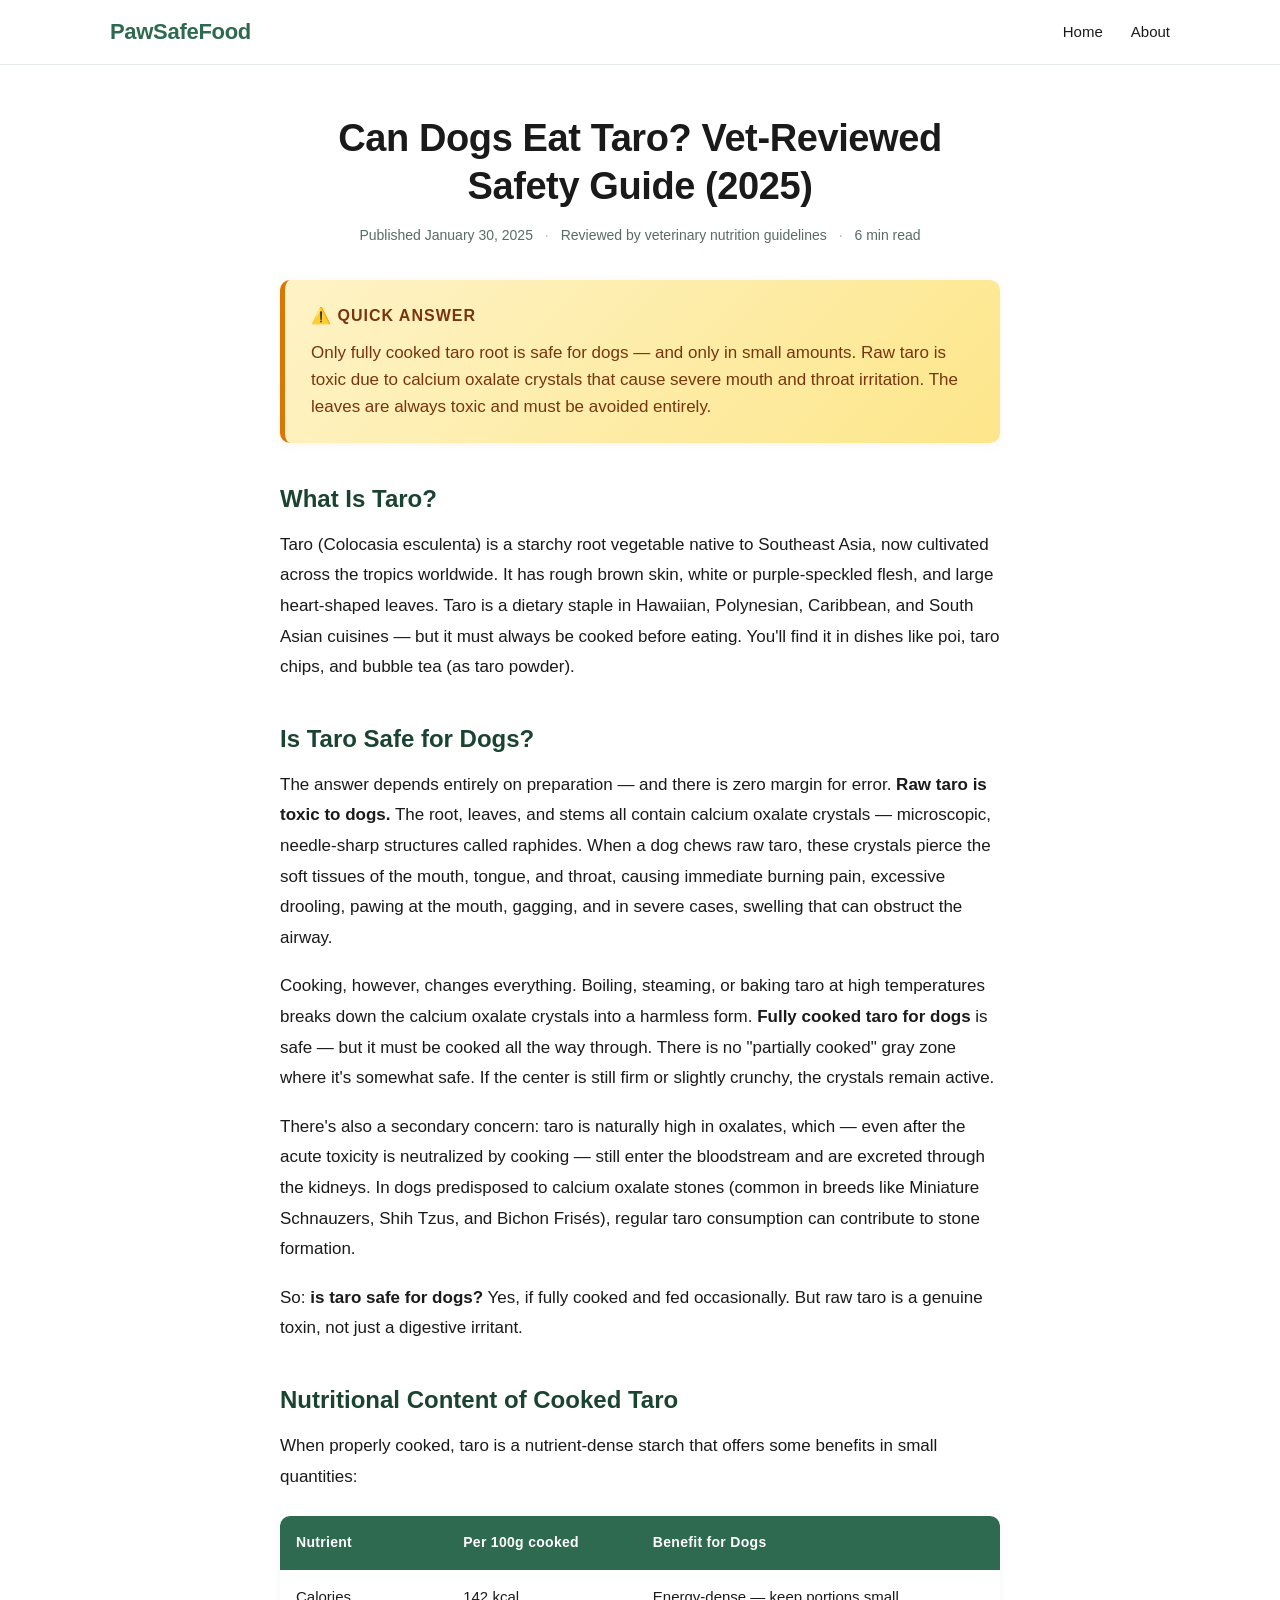
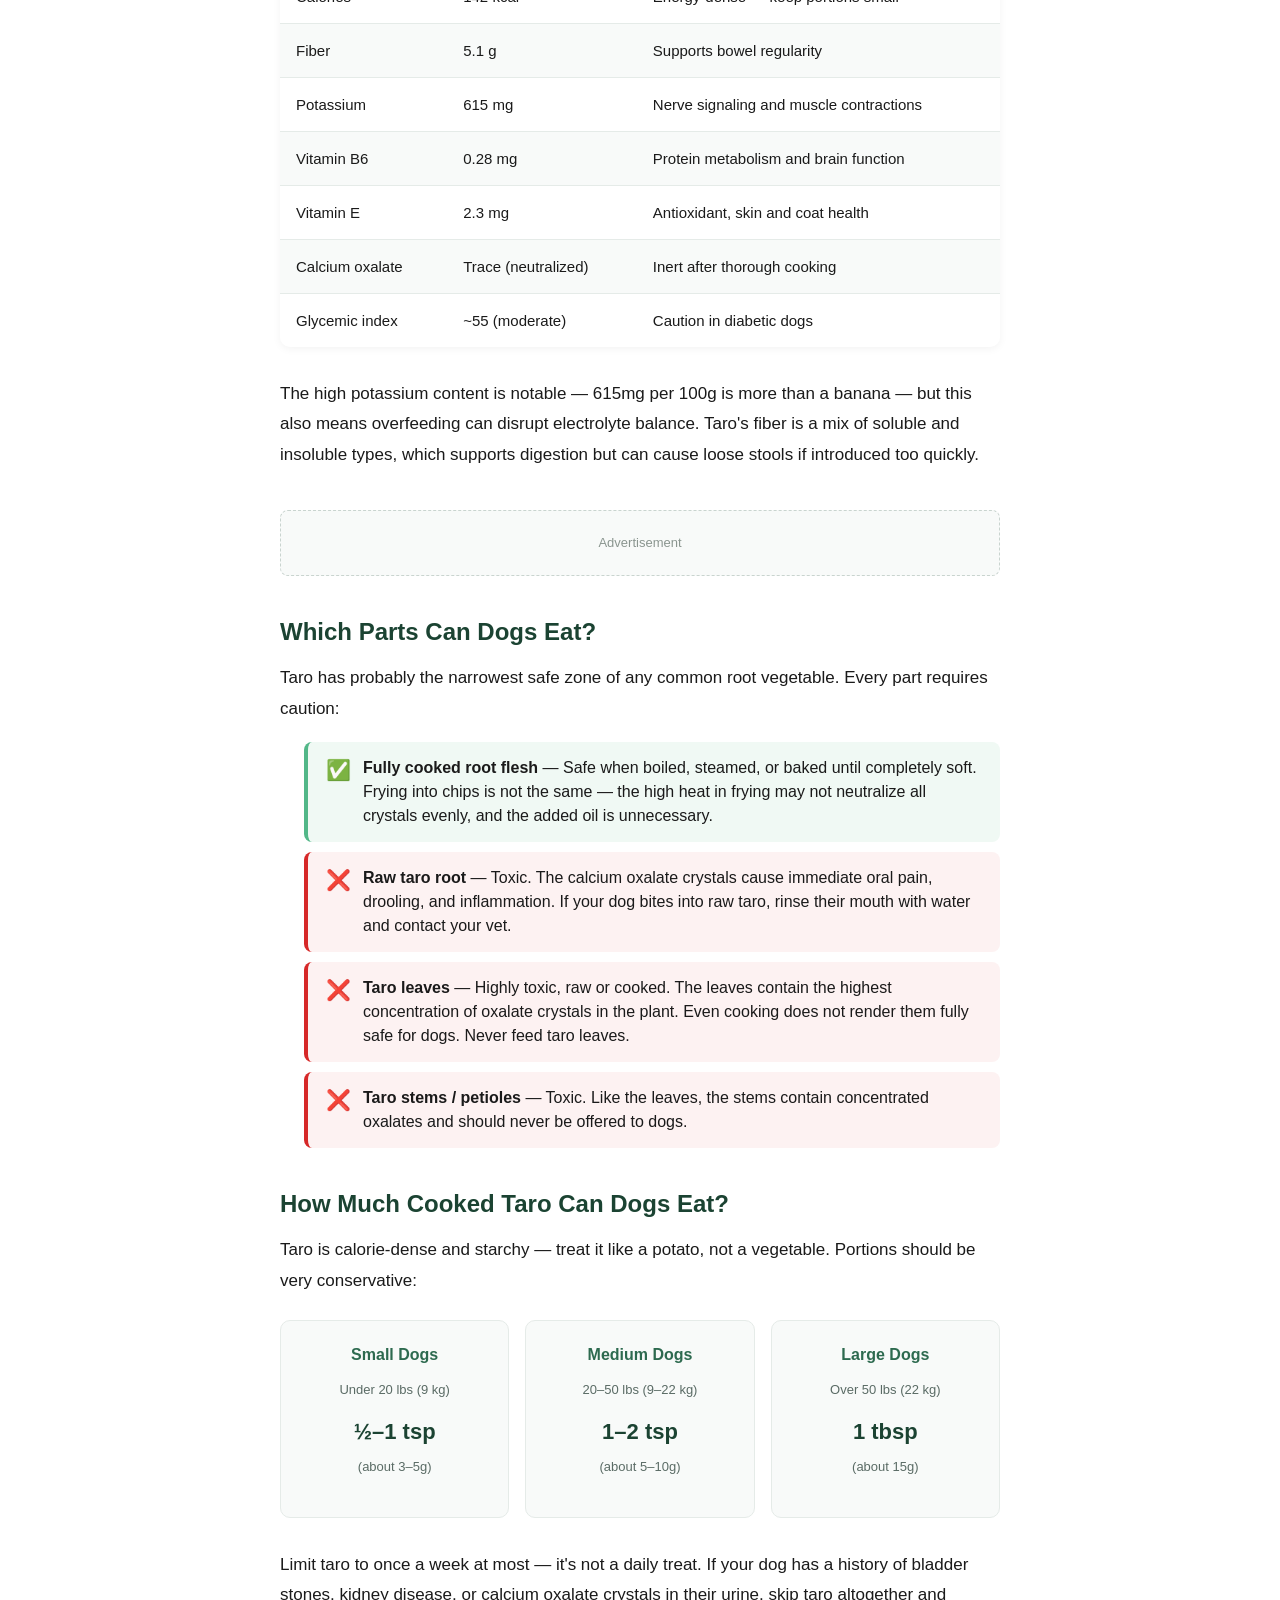
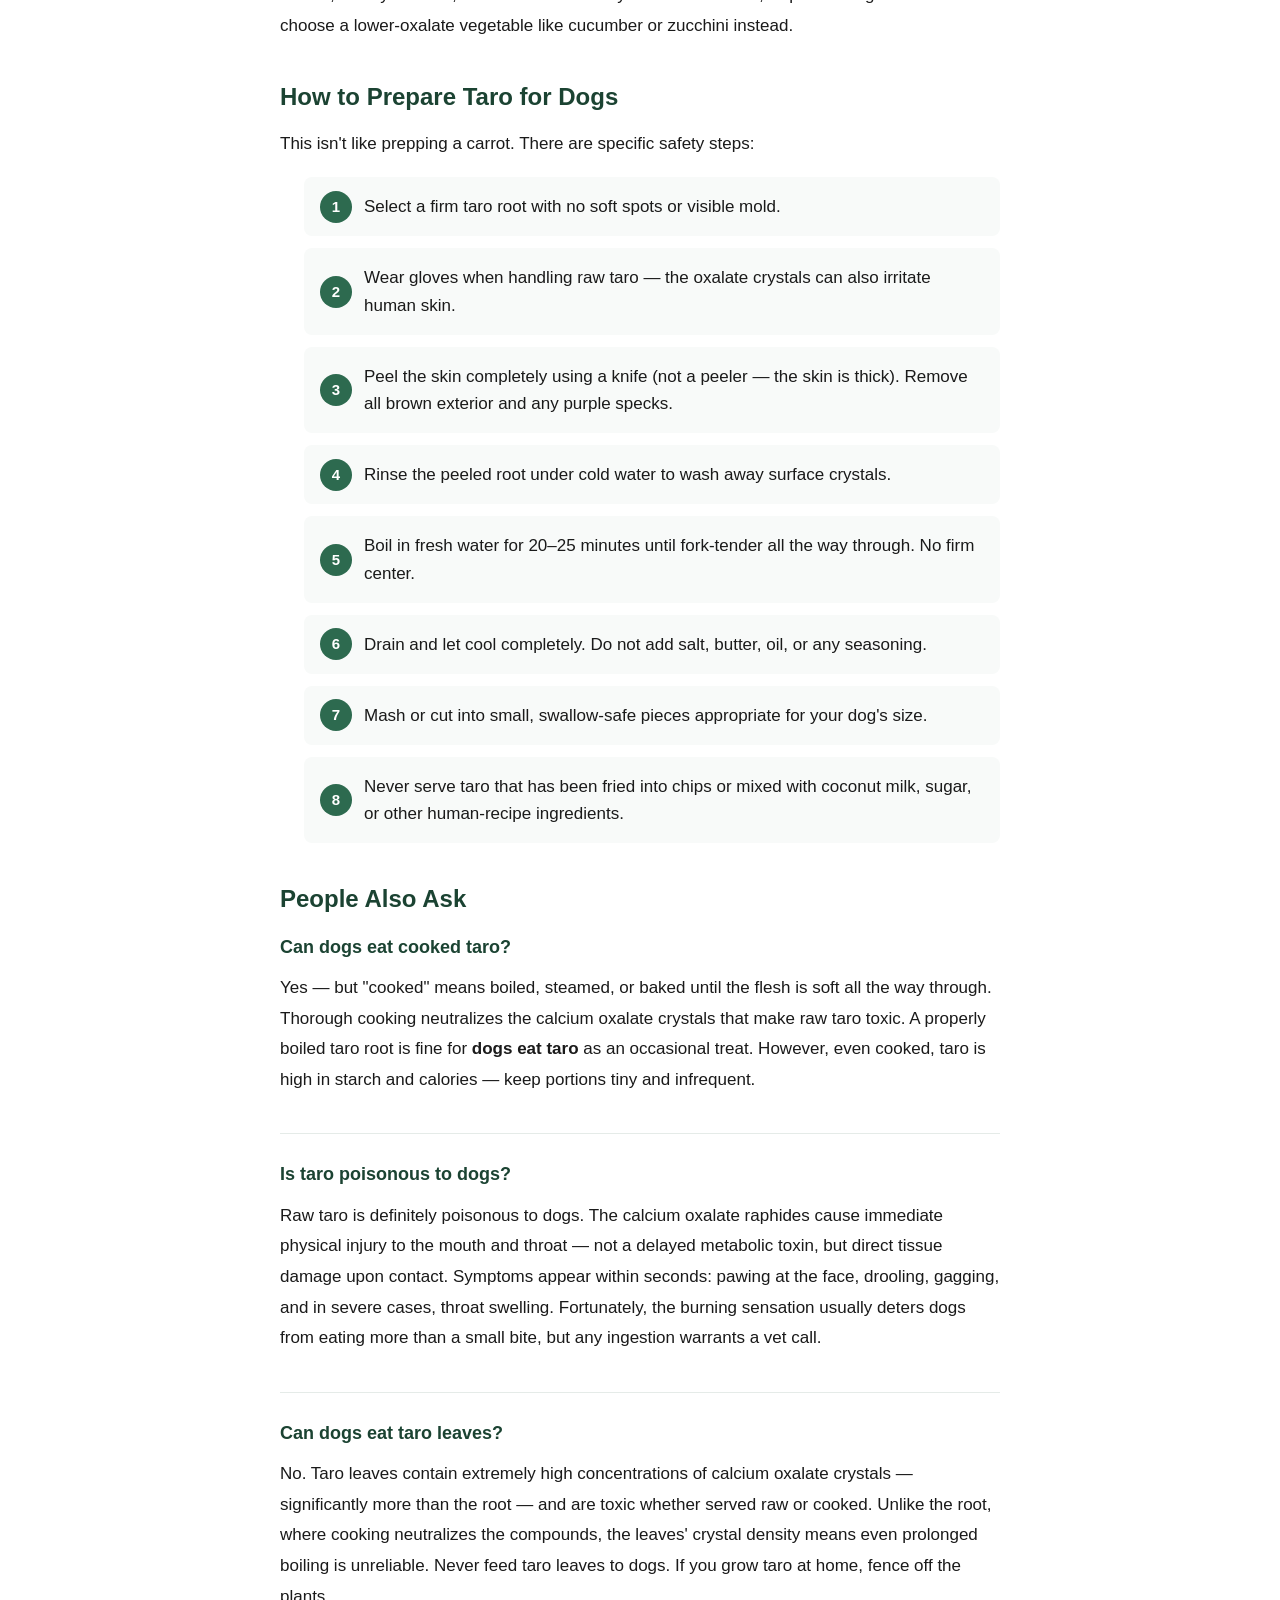
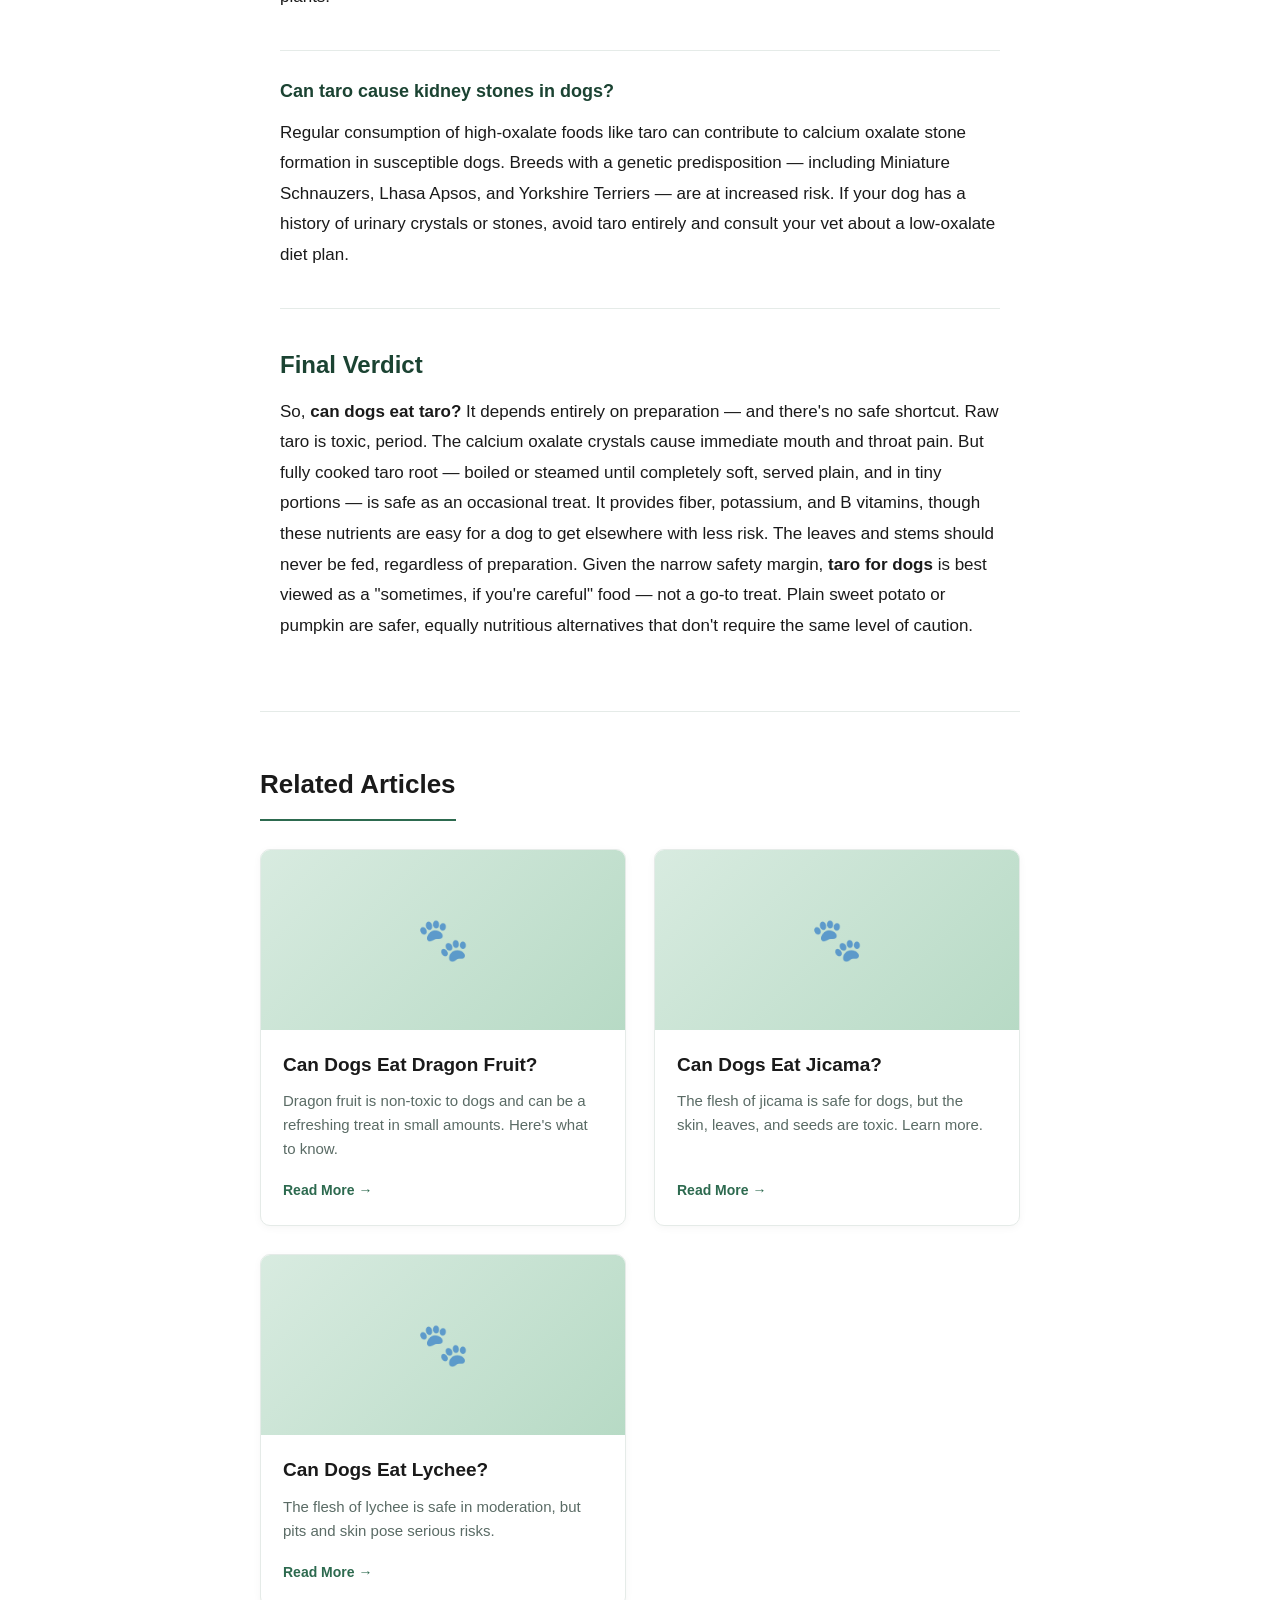
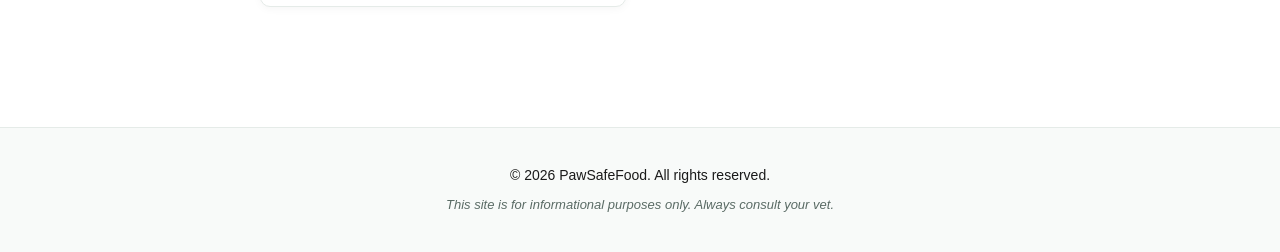
<file: can-dogs-eat-taro.html>
<!DOCTYPE html>
<html lang="en">
<head>
    <meta charset="UTF-8">
    <meta name="viewport" content="width=device-width, initial-scale=1.0">
    <title>Can Dogs Eat Taro? Safe or Not for Dogs (2025)</title>
    <meta name="description" content="Wondering if dogs can eat taro? Learn why raw taro is toxic to dogs, how cooking changes safety, and which parts to avoid entirely.">
    <meta name="keywords" content="can dogs eat taro, taro for dogs, is taro safe for dogs, dogs eat taro">
    <link rel="canonical" href="https://pawsafefood.com/can-dogs-eat-taro.html">

    <meta property="og:title" content="Can Dogs Eat Taro? Safe or Not for Dogs (2025)">
    <meta property="og:description" content="Wondering if dogs can eat taro? Learn why raw taro is toxic to dogs, how cooking changes safety, and which parts to avoid entirely.">
    <meta property="og:type" content="article">

    <link rel="stylesheet" href="style.css">

    <style>
        .article-page-narrow {
            max-width: 800px;
            margin: 0 auto;
            padding: 50px 20px 60px;
        }

        .quick-answer {
            background: linear-gradient(135deg, #fef3c7 0%, #fde68a 100%);
            border-left: 5px solid #d97706;
            border-radius: 10px;
            padding: 22px 26px;
            margin: 28px 0 36px;
            box-shadow: 0 2px 10px rgba(217, 119, 6, 0.08);
        }

        .quick-answer h2 {
            font-size: 16px;
            text-transform: uppercase;
            letter-spacing: 1px;
            color: #78350f;
            margin: 0 0 10px 0;
            font-weight: 700;
            border: none;
            padding: 0;
        }

        .quick-answer p {
            font-size: 17px;
            color: #78350f;
            margin: 0;
            line-height: 1.6;
            font-weight: 500;
        }

        .nutrition-table {
            width: 100%;
            border-collapse: collapse;
            margin: 24px 0 32px;
            font-size: 15px;
            border-radius: 10px;
            overflow: hidden;
            box-shadow: 0 2px 8px rgba(0, 0, 0, 0.05);
        }

        .nutrition-table thead {
            background-color: #2d6a4f;
            color: #ffffff;
        }

        .nutrition-table th {
            text-align: left;
            padding: 14px 16px;
            font-weight: 600;
            font-size: 14px;
            letter-spacing: 0.3px;
        }

        .nutrition-table td {
            padding: 13px 16px;
            border-bottom: 1px solid #e5ebe8;
        }

        .nutrition-table tbody tr:nth-child(even) {
            background-color: #f8faf9;
        }

        .nutrition-table tbody tr:last-child td {
            border-bottom: none;
        }

        .safety-list {
            list-style: none;
            padding: 0;
            margin: 20px 0 32px;
        }

        .safety-list li {
            padding: 14px 18px;
            margin-bottom: 10px;
            border-radius: 8px;
            font-size: 16px;
            line-height: 1.5;
            display: flex;
            align-items: flex-start;
            gap: 12px;
        }

        .safety-list li.safe {
            background-color: #f0f9f4;
            border-left: 4px solid #52b788;
        }

        .safety-list li.unsafe {
            background-color: #fdf2f2;
            border-left: 4px solid #d62828;
        }

        .safety-list .icon {
            font-size: 20px;
            flex-shrink: 0;
            line-height: 1.4;
        }

        .safety-list strong {
            color: #1a1a1a;
        }

        .serving-cards {
            display: grid;
            grid-template-columns: repeat(auto-fit, minmax(220px, 1fr));
            gap: 16px;
            margin: 24px 0 32px;
        }

        .serving-card {
            background-color: #f8faf9;
            border: 1px solid #e5ebe8;
            border-radius: 10px;
            padding: 20px;
            text-align: center;
        }

        .serving-card h4 {
            color: #2d6a4f;
            font-size: 16px;
            margin: 0 0 8px;
            font-weight: 700;
        }

        .serving-card .weight {
            font-size: 13px;
            color: #5a6b65;
            margin-bottom: 10px;
        }

        .serving-card .amount {
            font-size: 22px;
            font-weight: 700;
            color: #1b4332;
        }

        .serving-card .amount small {
            display: block;
            font-size: 13px;
            font-weight: 500;
            color: #5a6b65;
            margin-top: 4px;
        }

        .steps-list {
            counter-reset: step;
            list-style: none;
            padding: 0;
            margin: 20px 0 32px;
        }

        .steps-list li {
            counter-increment: step;
            padding: 16px 16px 16px 60px;
            margin-bottom: 12px;
            background-color: #f8faf9;
            border-radius: 8px;
            position: relative;
            line-height: 1.6;
        }

        .steps-list li::before {
            content: counter(step);
            position: absolute;
            left: 16px;
            top: 50%;
            transform: translateY(-50%);
            width: 32px;
            height: 32px;
            background-color: #2d6a4f;
            color: #ffffff;
            border-radius: 50%;
            display: flex;
            align-items: center;
            justify-content: center;
            font-weight: 700;
            font-size: 15px;
        }

        .faq-item {
            margin-bottom: 24px;
            padding-bottom: 20px;
            border-bottom: 1px solid #e5ebe8;
        }

        .faq-item:last-child {
            border-bottom: none;
        }

        .faq-item h3 {
            color: #1b4332;
            font-size: 18px;
            margin: 0 0 10px;
        }

        .ad-space {
            margin: 40px 0;
            padding: 20px;
            text-align: center;
            background-color: #f8faf9;
            border: 1px dashed #c9d4cf;
            border-radius: 8px;
            color: #8a958f;
            font-size: 13px;
        }

        @media (max-width: 640px) {
            .article-page-narrow {
                padding: 30px 16px 40px;
            }
            .nutrition-table {
                font-size: 14px;
            }
            .nutrition-table th,
            .nutrition-table td {
                padding: 10px 12px;
            }
            .serving-cards {
                grid-template-columns: 1fr;
            }
        }
    </style>

    <script type="application/ld+json">
    {
        "@context": "https://schema.org",
        "@type": "Article",
        "headline": "Can Dogs Eat Taro? Vet-Reviewed Safety Guide (2025)",
        "description": "Wondering if dogs can eat taro? Learn why raw taro is toxic to dogs, how cooking changes safety, and which parts to avoid entirely.",
        "author": { "@type": "Organization", "name": "PawSafeFood" },
        "publisher": { "@type": "Organization", "name": "PawSafeFood" },
        "datePublished": "2025-01-30",
        "dateModified": "2025-01-30"
    }
    </script>

    <script type="application/ld+json">
    {
        "@context": "https://schema.org",
        "@type": "FAQPage",
        "mainEntity": [
            {
                "@type": "Question",
                "name": "Can dogs eat cooked taro?",
                "acceptedAnswer": {
                    "@type": "Answer",
                    "text": "Yes, fully cooked taro root (boiled, steamed, or baked until completely soft) is safe in small amounts. Thorough cooking neutralizes the calcium oxalate crystals that make raw taro toxic. Serve plain, with no seasoning, butter, or salt."
                }
            },
            {
                "@type": "Question",
                "name": "Is taro poisonous to dogs?",
                "acceptedAnswer": {
                    "@type": "Answer",
                    "text": "Raw taro is poisonous to dogs. It contains needle-like calcium oxalate crystals that cause immediate oral pain, drooling, vomiting, and throat swelling. In severe cases, airway obstruction from swelling can become a medical emergency. Always cook taro fully before offering any to a dog."
                }
            },
            {
                "@type": "Question",
                "name": "Can dogs eat taro leaves?",
                "acceptedAnswer": {
                    "@type": "Answer",
                    "text": "No. Taro leaves contain extremely high concentrations of calcium oxalate crystals and are toxic to dogs whether raw or cooked. The leaves should never be fed to dogs under any circumstances."
                }
            },
            {
                "@type": "Question",
                "name": "Can taro cause kidney stones in dogs?",
                "acceptedAnswer": {
                    "@type": "Answer",
                    "text": "Regular feeding of oxalate-rich foods like taro may contribute to calcium oxalate stone formation in predisposed dogs. If your dog has a history of urinary stones or kidney issues, taro should be avoided entirely — even cooked — and you should consult your vet about dietary oxalate management."
                }
            }
        ]
    }
    </script>
</head>
<body>

    <header class="site-header">
        <div class="container nav-container">
            <a href="index.html" class="site-logo">PawSafeFood</a>
            <nav class="site-nav">
                <a href="index.html">Home</a>
                <a href="about.html">About</a>
            </nav>
        </div>
    </header>

    <main class="article-page-narrow">

        <article class="article-content">

            <header class="article-header">
                <h1>Can Dogs Eat Taro? Vet-Reviewed Safety Guide (2025)</h1>
                <p class="article-meta">
                    <time datetime="2025-01-30">Published January 30, 2025</time>
                    <span class="separator">·</span>
                    <span>Reviewed by veterinary nutrition guidelines</span>
                    <span class="separator">·</span>
                    <span>6 min read</span>
                </p>
            </header>

            <div class="quick-answer">
                <h2>⚠️ Quick Answer</h2>
                <p>Only fully cooked taro root is safe for dogs — and only in small amounts. Raw taro is toxic due to calcium oxalate crystals that cause severe mouth and throat irritation. The leaves are always toxic and must be avoided entirely.</p>
            </div>

            <div class="article-body">

                <h2>What Is Taro?</h2>
                <p>Taro (Colocasia esculenta) is a starchy root vegetable native to Southeast Asia, now cultivated across the tropics worldwide. It has rough brown skin, white or purple-speckled flesh, and large heart-shaped leaves. Taro is a dietary staple in Hawaiian, Polynesian, Caribbean, and South Asian cuisines — but it must always be cooked before eating. You'll find it in dishes like poi, taro chips, and bubble tea (as taro powder).</p>

                <h2>Is Taro Safe for Dogs?</h2>
                <p>The answer depends entirely on preparation — and there is zero margin for error. <strong>Raw taro is toxic to dogs.</strong> The root, leaves, and stems all contain calcium oxalate crystals — microscopic, needle-sharp structures called raphides. When a dog chews raw taro, these crystals pierce the soft tissues of the mouth, tongue, and throat, causing immediate burning pain, excessive drooling, pawing at the mouth, gagging, and in severe cases, swelling that can obstruct the airway.</p>

                <p>Cooking, however, changes everything. Boiling, steaming, or baking taro at high temperatures breaks down the calcium oxalate crystals into a harmless form. <strong>Fully cooked taro for dogs</strong> is safe — but it must be cooked all the way through. There is no "partially cooked" gray zone where it's somewhat safe. If the center is still firm or slightly crunchy, the crystals remain active.</p>

                <p>There's also a secondary concern: taro is naturally high in oxalates, which — even after the acute toxicity is neutralized by cooking — still enter the bloodstream and are excreted through the kidneys. In dogs predisposed to calcium oxalate stones (common in breeds like Miniature Schnauzers, Shih Tzus, and Bichon Frisés), regular taro consumption can contribute to stone formation.</p>

                <p>So: <strong>is taro safe for dogs?</strong> Yes, if fully cooked and fed occasionally. But raw taro is a genuine toxin, not just a digestive irritant.</p>

                <h2>Nutritional Content of Cooked Taro</h2>
                <p>When properly cooked, taro is a nutrient-dense starch that offers some benefits in small quantities:</p>

                <table class="nutrition-table">
                    <thead>
                        <tr>
                            <th>Nutrient</th>
                            <th>Per 100g cooked</th>
                            <th>Benefit for Dogs</th>
                        </tr>
                    </thead>
                    <tbody>
                        <tr>
                            <td>Calories</td>
                            <td>142 kcal</td>
                            <td>Energy-dense — keep portions small</td>
                        </tr>
                        <tr>
                            <td>Fiber</td>
                            <td>5.1 g</td>
                            <td>Supports bowel regularity</td>
                        </tr>
                        <tr>
                            <td>Potassium</td>
                            <td>615 mg</td>
                            <td>Nerve signaling and muscle contractions</td>
                        </tr>
                        <tr>
                            <td>Vitamin B6</td>
                            <td>0.28 mg</td>
                            <td>Protein metabolism and brain function</td>
                        </tr>
                        <tr>
                            <td>Vitamin E</td>
                            <td>2.3 mg</td>
                            <td>Antioxidant, skin and coat health</td>
                        </tr>
                        <tr>
                            <td>Calcium oxalate</td>
                            <td>Trace (neutralized)</td>
                            <td>Inert after thorough cooking</td>
                        </tr>
                        <tr>
                            <td>Glycemic index</td>
                            <td>~55 (moderate)</td>
                            <td>Caution in diabetic dogs</td>
                        </tr>
                    </tbody>
                </table>

                <p>The high potassium content is notable — 615mg per 100g is more than a banana — but this also means overfeeding can disrupt electrolyte balance. Taro's fiber is a mix of soluble and insoluble types, which supports digestion but can cause loose stools if introduced too quickly.</p>

                <!-- ADSPACE: Insert Google AdSense code here -->
                <div class="ad-space">
                    <!-- ADSPACE: Insert Google AdSense code here -->
                    Advertisement
                </div>

                <h2>Which Parts Can Dogs Eat?</h2>
                <p>Taro has probably the narrowest safe zone of any common root vegetable. Every part requires caution:</p>

                <ul class="safety-list">
                    <li class="safe">
                        <span class="icon">✅</span>
                        <span><strong>Fully cooked root flesh</strong> — Safe when boiled, steamed, or baked until completely soft. Frying into chips is not the same — the high heat in frying may not neutralize all crystals evenly, and the added oil is unnecessary.</span>
                    </li>
                    <li class="unsafe">
                        <span class="icon">❌</span>
                        <span><strong>Raw taro root</strong> — Toxic. The calcium oxalate crystals cause immediate oral pain, drooling, and inflammation. If your dog bites into raw taro, rinse their mouth with water and contact your vet.</span>
                    </li>
                    <li class="unsafe">
                        <span class="icon">❌</span>
                        <span><strong>Taro leaves</strong> — Highly toxic, raw or cooked. The leaves contain the highest concentration of oxalate crystals in the plant. Even cooking does not render them fully safe for dogs. Never feed taro leaves.</span>
                    </li>
                    <li class="unsafe">
                        <span class="icon">❌</span>
                        <span><strong>Taro stems / petioles</strong> — Toxic. Like the leaves, the stems contain concentrated oxalates and should never be offered to dogs.</span>
                    </li>
                </ul>

                <h2>How Much Cooked Taro Can Dogs Eat?</h2>
                <p>Taro is calorie-dense and starchy — treat it like a potato, not a vegetable. Portions should be very conservative:</p>

                <div class="serving-cards">
                    <div class="serving-card">
                        <h4>Small Dogs</h4>
                        <p class="weight">Under 20 lbs (9 kg)</p>
                        <p class="amount">½–1 tsp<small>(about 3–5g)</small></p>
                    </div>
                    <div class="serving-card">
                        <h4>Medium Dogs</h4>
                        <p class="weight">20–50 lbs (9–22 kg)</p>
                        <p class="amount">1–2 tsp<small>(about 5–10g)</small></p>
                    </div>
                    <div class="serving-card">
                        <h4>Large Dogs</h4>
                        <p class="weight">Over 50 lbs (22 kg)</p>
                        <p class="amount">1 tbsp<small>(about 15g)</small></p>
                    </div>
                </div>

                <p>Limit taro to once a week at most — it's not a daily treat. If your dog has a history of bladder stones, kidney disease, or calcium oxalate crystals in their urine, skip taro altogether and choose a lower-oxalate vegetable like cucumber or zucchini instead.</p>

                <h2>How to Prepare Taro for Dogs</h2>
                <p>This isn't like prepping a carrot. There are specific safety steps:</p>

                <ol class="steps-list">
                    <li>Select a firm taro root with no soft spots or visible mold.</li>
                    <li>Wear gloves when handling raw taro — the oxalate crystals can also irritate human skin.</li>
                    <li>Peel the skin completely using a knife (not a peeler — the skin is thick). Remove all brown exterior and any purple specks.</li>
                    <li>Rinse the peeled root under cold water to wash away surface crystals.</li>
                    <li>Boil in fresh water for 20–25 minutes until fork-tender all the way through. No firm center.</li>
                    <li>Drain and let cool completely. Do not add salt, butter, oil, or any seasoning.</li>
                    <li>Mash or cut into small, swallow-safe pieces appropriate for your dog's size.</li>
                    <li>Never serve taro that has been fried into chips or mixed with coconut milk, sugar, or other human-recipe ingredients.</li>
                </ol>

                <h2>People Also Ask</h2>

                <div class="faq-item">
                    <h3>Can dogs eat cooked taro?</h3>
                    <p>Yes — but "cooked" means boiled, steamed, or baked until the flesh is soft all the way through. Thorough cooking neutralizes the calcium oxalate crystals that make raw taro toxic. A properly boiled taro root is fine for <strong>dogs eat taro</strong> as an occasional treat. However, even cooked, taro is high in starch and calories — keep portions tiny and infrequent.</p>
                </div>

                <div class="faq-item">
                    <h3>Is taro poisonous to dogs?</h3>
                    <p>Raw taro is definitely poisonous to dogs. The calcium oxalate raphides cause immediate physical injury to the mouth and throat — not a delayed metabolic toxin, but direct tissue damage upon contact. Symptoms appear within seconds: pawing at the face, drooling, gagging, and in severe cases, throat swelling. Fortunately, the burning sensation usually deters dogs from eating more than a small bite, but any ingestion warrants a vet call.</p>
                </div>

                <div class="faq-item">
                    <h3>Can dogs eat taro leaves?</h3>
                    <p>No. Taro leaves contain extremely high concentrations of calcium oxalate crystals — significantly more than the root — and are toxic whether served raw or cooked. Unlike the root, where cooking neutralizes the compounds, the leaves' crystal density means even prolonged boiling is unreliable. Never feed taro leaves to dogs. If you grow taro at home, fence off the plants.</p>
                </div>

                <div class="faq-item">
                    <h3>Can taro cause kidney stones in dogs?</h3>
                    <p>Regular consumption of high-oxalate foods like taro can contribute to calcium oxalate stone formation in susceptible dogs. Breeds with a genetic predisposition — including Miniature Schnauzers, Lhasa Apsos, and Yorkshire Terriers — are at increased risk. If your dog has a history of urinary crystals or stones, avoid taro entirely and consult your vet about a low-oxalate diet plan.</p>
                </div>

                <h2>Final Verdict</h2>
                <p>So, <strong>can dogs eat taro?</strong> It depends entirely on preparation — and there's no safe shortcut. Raw taro is toxic, period. The calcium oxalate crystals cause immediate mouth and throat pain. But fully cooked taro root — boiled or steamed until completely soft, served plain, and in tiny portions — is safe as an occasional treat. It provides fiber, potassium, and B vitamins, though these nutrients are easy for a dog to get elsewhere with less risk. The leaves and stems should never be fed, regardless of preparation. Given the narrow safety margin, <strong>taro for dogs</strong> is best viewed as a "sometimes, if you're careful" food — not a go-to treat. Plain sweet potato or pumpkin are safer, equally nutritious alternatives that don't require the same level of caution.</p>

            </div>

        </article>

        <section class="related-section">
            <h2 class="section-title">Related Articles</h2>
            <div class="article-grid">

                <article class="article-card">
                    <div class="card-image-placeholder" aria-label="Dragon fruit illustration"></div>
                    <div class="card-body">
                        <h3><a href="can-dogs-eat-dragon-fruit.html">Can Dogs Eat Dragon Fruit?</a></h3>
                        <p>Dragon fruit is non-toxic to dogs and can be a refreshing treat in small amounts. Here's what to know.</p>
                        <a href="can-dogs-eat-dragon-fruit.html" class="read-more">Read More →</a>
                    </div>
                </article>

                <article class="article-card">
                    <div class="card-image-placeholder" aria-label="Jicama illustration"></div>
                    <div class="card-body">
                        <h3><a href="can-dogs-eat-jicama.html">Can Dogs Eat Jicama?</a></h3>
                        <p>The flesh of jicama is safe for dogs, but the skin, leaves, and seeds are toxic. Learn more.</p>
                        <a href="can-dogs-eat-jicama.html" class="read-more">Read More →</a>
                    </div>
                </article>

                <article class="article-card">
                    <div class="card-image-placeholder" aria-label="Lychee fruit illustration"></div>
                    <div class="card-body">
                        <h3><a href="can-dogs-eat-lychee.html">Can Dogs Eat Lychee?</a></h3>
                        <p>The flesh of lychee is safe in moderation, but pits and skin pose serious risks.</p>
                        <a href="can-dogs-eat-lychee.html" class="read-more">Read More →</a>
                    </div>
                </article>

            </div>
        </section>

    </main>

    <footer class="site-footer">
        <div class="container">
            <p class="copyright">&copy; 2026 PawSafeFood. All rights reserved.</p>
            <p class="disclaimer">This site is for informational purposes only. Always consult your vet.</p>
        </div>
    </footer>

</body>
</html>
</file>
<file: style.css>
/* ==========================================================================
   PawSafeFood - Main Stylesheet
   ========================================================================== */

/* Reset & Base
   ========================================================================== */
*,
*::before,
*::after {
    box-sizing: border-box;
    margin: 0;
    padding: 0;
}

:root {
    --primary: #2d6a4f;
    --primary-dark: #1b4332;
    --primary-light: #52b788;
    --bg: #ffffff;
    --bg-alt: #f8faf9;
    --text: #1a1a1a;
    --text-muted: #5a6b65;
    --border: #e5ebe8;
    --shadow: 0 2px 8px rgba(0, 0, 0, 0.04);
    --shadow-hover: 0 8px 24px rgba(45, 106, 79, 0.12);
    --radius: 10px;
    --content-width: 1100px;
    --article-width: 720px;
}

html {
    scroll-behavior: smooth;
    -webkit-text-size-adjust: 100%;
}

body {
    font-family: -apple-system, BlinkMacSystemFont, "Segoe UI", Roboto, Oxygen,
        Ubuntu, Cantarell, "Helvetica Neue", Arial, sans-serif;
    font-size: 17px;
    line-height: 1.7;
    color: var(--text);
    background-color: var(--bg);
    -webkit-font-smoothing: antialiased;
    -moz-osx-font-smoothing: grayscale;
}

img {
    max-width: 100%;
    height: auto;
    display: block;
}

a {
    color: var(--primary);
    text-decoration: none;
    transition: color 0.2s ease;
}

a:hover {
    color: var(--primary-dark);
}

/* Layout
   ========================================================================== */
.container {
    width: 100%;
    max-width: var(--content-width);
    margin: 0 auto;
    padding: 0 20px;
}

/* Header / Navigation
   ========================================================================== */
.site-header {
    background-color: var(--bg);
    border-bottom: 1px solid var(--border);
    position: sticky;
    top: 0;
    z-index: 100;
}

.nav-container {
    display: flex;
    align-items: center;
    justify-content: space-between;
    height: 64px;
}

.site-logo {
    font-size: 22px;
    font-weight: 700;
    color: var(--primary);
    letter-spacing: -0.3px;
}

.site-logo:hover {
    color: var(--primary-dark);
}

.site-nav {
    display: flex;
    gap: 28px;
}

.site-nav a {
    color: var(--text);
    font-weight: 500;
    font-size: 15px;
}

.site-nav a:hover {
    color: var(--primary);
}

/* Hero
   ========================================================================== */
.hero {
    background: linear-gradient(135deg, #f0f7f3 0%, #e8f3ed 100%);
    padding: 70px 0 60px;
    text-align: center;
    border-bottom: 1px solid var(--border);
}

.hero h1 {
    font-size: clamp(28px, 5vw, 42px);
    font-weight: 800;
    color: var(--primary-dark);
    margin-bottom: 16px;
    line-height: 1.2;
    letter-spacing: -0.5px;
    max-width: 800px;
    margin-left: auto;
    margin-right: auto;
}

.hero-subtitle {
    font-size: clamp(16px, 2.5vw, 19px);
    color: var(--text-muted);
    max-width: 620px;
    margin: 0 auto;
}

/* Main Content
   ========================================================================== */
.main-content {
    padding: 60px 20px;
}

.section-title {
    font-size: 26px;
    font-weight: 700;
    color: var(--text);
    margin-bottom: 32px;
    padding-bottom: 12px;
    border-bottom: 2px solid var(--primary);
    display: inline-block;
}

/* Article Grid & Cards
   ========================================================================== */
.article-grid {
    display: grid;
    grid-template-columns: repeat(auto-fill, minmax(300px, 1fr));
    gap: 28px;
}

.article-card {
    background-color: var(--bg);
    border: 1px solid var(--border);
    border-radius: var(--radius);
    overflow: hidden;
    box-shadow: var(--shadow);
    transition: transform 0.25s ease, box-shadow 0.25s ease,
        border-color 0.25s ease;
    display: flex;
    flex-direction: column;
}

.article-card:hover {
    transform: translateY(-4px);
    box-shadow: var(--shadow-hover);
    border-color: var(--primary-light);
}

.card-image-placeholder {
    width: 100%;
    height: 180px;
    background: linear-gradient(135deg, #d8ebe0 0%, #b7dac5 100%);
    position: relative;
}

.card-image-placeholder::after {
    content: "🐾";
    position: absolute;
    top: 50%;
    left: 50%;
    transform: translate(-50%, -50%);
    font-size: 42px;
    opacity: 0.6;
}

.card-body {
    padding: 22px;
    flex: 1;
    display: flex;
    flex-direction: column;
}

.card-body h3 {
    font-size: 19px;
    font-weight: 700;
    margin-bottom: 12px;
    line-height: 1.35;
}

.card-body h3 a {
    color: var(--text);
}

.article-card:hover .card-body h3 a {
    color: var(--primary);
}

.card-body p {
    color: var(--text-muted);
    font-size: 15px;
    line-height: 1.6;
    margin-bottom: 18px;
    flex: 1;
}

.read-more {
    font-weight: 600;
    font-size: 14px;
    color: var(--primary);
    align-self: flex-start;
}

.read-more:hover {
    color: var(--primary-dark);
    transform: translateX(2px);
}

/* Article Page
   ========================================================================== */
.article-page {
    padding: 50px 20px 60px;
}

.article-content {
    max-width: var(--article-width);
    margin: 0 auto;
}

.article-header {
    margin-bottom: 32px;
    text-align: center;
}

.article-header h1 {
    font-size: clamp(26px, 4.5vw, 38px);
    font-weight: 800;
    color: var(--text);
    line-height: 1.25;
    margin-bottom: 14px;
    letter-spacing: -0.4px;
}

.article-meta {
    color: var(--text-muted);
    font-size: 14px;
}

.article-meta .separator {
    margin: 0 8px;
    opacity: 0.5;
}

.article-image-placeholder {
    width: 100%;
    height: 320px;
    background: linear-gradient(135deg, #d8ebe0 0%, #b7dac5 100%);
    border-radius: var(--radius);
    margin-bottom: 36px;
    position: relative;
}

.article-image-placeholder::after {
    content: "🐾";
    position: absolute;
    top: 50%;
    left: 50%;
    transform: translate(-50%, -50%);
    font-size: 64px;
    opacity: 0.5;
}

.article-body {
    font-size: 17px;
    line-height: 1.8;
    color: var(--text);
}

.article-body .lead {
    font-size: 19px;
    color: var(--text-muted);
    margin-bottom: 28px;
    font-weight: 400;
    line-height: 1.7;
}

.article-body h2 {
    font-size: 24px;
    font-weight: 700;
    color: var(--primary-dark);
    margin: 40px 0 16px;
    line-height: 1.3;
}

.article-body h3 {
    font-size: 20px;
    font-weight: 700;
    color: var(--text);
    margin: 28px 0 12px;
}

.article-body p {
    margin-bottom: 18px;
}

.article-body ul,
.article-body ol {
    margin: 0 0 22px 24px;
}

.article-body li {
    margin-bottom: 8px;
}

/* Related Articles Section
   ========================================================================== */
.related-section {
    max-width: var(--content-width);
    margin: 70px auto 0;
    padding-top: 50px;
    border-top: 1px solid var(--border);
}

.related-section .section-title {
    margin-bottom: 28px;
}

.related-section .article-grid {
    grid-template-columns: repeat(auto-fill, minmax(260px, 1fr));
}

/* Footer
   ========================================================================== */
.site-footer {
    background-color: var(--bg-alt);
    border-top: 1px solid var(--border);
    padding: 36px 0;
    margin-top: 60px;
    text-align: center;
}

.site-footer .copyright {
    color: var(--text);
    font-size: 14px;
    font-weight: 500;
    margin-bottom: 6px;
}

.site-footer .disclaimer {
    color: var(--text-muted);
    font-size: 13px;
    font-style: italic;
}

/* Responsive
   ========================================================================== */
@media (max-width: 640px) {
    .nav-container {
        height: 56px;
    }

    .site-logo {
        font-size: 19px;
    }

    .site-nav {
        gap: 18px;
    }

    .site-nav a {
        font-size: 14px;
    }

    .hero {
        padding: 50px 0 40px;
    }

    .main-content {
        padding: 40px 16px;
    }

    .article-grid {
        grid-template-columns: 1fr;
        gap: 20px;
    }

    .card-image-placeholder {
        height: 160px;
    }

    .article-image-placeholder {
        height: 220px;
    }

    .article-body {
        font-size: 16px;
    }

    .article-body h2 {
        font-size: 21px;
    }

    .article-body h3 {
        font-size: 18px;
    }
}

@media (max-width: 380px) {
    .container {
        padding: 0 14px;
    }

    .site-nav {
        gap: 14px;
    }
}
</file>
